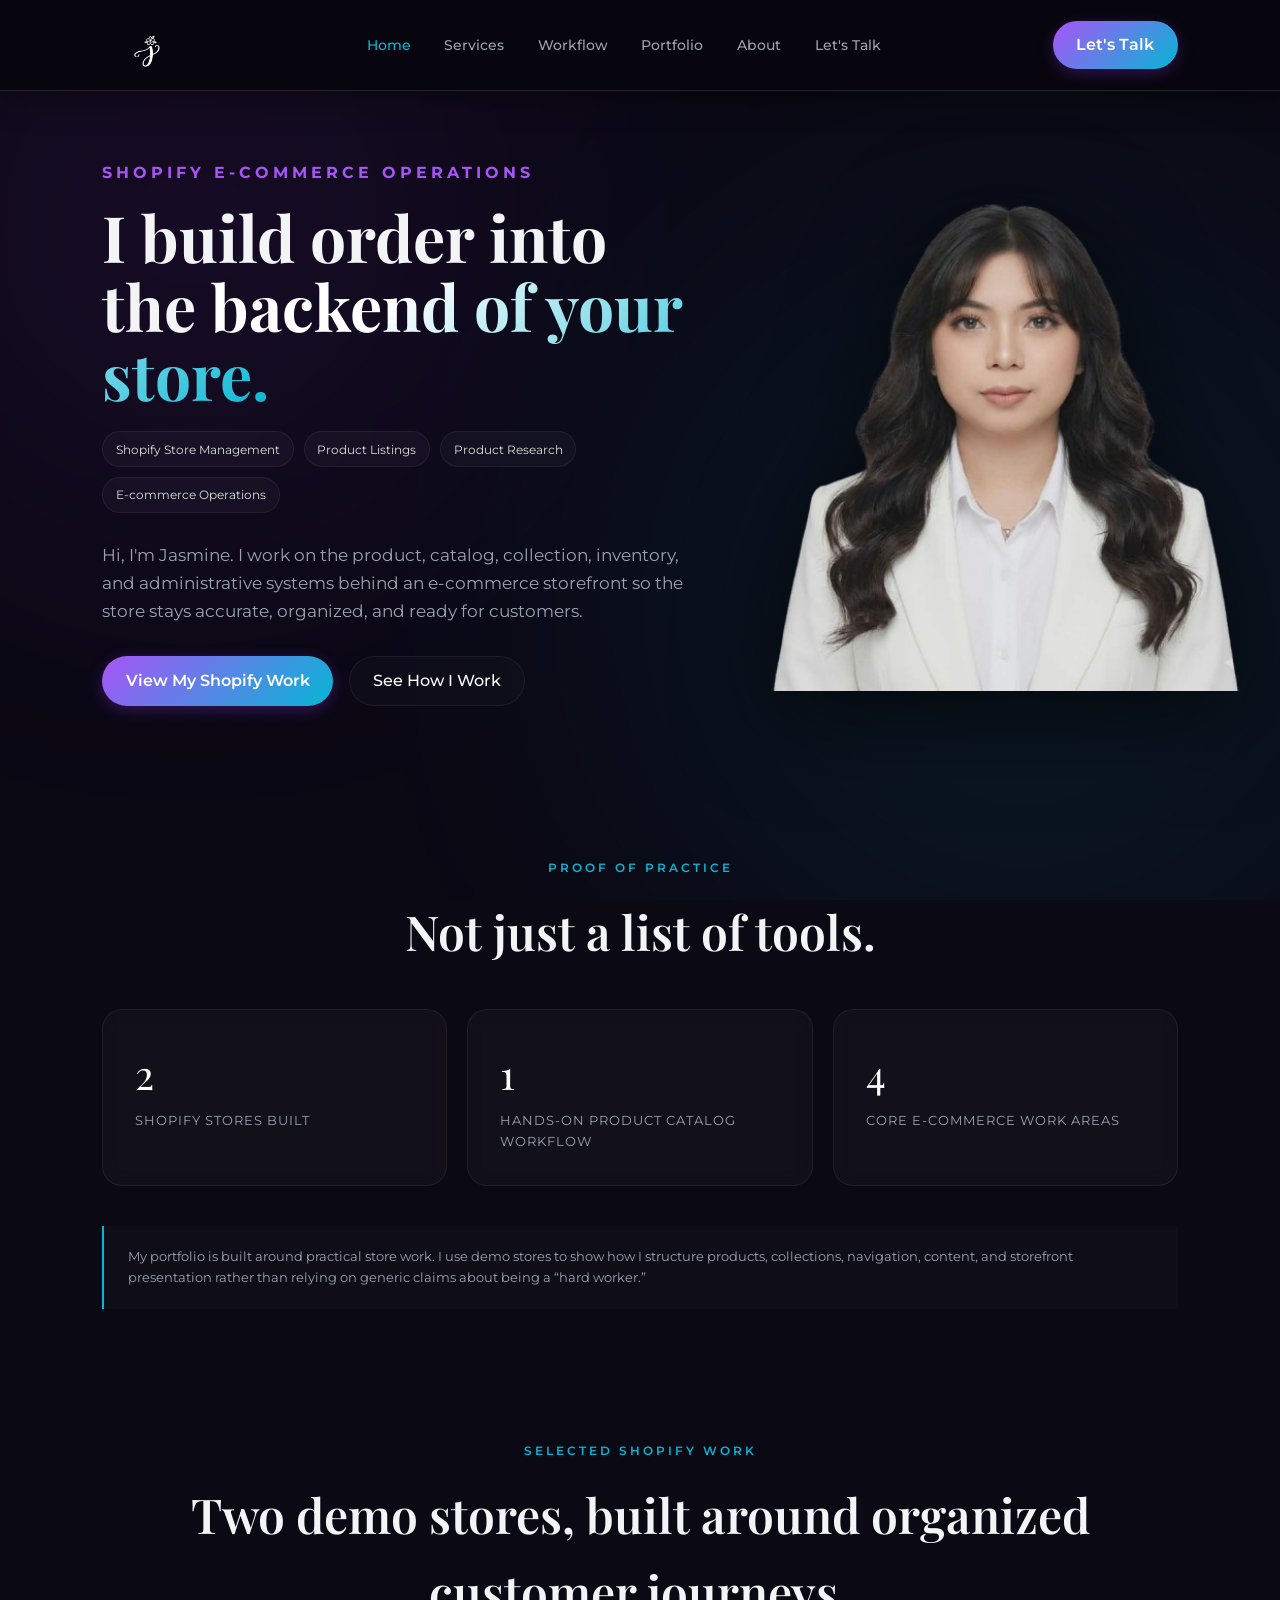
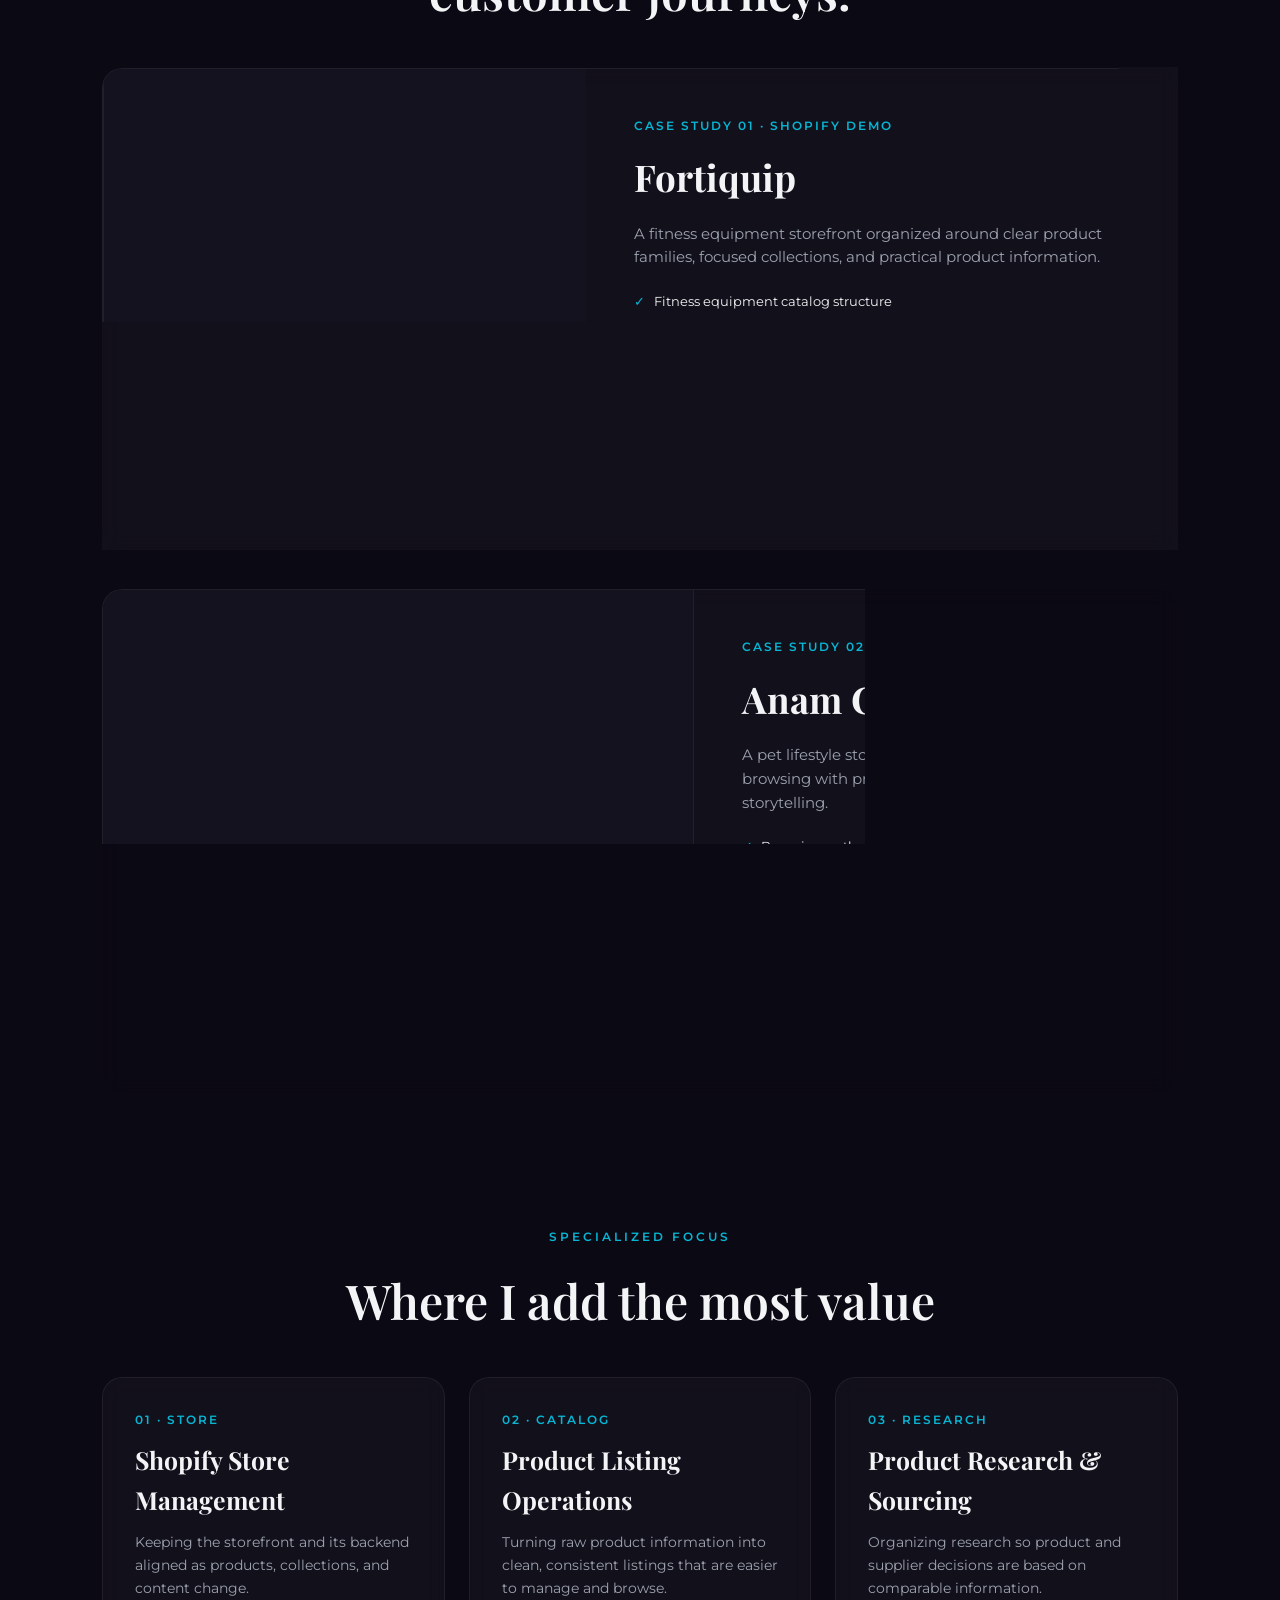
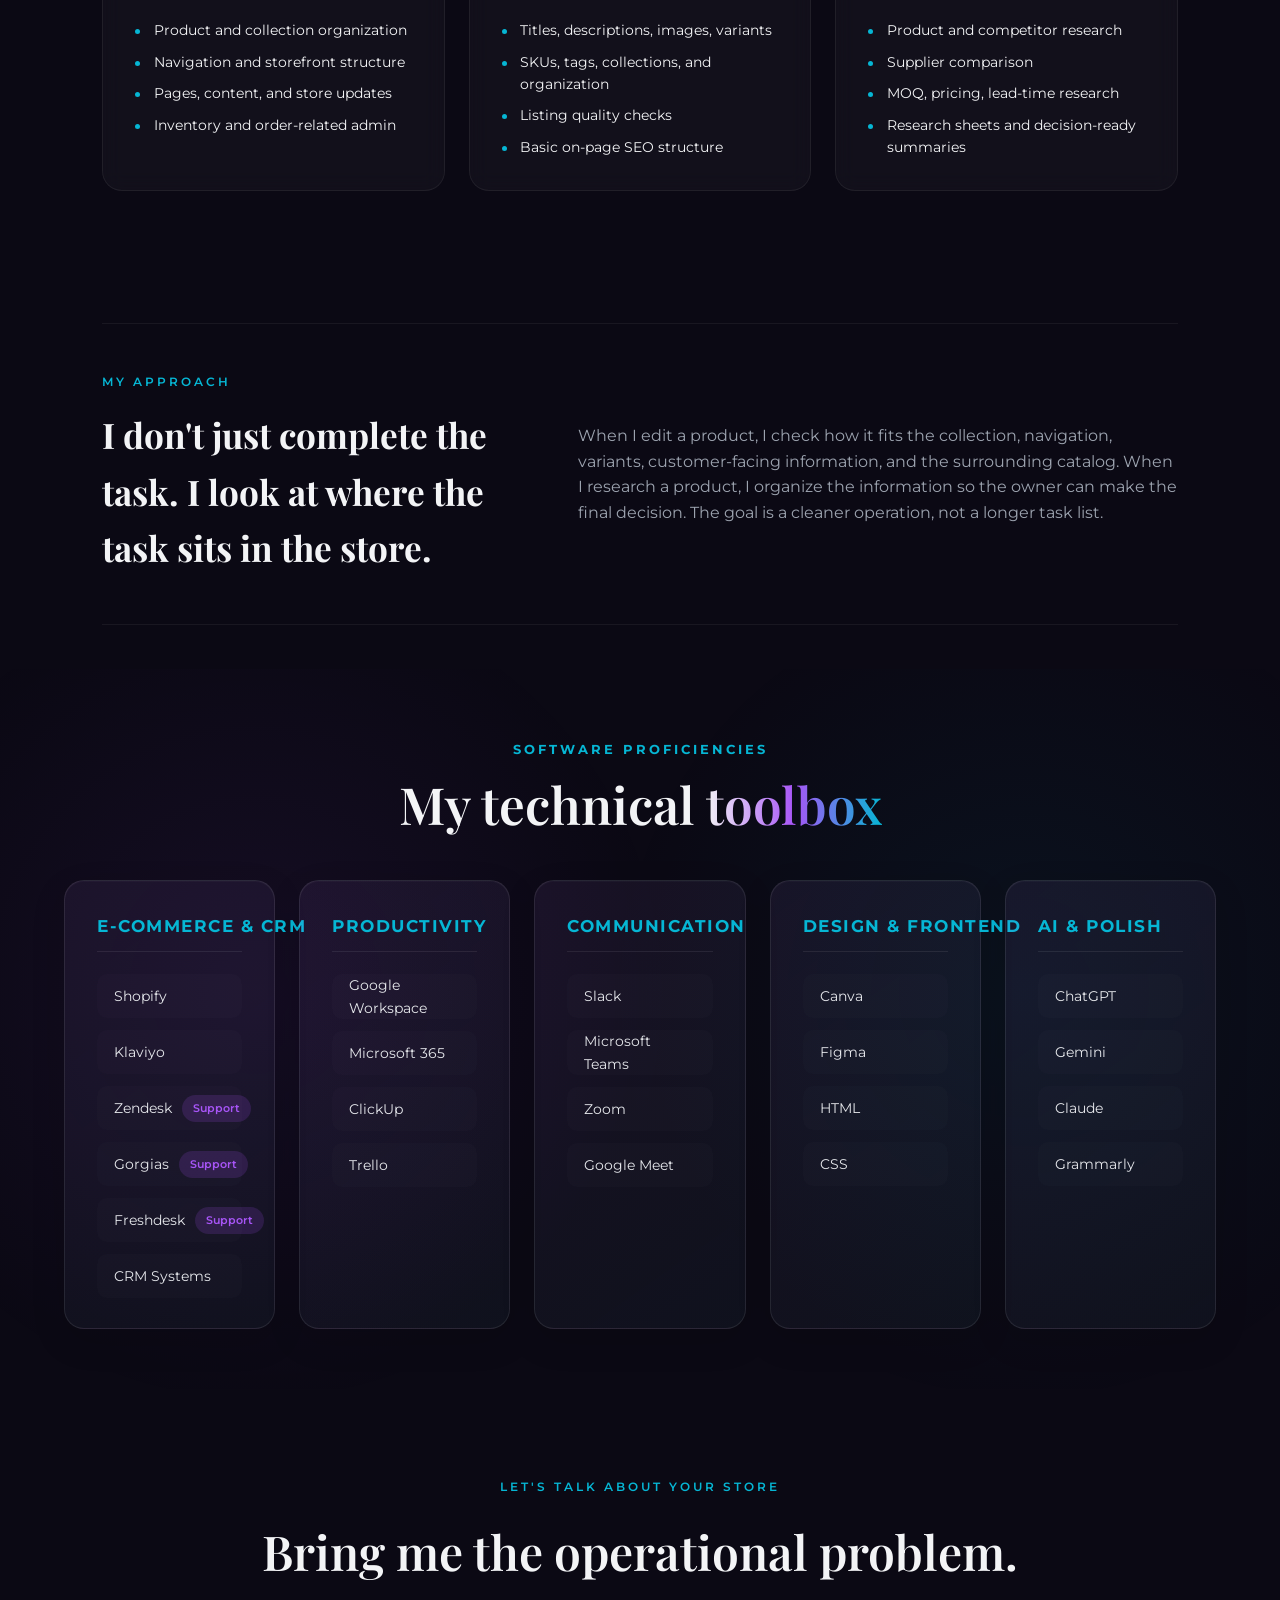
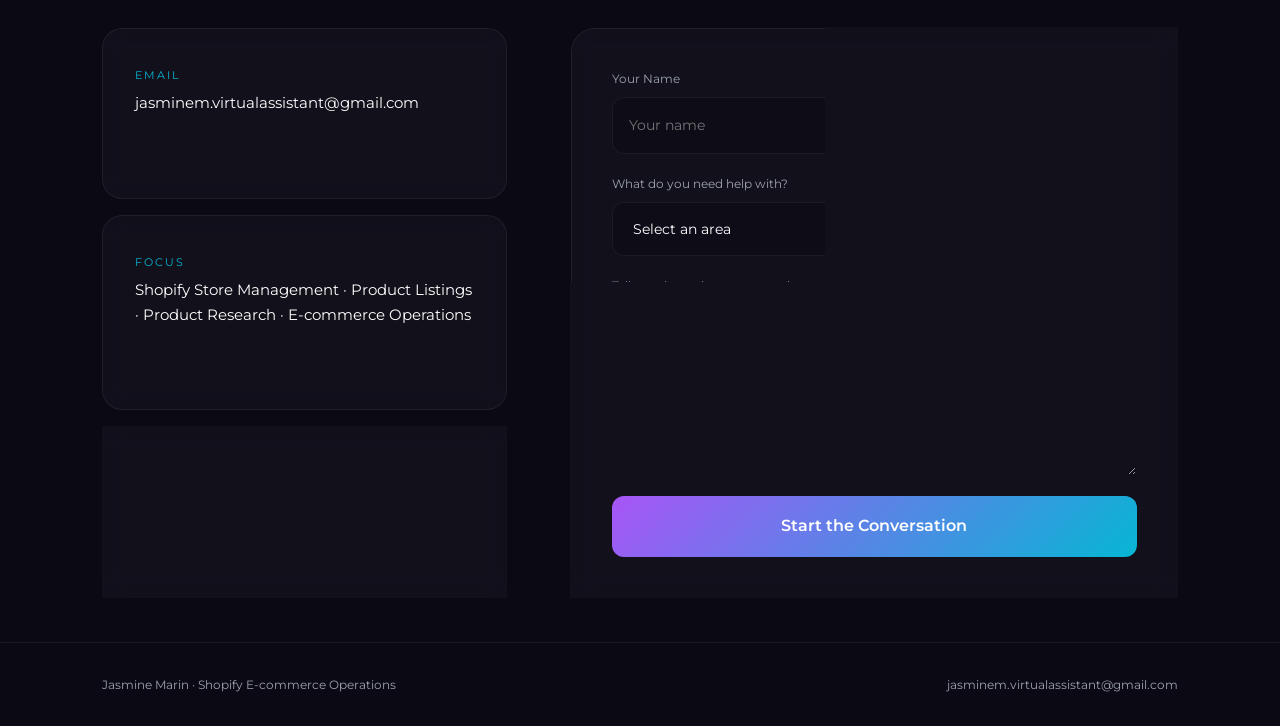
<file: index.html>
<!DOCTYPE html>
<html lang="en">
<head>
<meta charset="UTF-8">
<meta name="viewport" content="width=device-width, initial-scale=1.0">

<title>Jasmine Marin | Shopify E-commerce Operations</title>

<meta name="description" content="Jasmine Marin specializes in Shopify store management, product listings, product research and e-commerce operations.">

<link rel="stylesheet" href="style.css">

<link rel="icon" type="image/png" href="image/jasmine-logo.png">

</head>
<body data-page="home">
<div class="ambient-bg"><div class="blur-blob blob-1"></div><div class="blur-blob blob-2"></div></div>

<header>
    <a href="index.html" class="logo" aria-label="Jasmine Marin home">
        <img src="image/jasmine-logo.png" alt="Jasmine Marin logo" class="logo-img">
    </a>

    <button class="mobile-menu-btn" type="button" aria-label="Open navigation" aria-controls="menu" aria-expanded="false">
        <span></span>
    </button>

    <nav id="menu" aria-label="Primary navigation">
        <a href="index.html" data-page="home">Home</a>
        <a href="services.html" data-page="services">Services</a>
        <a href="workflow.html" data-page="workflow">Workflow</a>
        <a href="portfolio.html" data-page="portfolio">Portfolio</a>
        <a href="about.html" data-page="about">About</a>
        <a href="index.html#contact">Let's Talk</a>
    </nav>

    <a class="btn-header" href="index.html#contact">Let's Talk</a>
</header>


<main>
<section class="page-hero">
    <div class="hero-grid">
        <div class="hero-content reveal">
            <h2>Shopify E-commerce Operations</h2>
            <h1>I build order into the <span class="gradient-text">backend of your store.</span></h1>
            <div class="eyebrow-line">
                <span>Shopify Store Management</span>
                <span>Product Listings</span>
                <span>Product Research</span>
                <span>E-commerce Operations</span>
            </div>
            <p class="lead">Hi, I'm Jasmine. I work on the product, catalog, collection, inventory, and administrative systems behind an e-commerce storefront so the store stays accurate, organized, and ready for customers.</p>
            <div class="hero-actions">
                <a class="btn-primary" href="portfolio.html">View My Shopify Work</a>
                <a class="btn-secondary" href="workflow.html">See How I Work</a>
            </div>
        </div>
        <div class="hero-image-wrapper reveal">
            <img src="image/jasmine.png" alt="Jasmine Marin" class="hero-profile-img">
        </div>
    </div>
</section>

<section class="reveal">
    <div class="section-tag">Proof of Practice</div>
    <h2 class="section-title">Not just a list of tools.</h2>
    <div class="proof-grid">
        <div class="proof-card"><div class="proof-number">2</div><div class="proof-label">Shopify stores built</div></div>
        <div class="proof-card"><div class="proof-number">1</div><div class="proof-label">Hands-on product catalog workflow</div></div>
        <div class="proof-card"><div class="proof-number">4</div><div class="proof-label">Core e-commerce work areas</div></div>
    </div>
    <p class="case-note">My portfolio is built around practical store work. I use demo stores to show how I structure products, collections, navigation, content, and storefront presentation rather than relying on generic claims about being a “hard worker.”</p>
</section>

<section class="reveal" id="selected-work">
    <div class="section-tag">Selected Shopify Work</div>
    <h2 class="section-title">Two demo stores, built around organized customer journeys.</h2>

    <div class="project-stack">

        <!-- FORTIQUIP -->
        <article class="project-card">
            <div class="project-card-inner">

                <div class="project-visual">
                    <div class="work-video-wrapper">

                        <!-- Fortiquip Google Drive video -->
                        <!-- Replace YOUR_FORTIQUIP_FILE_ID with the actual MP4 file ID -->
                        <iframe
                            src="https://drive.google.com/file/d/1SMSg3M3Y8QDPmfUCSavT9uzcEY2UhiBj/preview?autoplay=1"
                            allow="autoplay"
                            allowfullscreen
                            title="Fortiquip new version demo store walkthrough">
                        </iframe>

                    </div>
                </div>

                <div class="project-copy">
                    <span class="project-kicker">CASE STUDY 01 · SHOPIFY DEMO</span>

                    <h3>Fortiquip</h3>

                    <p>
                        A fitness equipment storefront organized around clear product families, focused collections, and practical product information.
                    </p>

                    <ul>
                        <li>Fitness equipment catalog structure</li>
                        <li>Collection paths and product discovery</li>
                        <li>Storefront merchandising and support content</li>
                    </ul>

                    <a class="btn-primary" href="portfolio.html#fortiquip">
                        View Full Project
                    </a>

                    <div class="project-meta">
                        <span>Fitness Equipment</span>
                        <span>Catalog Architecture</span>
                    </div>
                </div>

            </div>
        </article>


        <!-- ANAM CARA PETS CO. -->
        <article class="project-card reverse">
            <div class="project-card-inner">

                <div class="project-visual">
                    <div class="work-video-wrapper">

                        <!-- Anam Cara Pets Co. Google Drive video -->
                        <iframe
                            src="https://drive.google.com/file/d/1yKWBoZYmveKpacjhf3UpW4vcca1lgZLX/preview?autoplay=1"
                            allow="autoplay"
                            allowfullscreen
                            title="Anam Cara Pets Co. demo store walkthrough">
                        </iframe>

                    </div>
                </div>

                <div class="project-copy">
                    <span class="project-kicker">CASE STUDY 02 · SHOPIFY DEMO</span>

                    <h3>Anam Cara Pets Co.</h3>

                    <p>
                        A pet lifestyle store that connects companion-based browsing with product-type collections and brand storytelling.
                    </p>

                    <ul>
                        <li>Browsing paths for cats, dogs, and small pets</li>
                        <li>Product taxonomy and collection structure</li>
                        <li>Brand, journal, and customer-support pages</li>
                    </ul>

                    <a class="btn-primary" href="portfolio.html#anam-cara">
                        View Full Project
                    </a>

                    <div class="project-meta">
                        <span>Pet Lifestyle</span>
                        <span>Store Architecture</span>
                    </div>
                </div>

            </div>
        </article>

    </div>
</section>

<section class="reveal">
    <div class="section-tag">Specialized Focus</div>
    <h2 class="section-title">Where I add the most value</h2>
    <div class="focus-grid">
        <article class="focus-card">
            <div class="card-index">01 · STORE</div>
            <h3>Shopify Store Management</h3>
            <p>Keeping the storefront and its backend aligned as products, collections, and content change.</p>
            <ul>
                <li>Product and collection organization</li>
                <li>Navigation and storefront structure</li>
                <li>Pages, content, and store updates</li>
                <li>Inventory and order-related admin</li>
            </ul>
        </article>
        <article class="focus-card">
            <div class="card-index">02 · CATALOG</div>
            <h3>Product Listing Operations</h3>
            <p>Turning raw product information into clean, consistent listings that are easier to manage and browse.</p>
            <ul>
                <li>Titles, descriptions, images, variants</li>
                <li>SKUs, tags, collections, and organization</li>
                <li>Listing quality checks</li>
                <li>Basic on-page SEO structure</li>
            </ul>
        </article>
        <article class="focus-card">
            <div class="card-index">03 · RESEARCH</div>
            <h3>Product Research & Sourcing</h3>
            <p>Organizing research so product and supplier decisions are based on comparable information.</p>
            <ul>
                <li>Product and competitor research</li>
                <li>Supplier comparison</li>
                <li>MOQ, pricing, lead-time research</li>
                <li>Research sheets and decision-ready summaries</li>
            </ul>
        </article>
    </div>
</section>

<section class="reveal">
    <div class="expertise-band">
        <div>
            <div class="section-tag" style="text-align:left">My Approach</div>
            <h3>I don't just complete the task. I look at where the task sits in the store.</h3>
        </div>
        <p>When I edit a product, I check how it fits the collection, navigation, variants, customer-facing information, and the surrounding catalog. When I research a product, I organize the information so the owner can make the final decision. The goal is a cleaner operation, not a longer task list.</p>
    </div>
</section>

<section class="toolbox-section" id="toolbox">
  <div class="section-heading">
    <span class="eyebrow">SOFTWARE PROFICIENCIES</span>

    <h2>
      My technical <span>toolbox</span>
    </h2>
  </div>

  <div class="toolbox-grid">

    <!-- E-COMMERCE & CRM -->
    <div class="toolbox-card">
      <h3>E-COMMERCE &amp; CRM</h3>

      <div class="tool-item">
        <span>Shopify</span>
      </div>

      <div class="tool-item">
        <span>Klaviyo</span>
      </div>

      <div class="tool-item tool-with-badge">
        <span>Zendesk</span>
        <span class="tool-badge">Support</span>
      </div>

      <div class="tool-item tool-with-badge">
        <span>Gorgias</span>
        <span class="tool-badge">Support</span>
      </div>

      <div class="tool-item tool-with-badge">
        <span>Freshdesk</span>
        <span class="tool-badge">Support</span>
      </div>

      <div class="tool-item">
        <span>CRM Systems</span>
      </div>
    </div>


    <!-- PRODUCTIVITY -->
    <div class="toolbox-card">
      <h3>PRODUCTIVITY</h3>

      <div class="tool-item">
        <span>Google Workspace</span>
      </div>

      <div class="tool-item">
        <span>Microsoft 365</span>
      </div>

      <div class="tool-item">
        <span>ClickUp</span>
      </div>

      <div class="tool-item">
        <span>Trello</span>
      </div>
    </div>


    <!-- COMMUNICATION -->
    <div class="toolbox-card">
      <h3>COMMUNICATION</h3>

      <div class="tool-item">
        <span>Slack</span>
      </div>

      <div class="tool-item">
        <span>Microsoft Teams</span>
      </div>

      <div class="tool-item">
        <span>Zoom</span>
      </div>

      <div class="tool-item">
        <span>Google Meet</span>
      </div>
    </div>


    <!-- DESIGN & FRONTEND -->
    <div class="toolbox-card">
      <h3>DESIGN &amp; FRONTEND</h3>

      <div class="tool-item">
        <span>Canva</span>
      </div>

      <div class="tool-item">
        <span>Figma</span>
      </div>

      <div class="tool-item">
        <span>HTML</span>
      </div>

      <div class="tool-item">
        <span>CSS</span>
      </div>
    </div>


    <!-- AI & POLISH -->
    <div class="toolbox-card">
      <h3>AI &amp; POLISH</h3>

      <div class="tool-item">
        <span>ChatGPT</span>
      </div>

      <div class="tool-item">
        <span>Gemini</span>
      </div>

      <div class="tool-item">
        <span>Claude</span>
      </div>

      <div class="tool-item">
        <span>Grammarly</span>
      </div>
    </div>

  </div>
</section>

<section id="contact" class="reveal">
    <div class="section-tag">Let's Talk About Your Store</div>
    <h2 class="section-title">Bring me the operational problem.</h2>
    <div class="contact-grid">
        <div class="contact-info-panel">
            <div class="contact-card"><label>Email</label><p>jasminem.virtualassistant@gmail.com</p></div>
            <div class="contact-card"><label>Focus</label><p>Shopify Store Management · Product Listings · Product Research · E-commerce Operations</p></div>
            <div class="contact-card"><label>Location</label><p>Laguna, Philippines · Remote</p></div>
        </div>
        <form action="https://formspree.io/f/xwvgepog" method="POST">
            <div class="form-row">
                <div class="input-group"><label>Your Name</label><input type="text" name="name" placeholder="Your name" required></div>
                <div class="input-group"><label>Your Email</label><input type="email" name="email" placeholder="you@yourbrand.com" required></div>
            </div>
            <div class="input-group">
                <label>What do you need help with?</label>
                <select name="service" required>
                    <option value="">Select an area</option>
                    <option>Shopify Store Management</option>
                    <option>Product Listing & Catalog</option>
                    <option>Product Research & Sourcing</option>
                    <option>Inventory & Order Operations</option>
                    <option>E-commerce Administrative Support</option>
                </select>
            </div>
            <div class="input-group"><label>Tell me about the store or task</label><textarea rows="6" name="message" placeholder="What is currently taking too much time, creating errors, or needing better organization?" required></textarea></div>
            <button type="submit">Start the Conversation</button>
        </form>
    </div>
</section>
</main>


<footer>
    <span>Jasmine Marin · Shopify E-commerce Operations</span>
    <a href="mailto:jasminem.virtualassistant@gmail.com">jasminem.virtualassistant@gmail.com</a>
</footer>

<script src="script.js"></script>
</body>
</html>
</file>
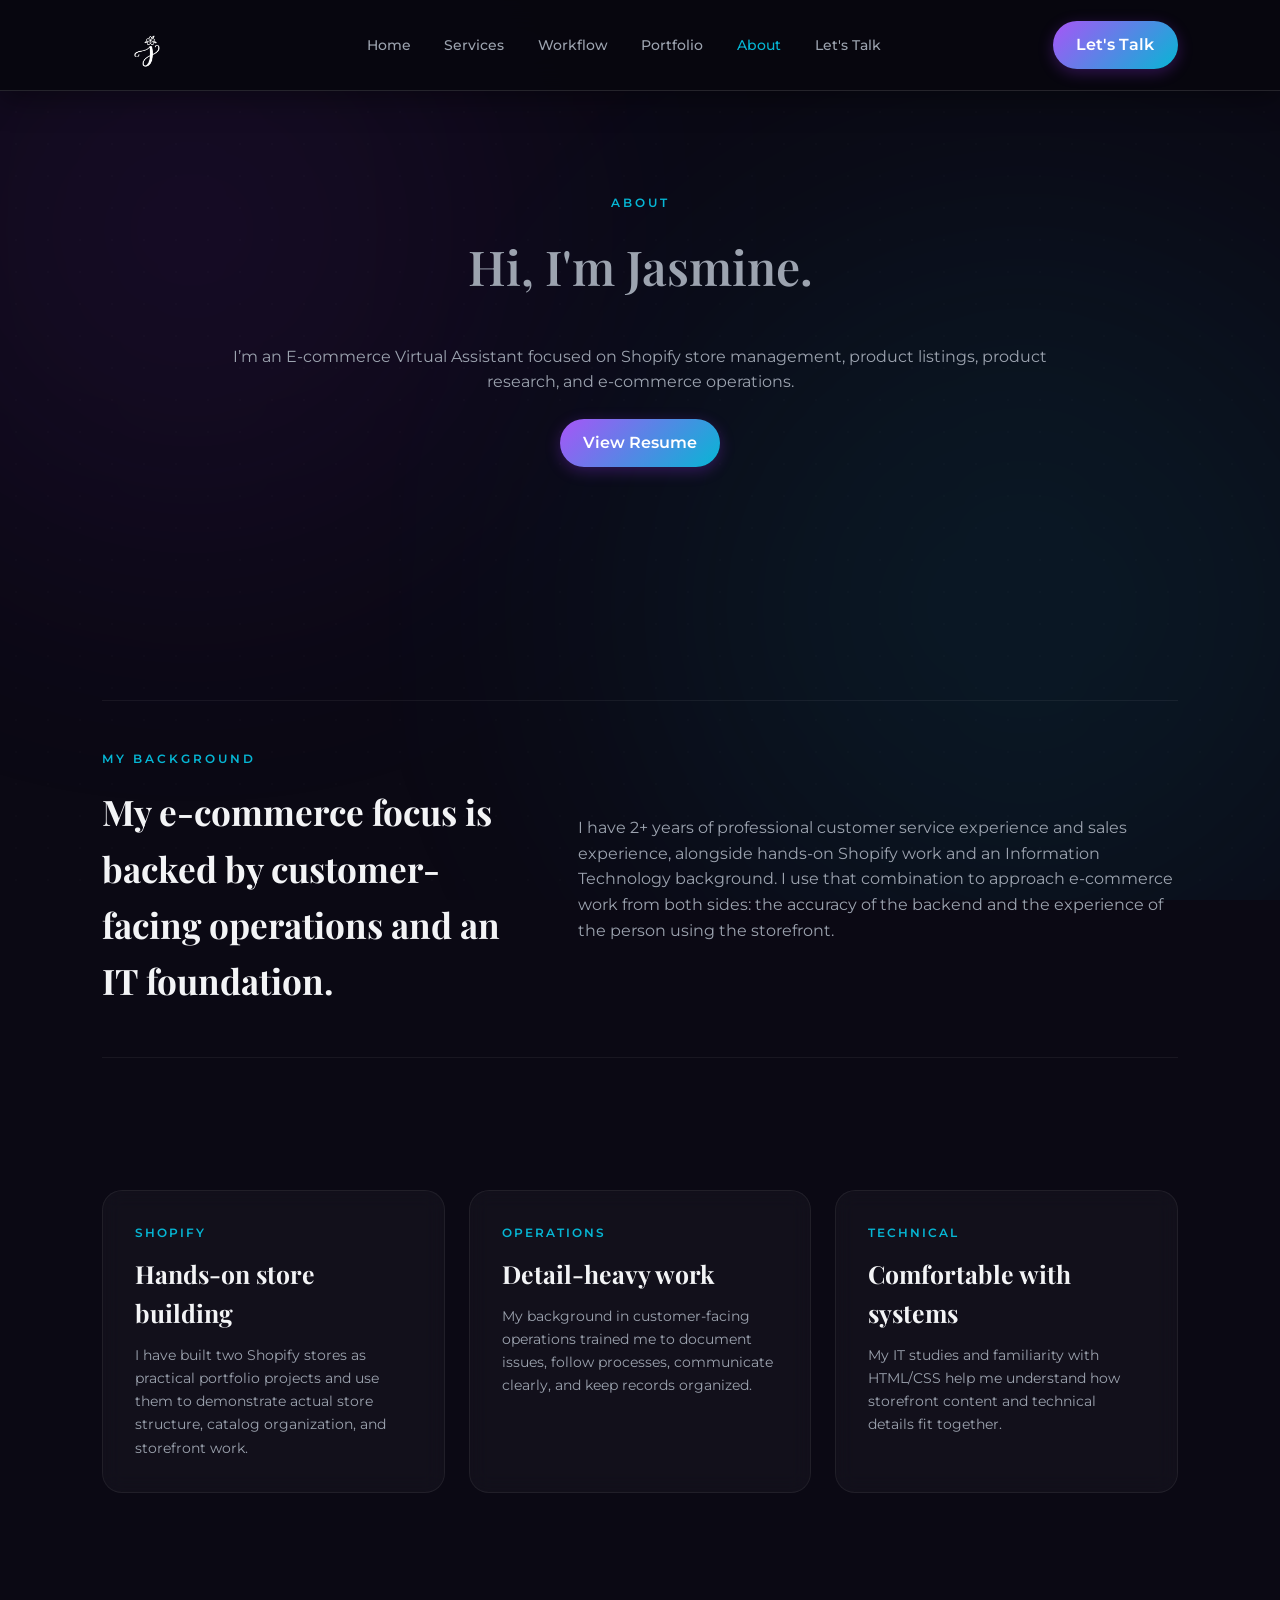
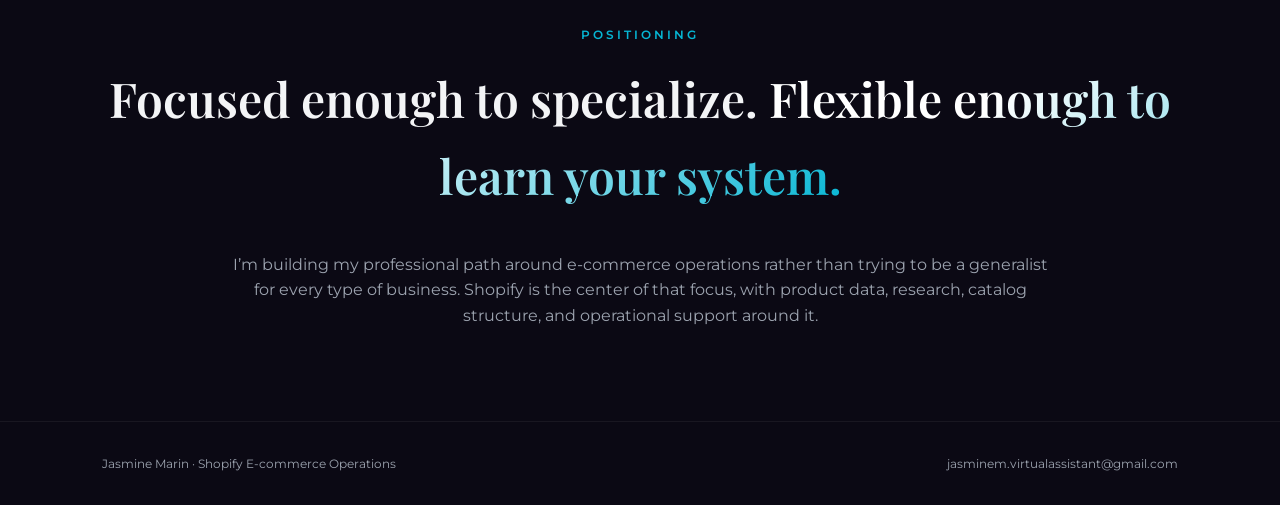
<file: about.html>
<!DOCTYPE html>
<html lang="en">
<head>
<meta charset="UTF-8">
<meta name="viewport" content="width=device-width, initial-scale=1.0">

<title>Jasmine Marin | Shopify E-commerce Operations</title>

<meta name="description" content="Jasmine Marin specializes in Shopify store management, product listings, product research and e-commerce operations.">

<link rel="stylesheet" href="style.css">

<link rel="icon" type="image/png" href="image/jasmine-logo.png">

</head>
<body data-page="about">
<div class="ambient-bg"><div class="blur-blob blob-1"></div><div class="blur-blob blob-2"></div></div>

<header>
    <a href="index.html" class="logo" aria-label="Jasmine Marin home">
        <img src="image/jasmine-logo.png" alt="Jasmine Marin logo" class="logo-img">
    </a>

    <button class="mobile-menu-btn" type="button" aria-label="Open navigation" aria-controls="menu" aria-expanded="false">
        <span></span>
    </button>

    <nav id="menu" aria-label="Primary navigation">
        <a href="index.html" data-page="home">Home</a>
        <a href="services.html" data-page="services">Services</a>
        <a href="workflow.html" data-page="workflow">Workflow</a>
        <a href="portfolio.html" data-page="portfolio">Portfolio</a>
        <a href="about.html" data-page="about">About</a>
        <a href="index.html#contact">Let's Talk</a>
    </nav>

    <a class="btn-header" href="index.html#contact">Let's Talk</a>
</header>


<main>
<section class="page-hero">
    <div class="page-intro reveal">
        <div class="section-tag">About</div>
        <h1 class="section-title">Hi, I'm Jasmine.</h1>
        <p>I’m an E-commerce Virtual Assistant focused on Shopify store management, product listings, product research, and e-commerce operations.</p>
        <div class="hero-actions resume-entry-actions">
            <a class="btn-primary" href="resume.html">View Resume</a>
        </div>
    </div>
</section>

<section class="reveal">
    <div class="expertise-band">
        <div>
            <div class="section-tag" style="text-align:left">My Background</div>
            <h3>My e-commerce focus is backed by customer-facing operations and an IT foundation.</h3>
        </div>
        <p>I have 2+ years of professional customer service experience and sales experience, alongside hands-on Shopify work and an Information Technology background. I use that combination to approach e-commerce work from both sides: the accuracy of the backend and the experience of the person using the storefront.</p>
    </div>
</section>

<section class="reveal">
    <div class="focus-grid">
        <article class="focus-card"><div class="card-index">SHOPIFY</div><h3>Hands-on store building</h3><p>I have built two Shopify stores as practical portfolio projects and use them to demonstrate actual store structure, catalog organization, and storefront work.</p></article>
        <article class="focus-card"><div class="card-index">OPERATIONS</div><h3>Detail-heavy work</h3><p>My background in customer-facing operations trained me to document issues, follow processes, communicate clearly, and keep records organized.</p></article>
        <article class="focus-card"><div class="card-index">TECHNICAL</div><h3>Comfortable with systems</h3><p>My IT studies and familiarity with HTML/CSS help me understand how storefront content and technical details fit together.</p></article>
    </div>
</section>

<section class="reveal">
    <div class="section-tag">Positioning</div>
    <h2 class="section-title">Focused enough to specialize. <span class="gradient-text">Flexible enough to learn your system.</span></h2>
    <p class="page-intro">I’m building my professional path around e-commerce operations rather than trying to be a generalist for every type of business. Shopify is the center of that focus, with product data, research, catalog structure, and operational support around it.</p>
</section>
</main>


<footer>
    <span>Jasmine Marin · Shopify E-commerce Operations</span>
    <a href="mailto:jasminem.virtualassistant@gmail.com">jasminem.virtualassistant@gmail.com</a>
</footer>

<script src="script.js"></script>
</body>
</html>
</file>
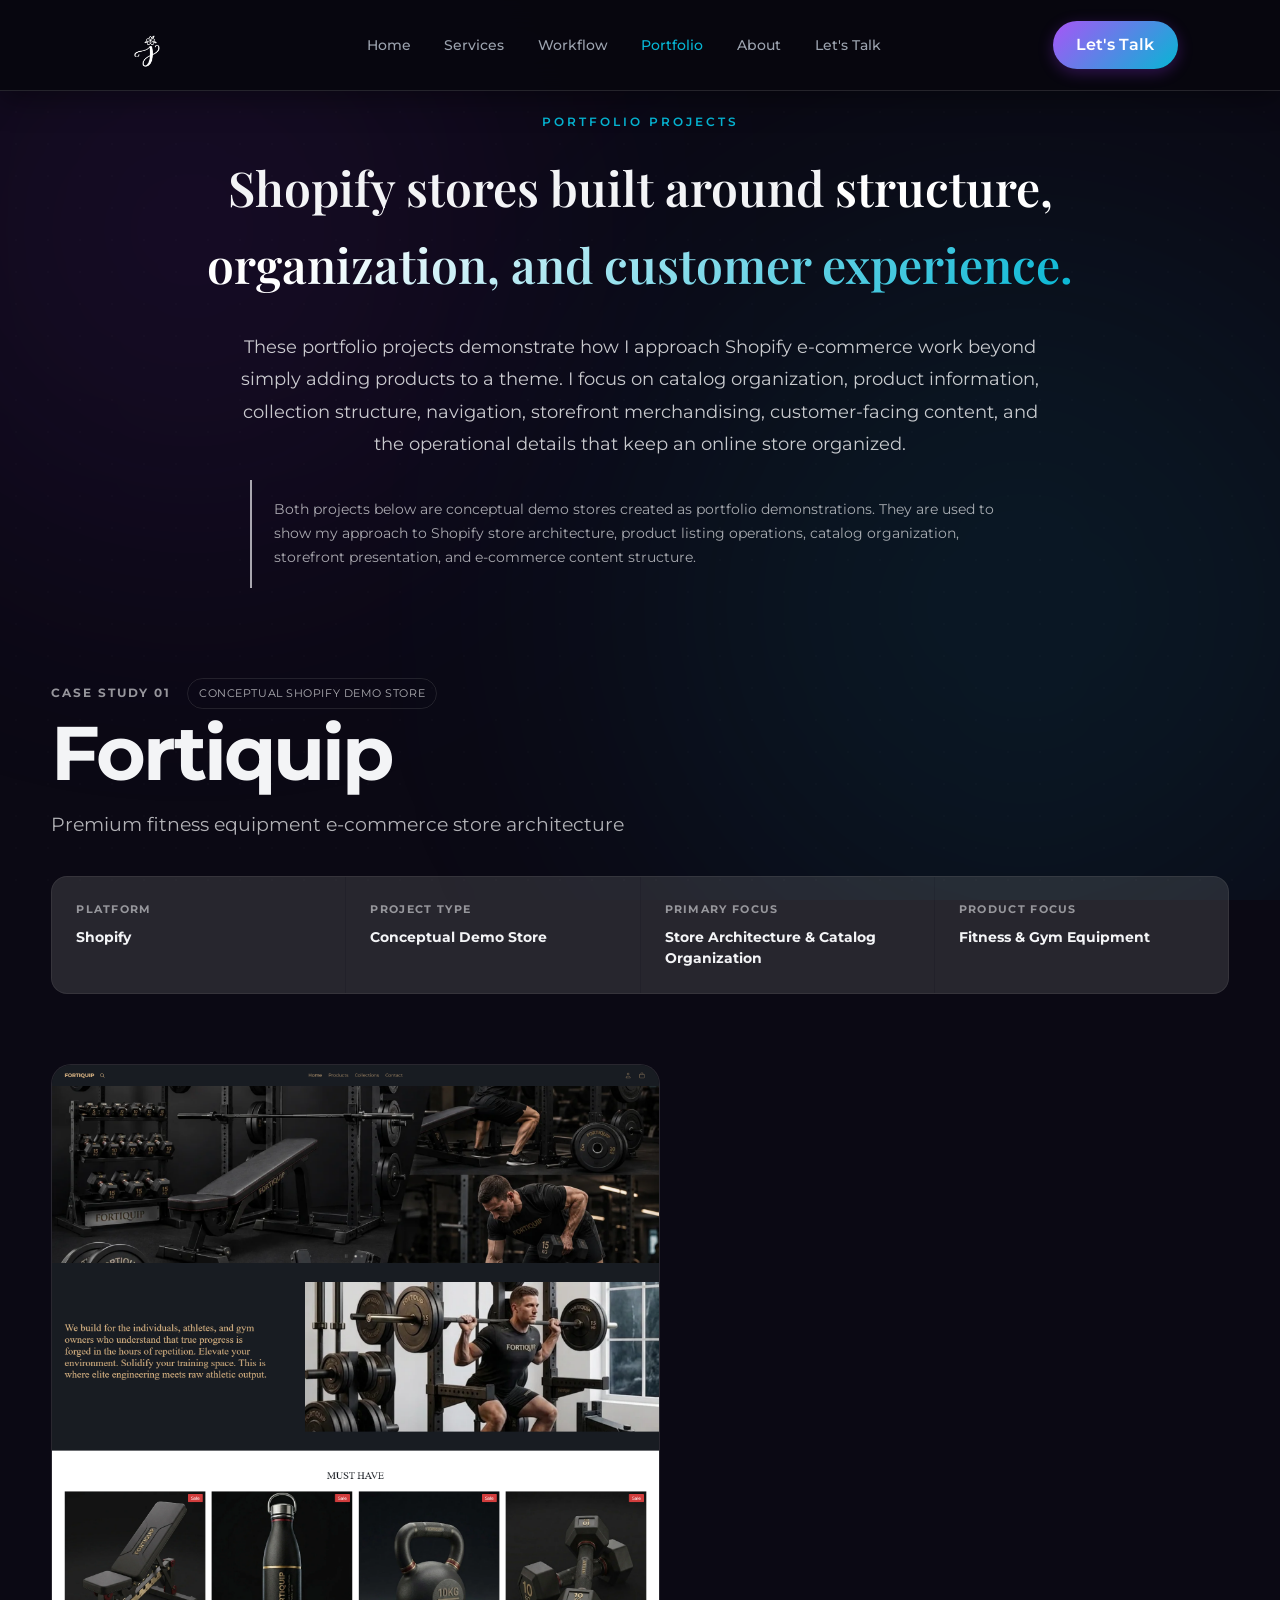
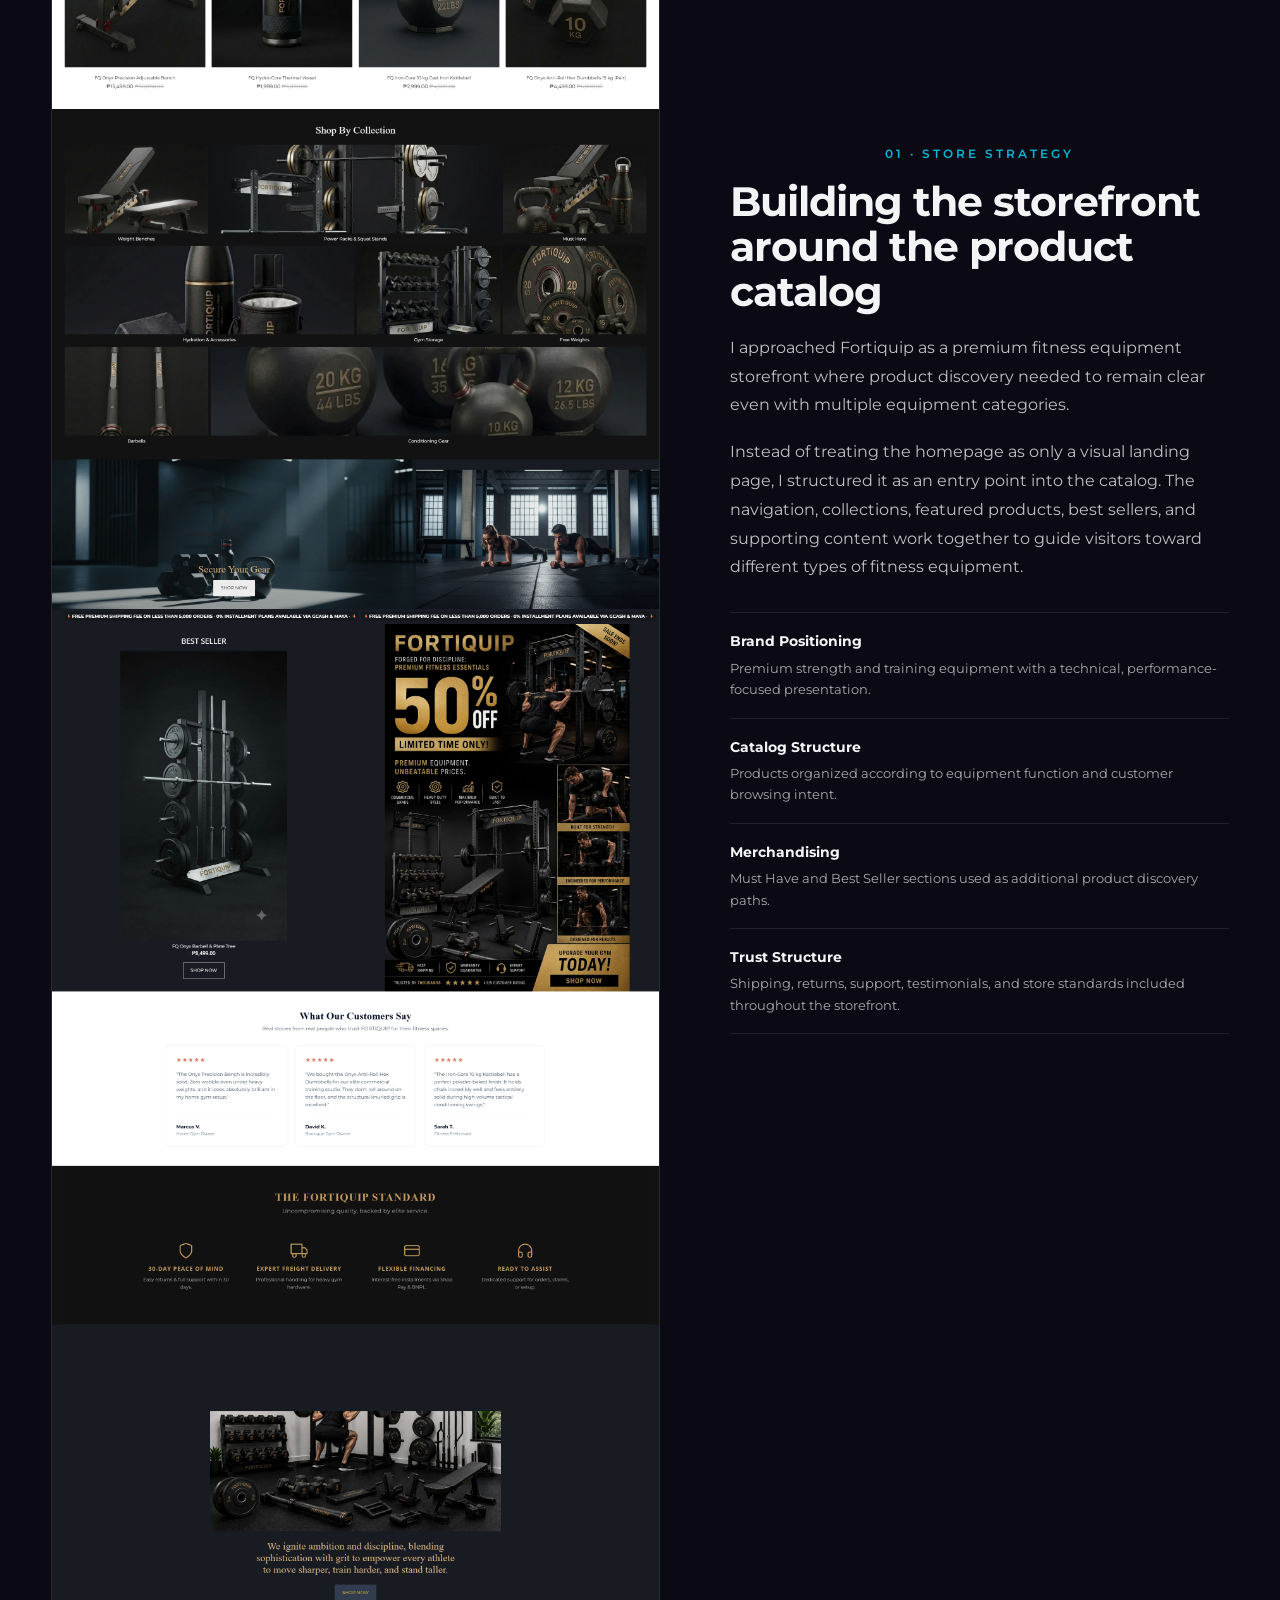
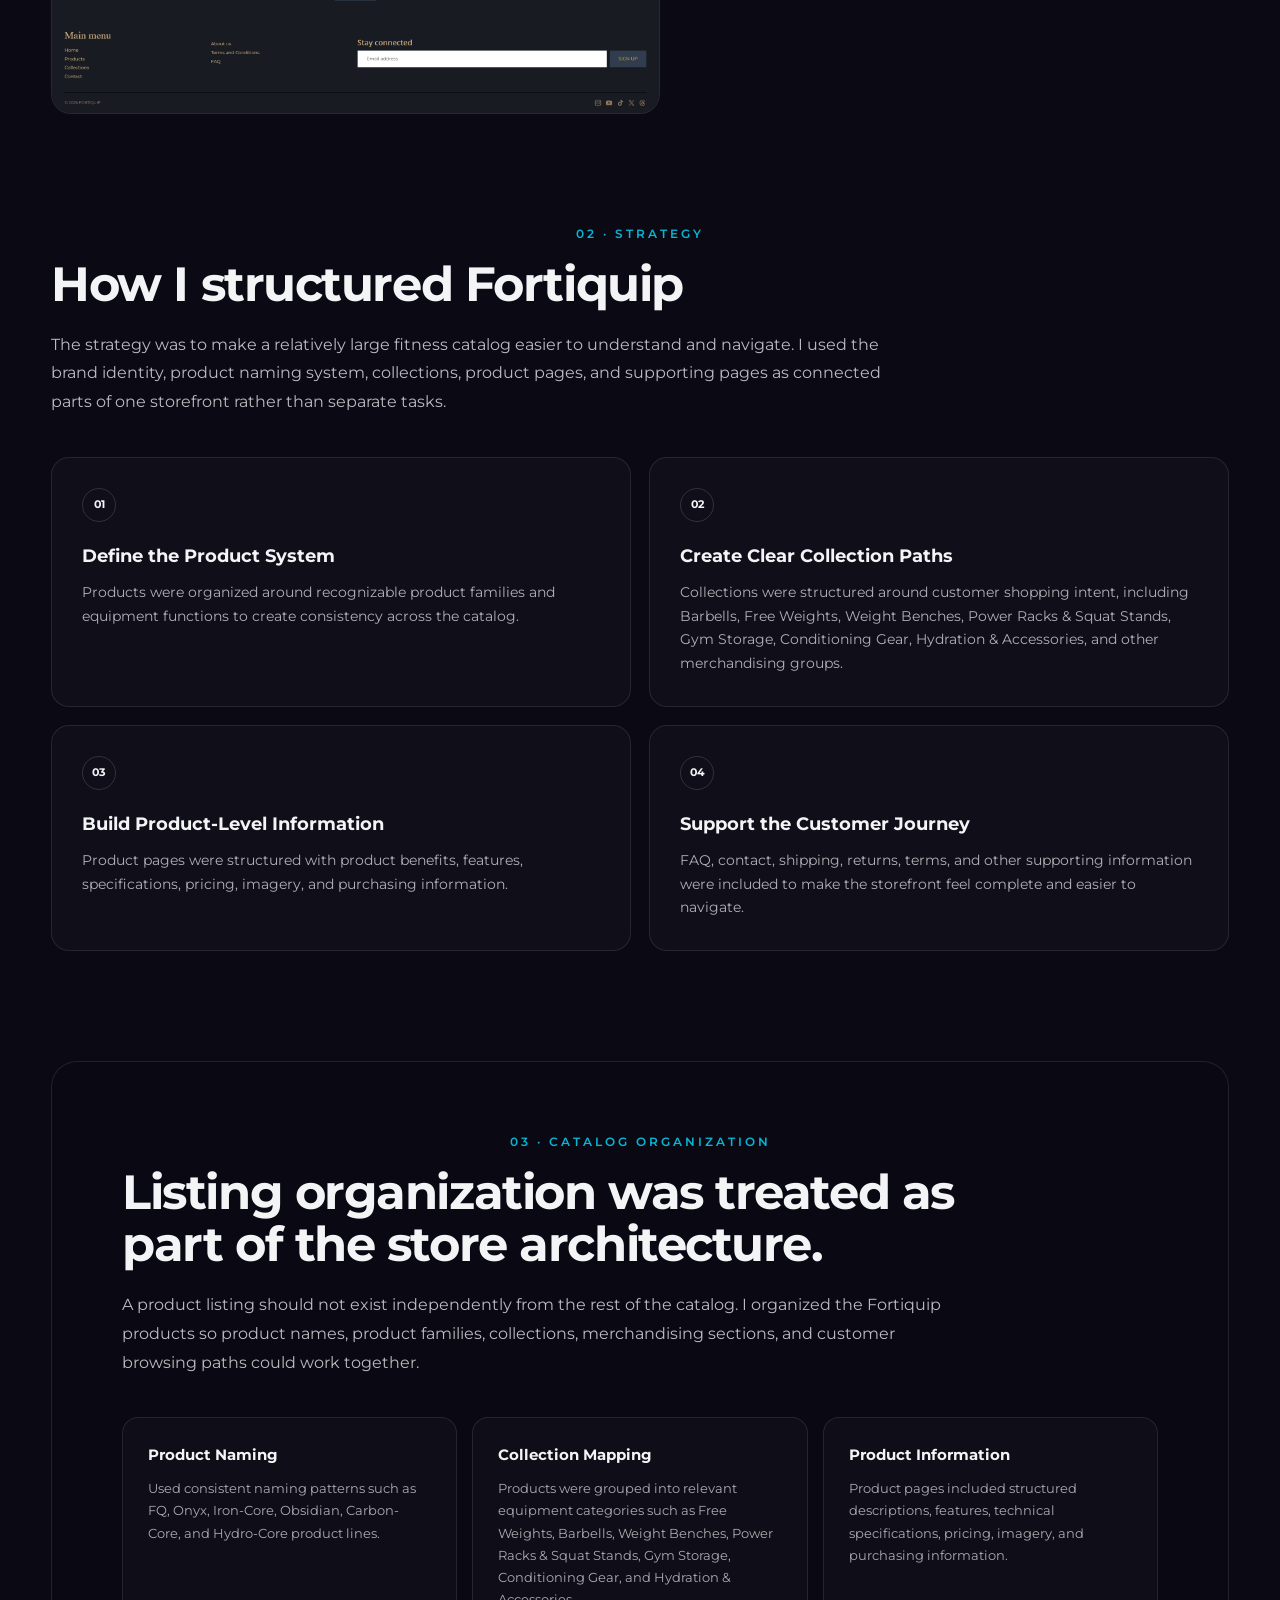
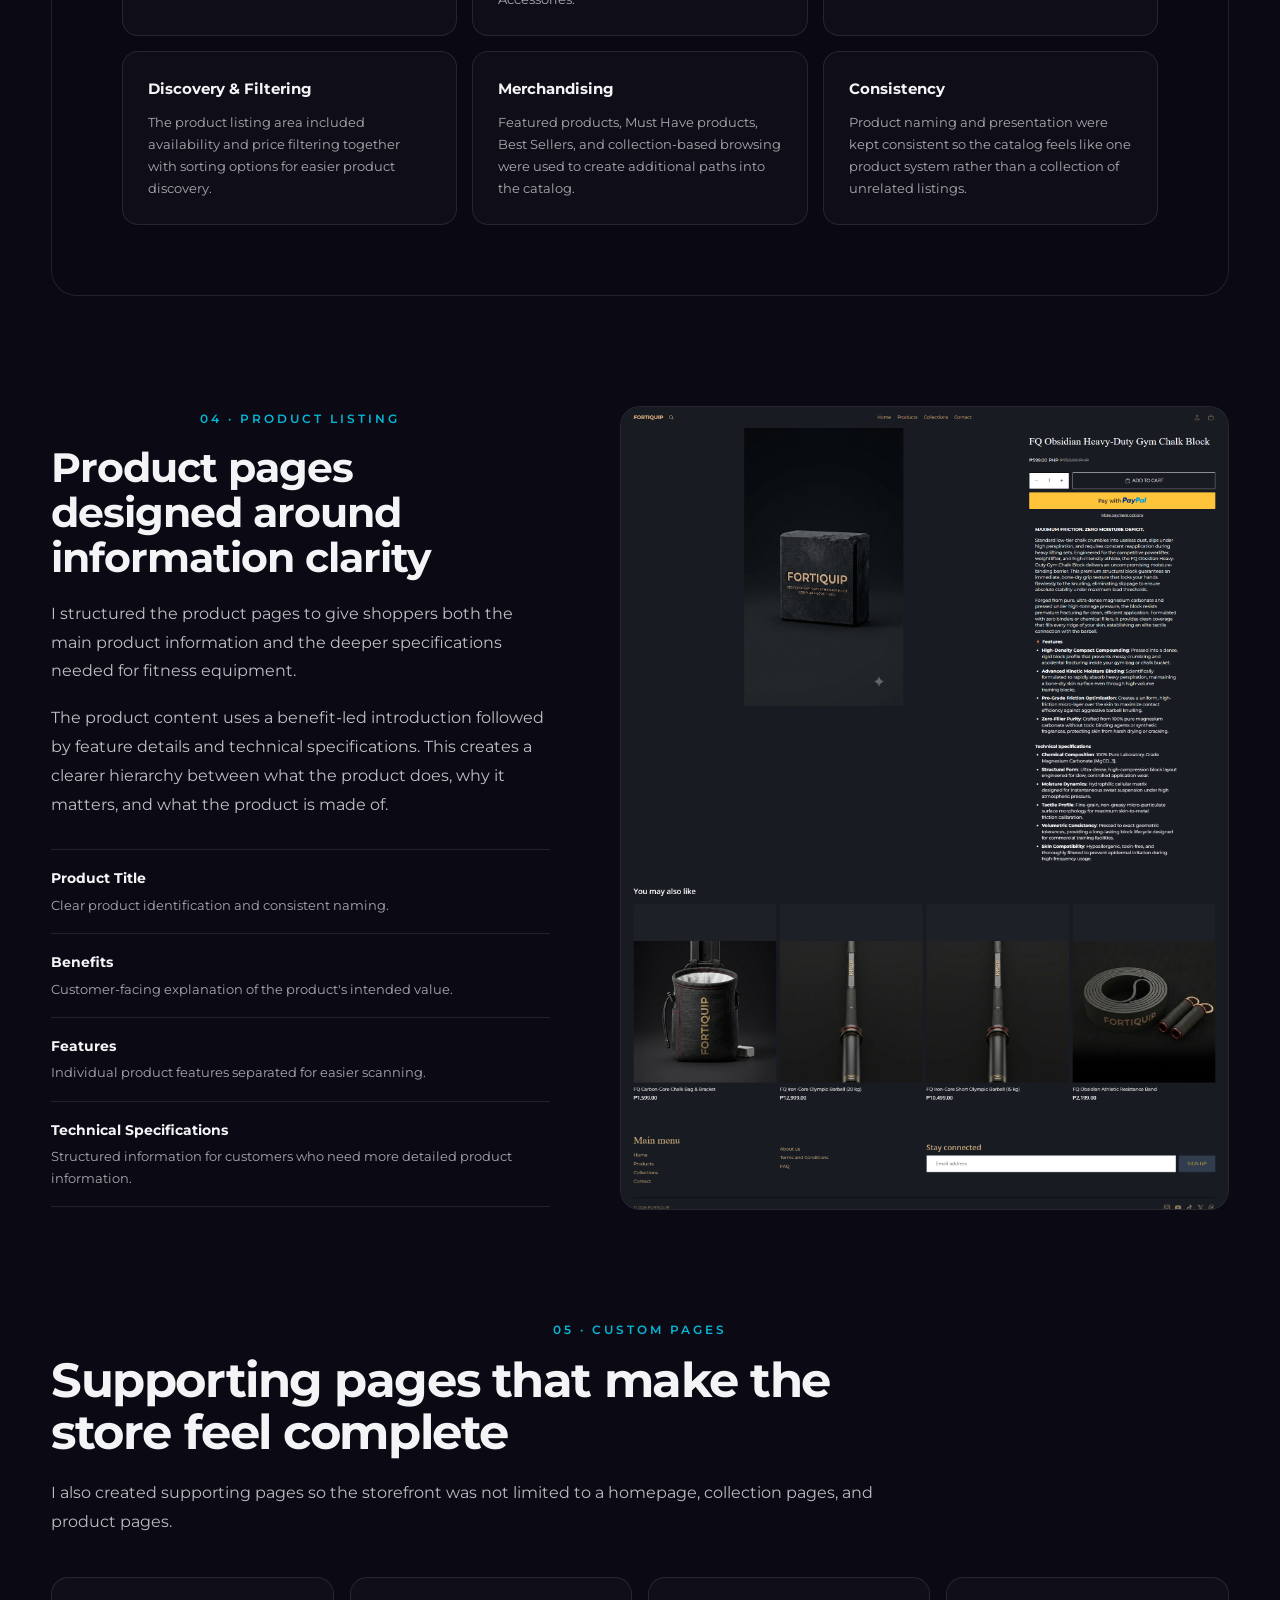
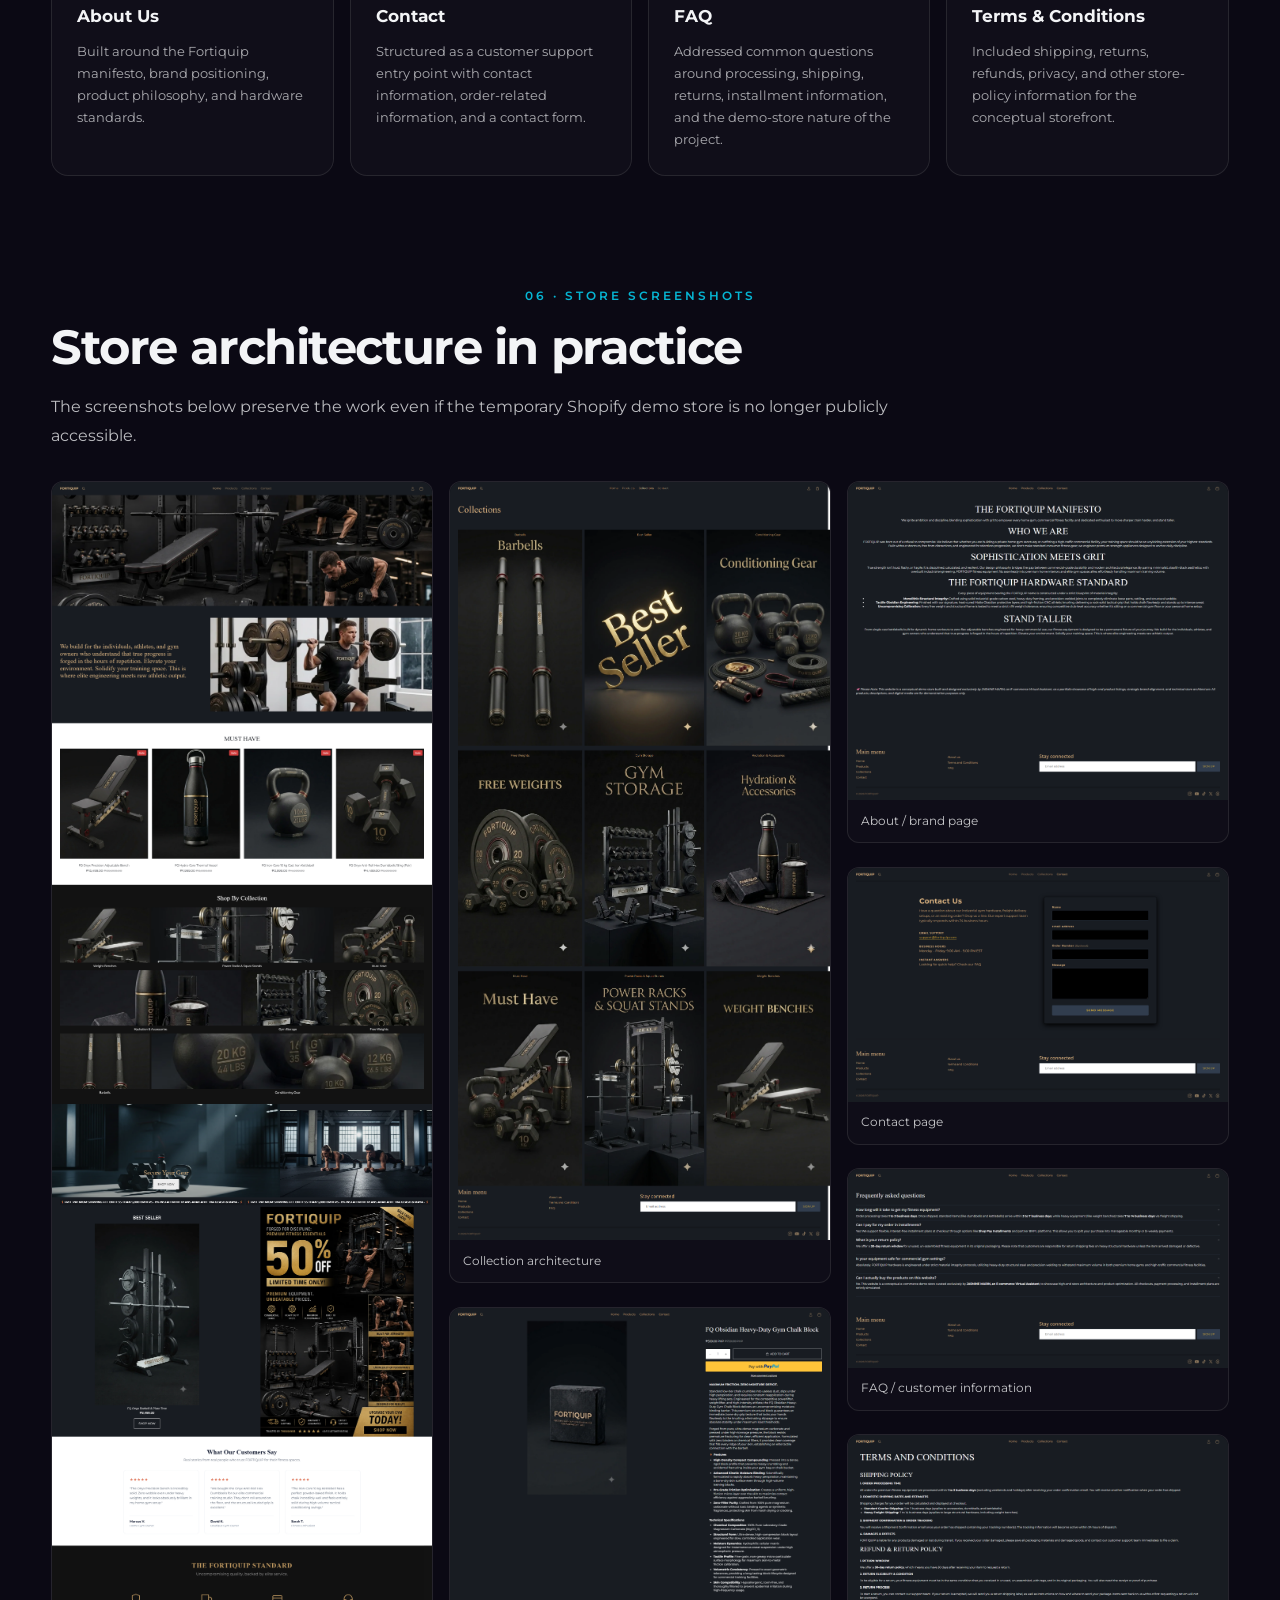
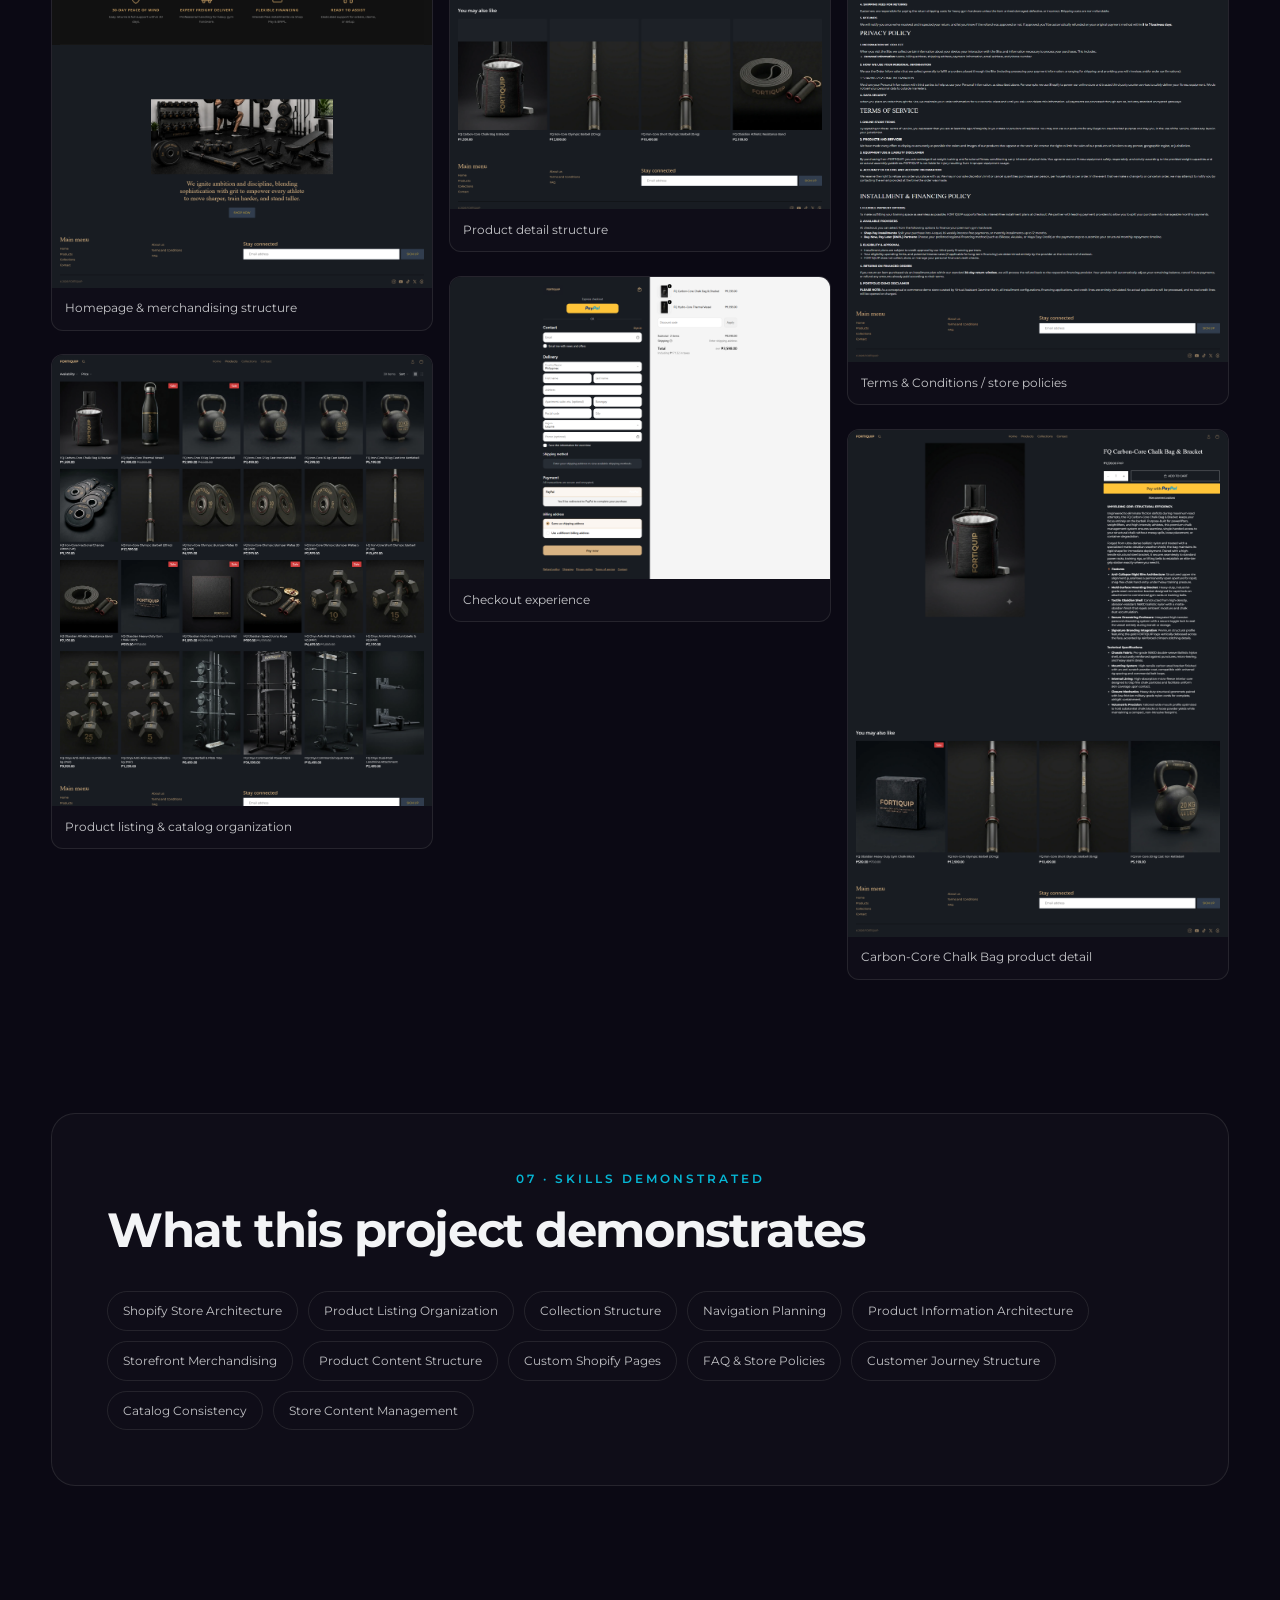
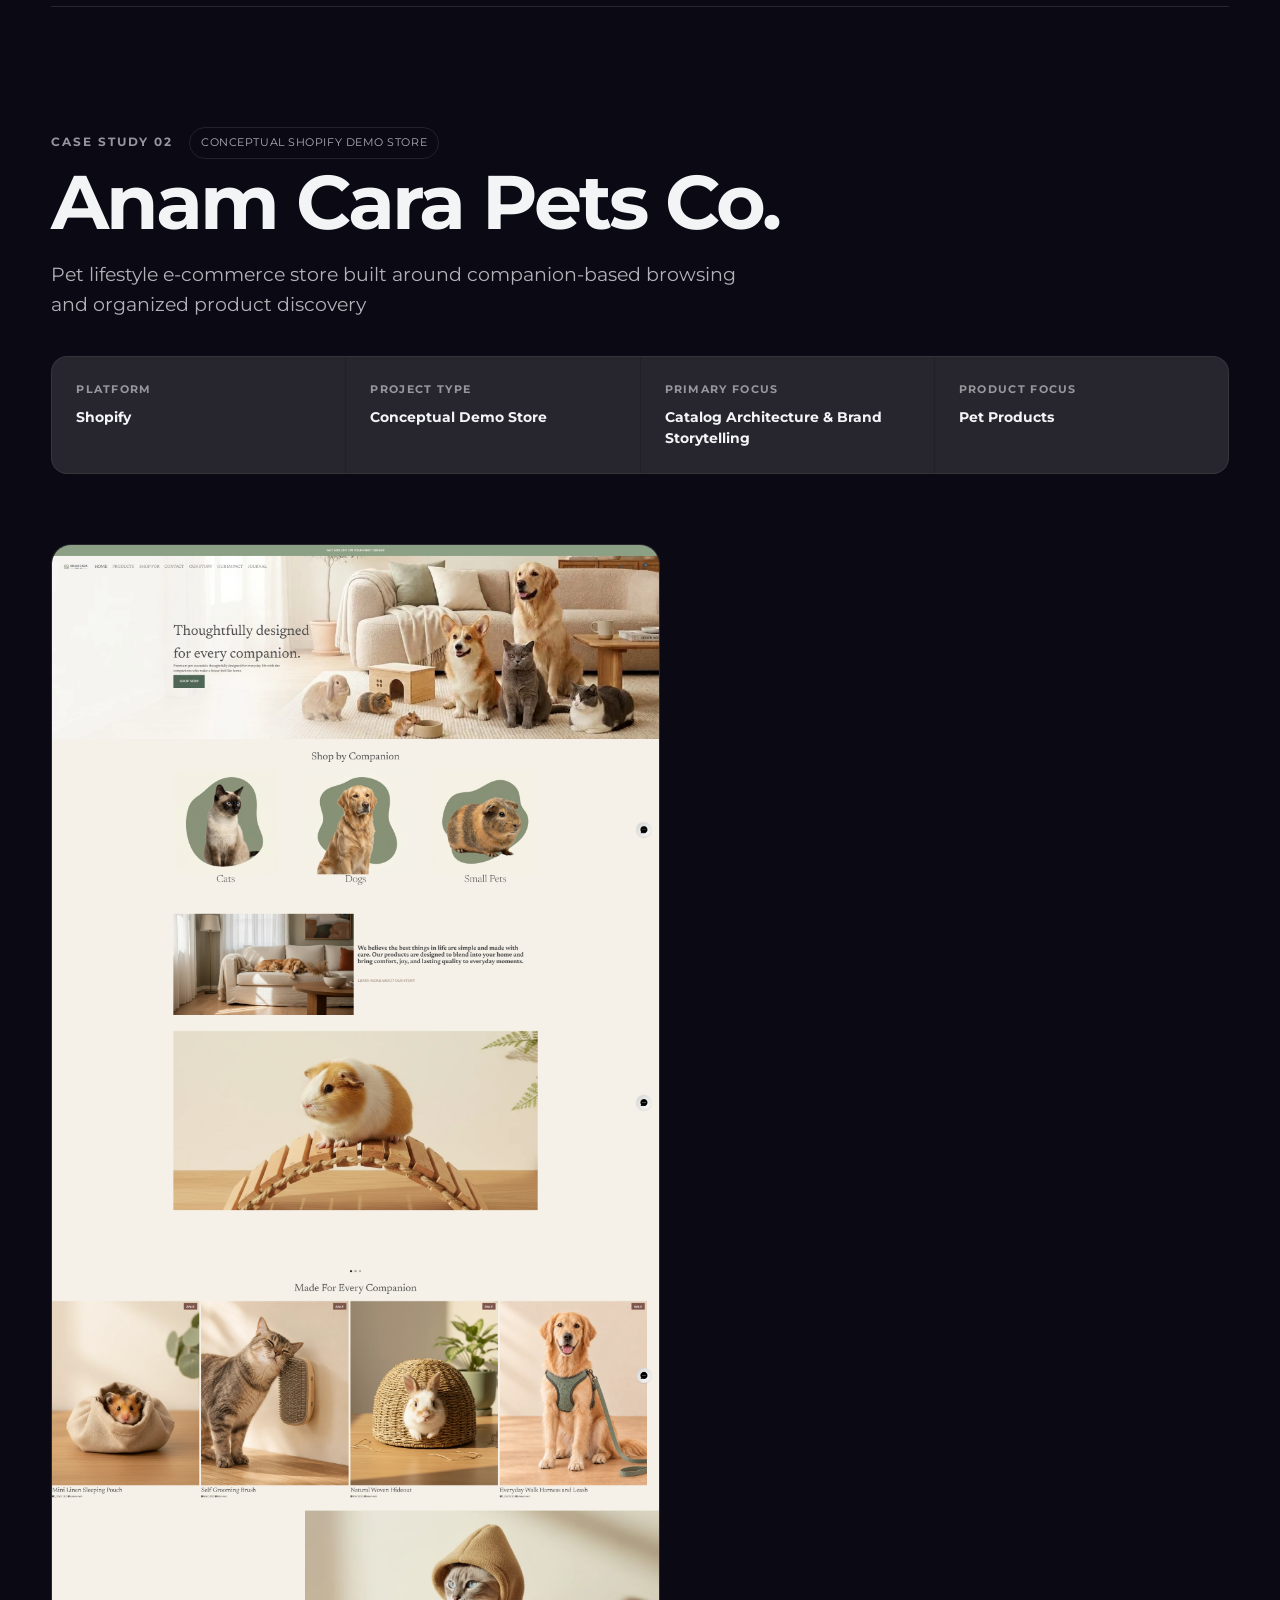
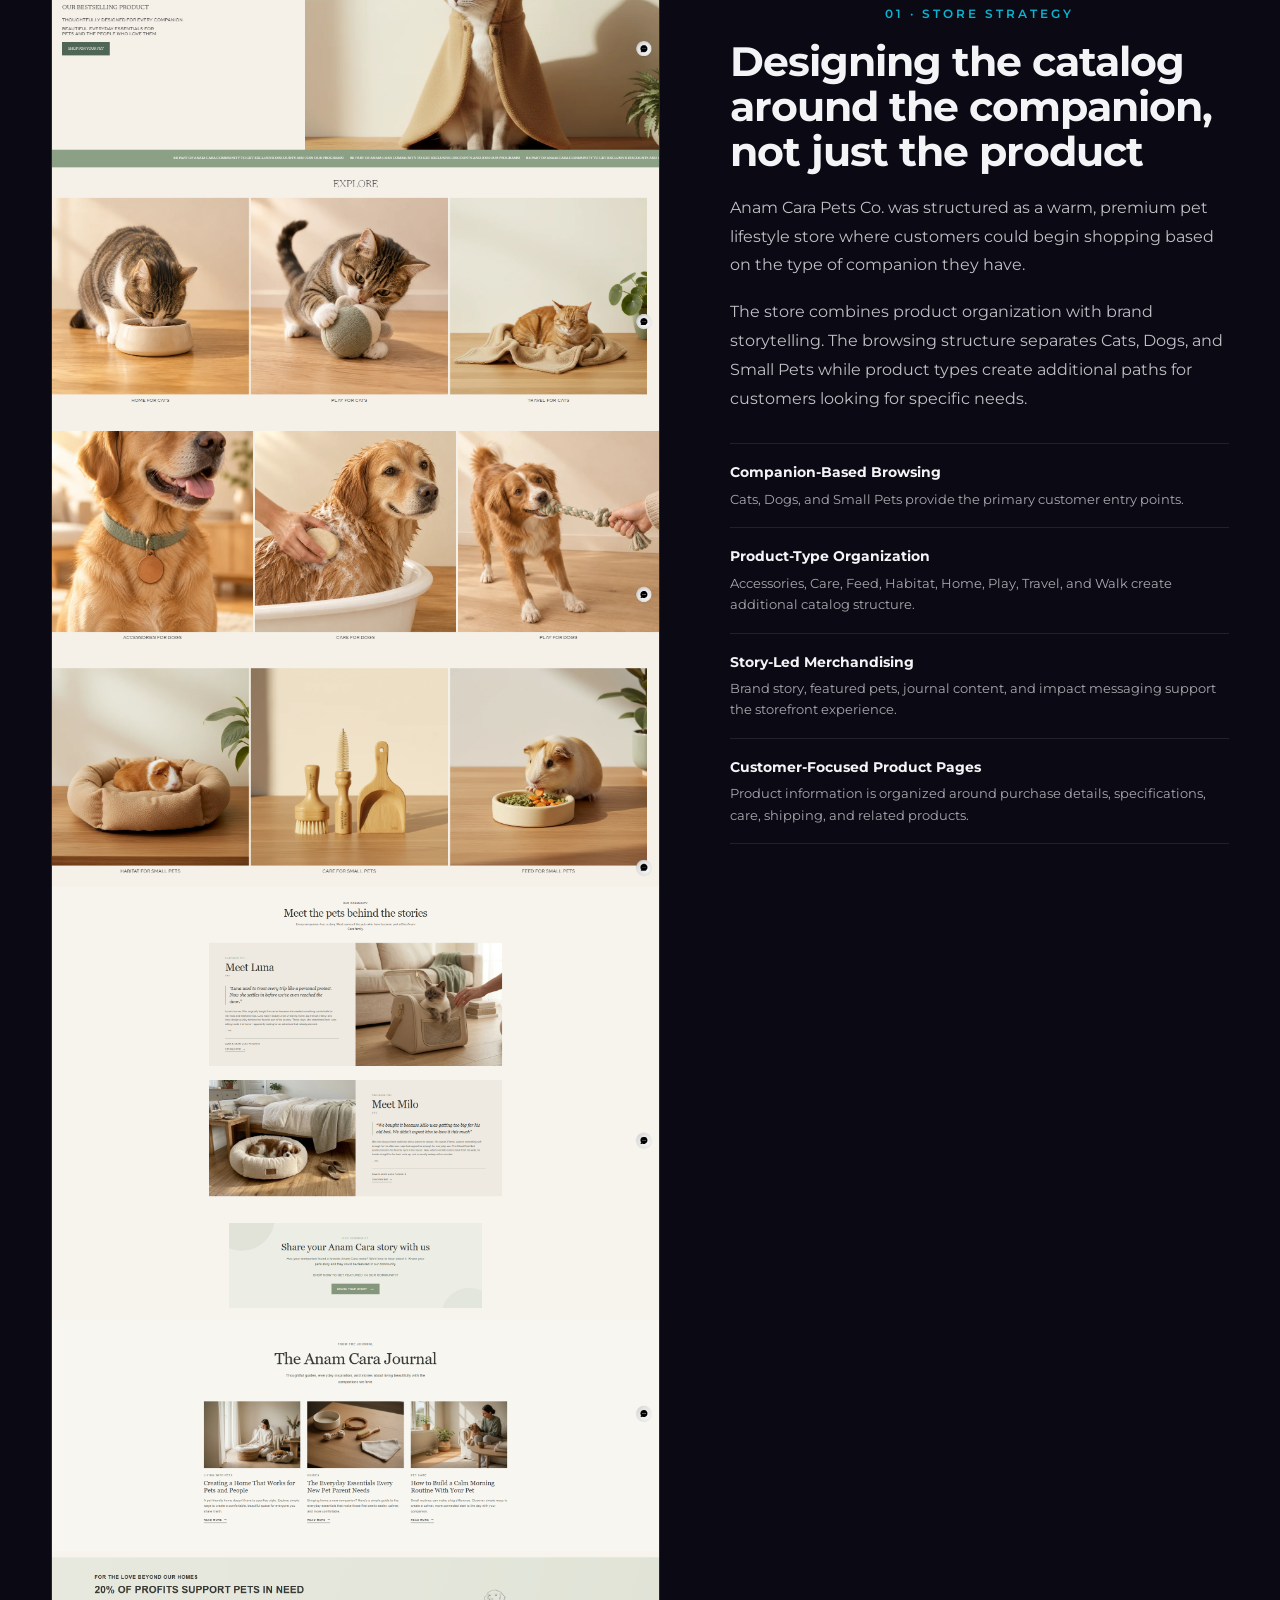
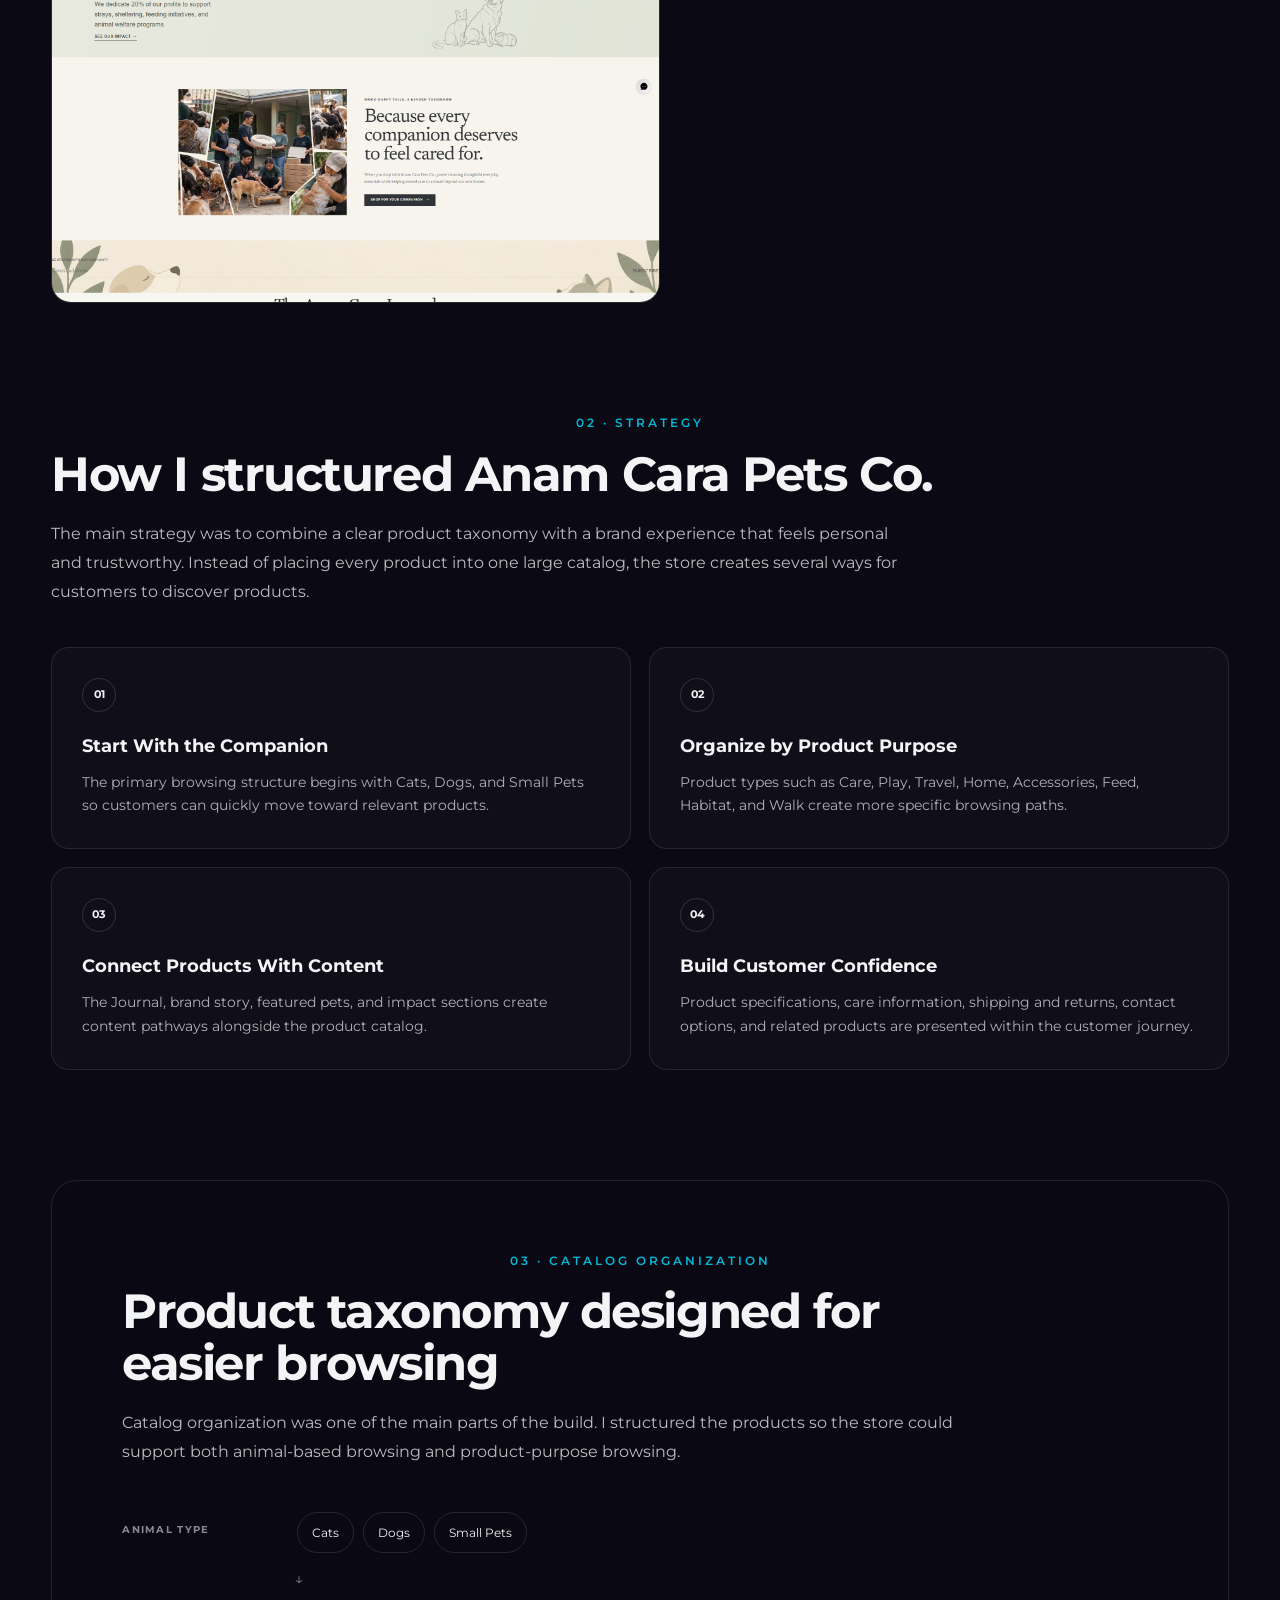
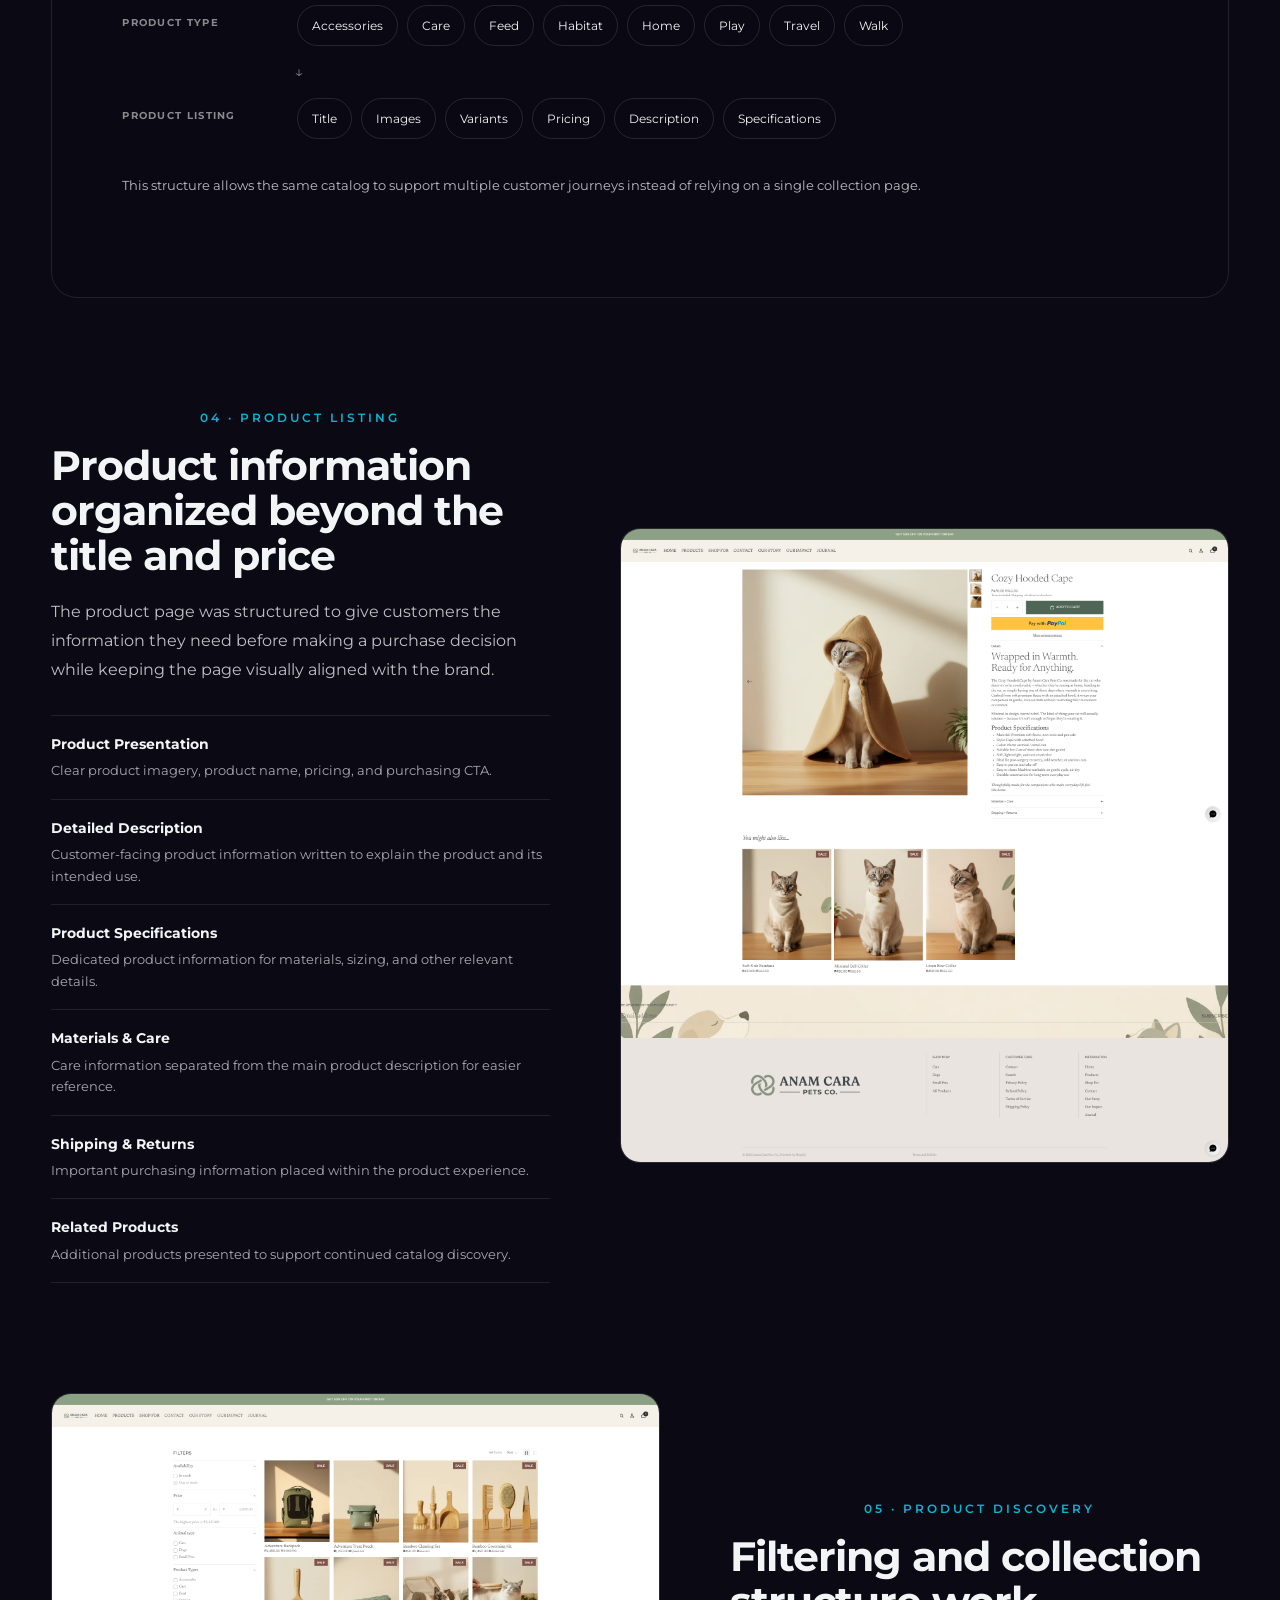
<file: portfolio.html>
<!DOCTYPE html>
<html lang="en">
<head>
<meta charset="UTF-8">
<meta name="viewport" content="width=device-width, initial-scale=1.0">
<title>Jasmine Marin | Shopify E-commerce Operations</title>
<meta name="description" content="Jasmine Marin specializes in Shopify store management, product listings, product research and e-commerce operations.">
<link rel="stylesheet" href="style.css">
<link rel="icon" type="image/jasmine-logo.png" href="image/jasmine-logo.png">
</head>
<body data-page="portfolio">
<div class="ambient-bg"><div class="blur-blob blob-1"></div><div class="blur-blob blob-2"></div></div>

<header>
    <a href="index.html" class="logo" aria-label="Jasmine Marin home">
        <img src="image/jasmine-logo.png" alt="Jasmine Marin logo" class="logo-img">
    </a>

    <button class="mobile-menu-btn" type="button" aria-label="Open navigation" aria-controls="menu" aria-expanded="false">
        <span></span>
    </button>

    <nav id="menu" aria-label="Primary navigation">
        <a href="index.html" data-page="home">Home</a>
        <a href="services.html" data-page="services">Services</a>
        <a href="workflow.html" data-page="workflow">Workflow</a>
        <a href="portfolio.html" data-page="portfolio">Portfolio</a>
        <a href="about.html" data-page="about">About</a>
        <a href="index.html#contact">Let's Talk</a>
    </nav>

    <a class="btn-header" href="index.html#contact">Let's Talk</a>
</header>

<main>

<section class="portfolio-case-studies">

    <!-- =====================================================
         PORTFOLIO INTRO
    ====================================================== -->

    <div class="case-study-intro reveal">

        <div class="section-tag">Portfolio Projects</div>

        <h1 class="section-title">
            Shopify stores built around
            <span class="gradient-text">structure, organization, and customer experience.</span>
        </h1>

        <p class="case-study-intro-text">
            These portfolio projects demonstrate how I approach Shopify e-commerce work beyond simply adding products to a theme. I focus on catalog organization, product information, collection structure, navigation, storefront merchandising, customer-facing content, and the operational details that keep an online store organized.
        </p>

        <p class="case-study-note">
            Both projects below are conceptual demo stores created as portfolio demonstrations. They are used to show my approach to Shopify store architecture, product listing operations, catalog organization, storefront presentation, and e-commerce content structure.
        </p>

    </div>


    <!-- =====================================================
         CASE STUDY 01
         FORTIQUIP
    ====================================================== -->

    <article class="case-study">

        <div id="fortiquip" class="case-study-header">

            <div class="case-study-number">
                CASE STUDY 01
            </div>

            <div class="case-study-status">
                Conceptual Shopify Demo Store
            </div>

            <h2>Fortiquip</h2>

            <p class="case-study-subtitle">
                Premium fitness equipment e-commerce store architecture
            </p>

        </div>


        <!-- PROJECT SNAPSHOT -->

        <div class="case-study-snapshot">

            <div class="snapshot-item">
                <span>Platform</span>
                <strong>Shopify</strong>
            </div>

            <div class="snapshot-item">
                <span>Project Type</span>
                <strong>Conceptual Demo Store</strong>
            </div>

            <div class="snapshot-item">
                <span>Primary Focus</span>
                <strong>Store Architecture & Catalog Organization</strong>
            </div>

            <div class="snapshot-item">
                <span>Product Focus</span>
                <strong>Fitness & Gym Equipment</strong>
            </div>

        </div>


        <!-- HERO SCREENSHOT -->

        <div class="case-study-feature">

            <div class="case-study-image">
                <a href="assets/portfolio/fortiquip/homepage%20-%20fortiquip.png" target="_blank">
                    <img
                        src="assets/portfolio/fortiquip/homepage%20-%20fortiquip.png"
                        alt="Fortiquip Shopify homepage"
                        loading="lazy"
                    >
                </a>
            </div>

            <div class="case-study-feature-content">

                <div class="section-tag">01 · Store Strategy</div>

                <h3>Building the storefront around the product catalog</h3>

                <p>
                    I approached Fortiquip as a premium fitness equipment storefront where product discovery needed to remain clear even with multiple equipment categories.
                </p>

                <p>
                    Instead of treating the homepage as only a visual landing page, I structured it as an entry point into the catalog. The navigation, collections, featured products, best sellers, and supporting content work together to guide visitors toward different types of fitness equipment.
                </p>

                <div class="case-list">

                    <div>
                        <strong>Brand Positioning</strong>
                        <span>Premium strength and training equipment with a technical, performance-focused presentation.</span>
                    </div>

                    <div>
                        <strong>Catalog Structure</strong>
                        <span>Products organized according to equipment function and customer browsing intent.</span>
                    </div>

                    <div>
                        <strong>Merchandising</strong>
                        <span>Must Have and Best Seller sections used as additional product discovery paths.</span>
                    </div>

                    <div>
                        <strong>Trust Structure</strong>
                        <span>Shipping, returns, support, testimonials, and store standards included throughout the storefront.</span>
                    </div>

                </div>

            </div>

        </div>


        <!-- STRATEGY -->

        <div class="case-study-section">

            <div class="section-tag">02 · Strategy</div>

            <h3>How I structured Fortiquip</h3>

            <p>
                The strategy was to make a relatively large fitness catalog easier to understand and navigate. I used the brand identity, product naming system, collections, product pages, and supporting pages as connected parts of one storefront rather than separate tasks.
            </p>

            <div class="strategy-grid">

                <div class="strategy-card">
                    <span class="strategy-number">01</span>
                    <h4>Define the Product System</h4>
                    <p>
                        Products were organized around recognizable product families and equipment functions to create consistency across the catalog.
                    </p>
                </div>

                <div class="strategy-card">
                    <span class="strategy-number">02</span>
                    <h4>Create Clear Collection Paths</h4>
                    <p>
                        Collections were structured around customer shopping intent, including Barbells, Free Weights, Weight Benches, Power Racks & Squat Stands, Gym Storage, Conditioning Gear, Hydration & Accessories, and other merchandising groups.
                    </p>
                </div>

                <div class="strategy-card">
                    <span class="strategy-number">03</span>
                    <h4>Build Product-Level Information</h4>
                    <p>
                        Product pages were structured with product benefits, features, specifications, pricing, imagery, and purchasing information.
                    </p>
                </div>

                <div class="strategy-card">
                    <span class="strategy-number">04</span>
                    <h4>Support the Customer Journey</h4>
                    <p>
                        FAQ, contact, shipping, returns, terms, and other supporting information were included to make the storefront feel complete and easier to navigate.
                    </p>
                </div>

            </div>

        </div>


        <!-- CATALOG ORGANIZATION -->

        <div class="case-study-section case-study-dark">

            <div class="section-tag">03 · Catalog Organization</div>

            <h3>Listing organization was treated as part of the store architecture.</h3>

            <p>
                A product listing should not exist independently from the rest of the catalog. I organized the Fortiquip products so product names, product families, collections, merchandising sections, and customer browsing paths could work together.
            </p>

            <div class="catalog-grid">

                <div class="catalog-item">
                    <strong>Product Naming</strong>
                    <p>
                        Used consistent naming patterns such as FQ, Onyx, Iron-Core, Obsidian, Carbon-Core, and Hydro-Core product lines.
                    </p>
                </div>

                <div class="catalog-item">
                    <strong>Collection Mapping</strong>
                    <p>
                        Products were grouped into relevant equipment categories such as Free Weights, Barbells, Weight Benches, Power Racks & Squat Stands, Gym Storage, Conditioning Gear, and Hydration & Accessories.
                    </p>
                </div>

                <div class="catalog-item">
                    <strong>Product Information</strong>
                    <p>
                        Product pages included structured descriptions, features, technical specifications, pricing, imagery, and purchasing information.
                    </p>
                </div>

                <div class="catalog-item">
                    <strong>Discovery & Filtering</strong>
                    <p>
                        The product listing area included availability and price filtering together with sorting options for easier product discovery.
                    </p>
                </div>

                <div class="catalog-item">
                    <strong>Merchandising</strong>
                    <p>
                        Featured products, Must Have products, Best Sellers, and collection-based browsing were used to create additional paths into the catalog.
                    </p>
                </div>

                <div class="catalog-item">
                    <strong>Consistency</strong>
                    <p>
                        Product naming and presentation were kept consistent so the catalog feels like one product system rather than a collection of unrelated listings.
                    </p>
                </div>

            </div>

        </div>


        <!-- PRODUCT LISTING -->

        <div class="case-study-feature reverse">

            <div class="case-study-feature-content">

                <div class="section-tag">04 · Product Listing</div>

                <h3>Product pages designed around information clarity</h3>

                <p>
                    I structured the product pages to give shoppers both the main product information and the deeper specifications needed for fitness equipment.
                </p>

                <p>
                    The product content uses a benefit-led introduction followed by feature details and technical specifications. This creates a clearer hierarchy between what the product does, why it matters, and what the product is made of.
                </p>

                <div class="case-list">

                    <div>
                        <strong>Product Title</strong>
                        <span>Clear product identification and consistent naming.</span>
                    </div>

                    <div>
                        <strong>Benefits</strong>
                        <span>Customer-facing explanation of the product's intended value.</span>
                    </div>

                    <div>
                        <strong>Features</strong>
                        <span>Individual product features separated for easier scanning.</span>
                    </div>

                    <div>
                        <strong>Technical Specifications</strong>
                        <span>Structured information for customers who need more detailed product information.</span>
                    </div>

                </div>

            </div>

            <div class="case-study-image">
                <a href="assets/portfolio/fortiquip/product%20description%20page%2C%20-%20fortiquip.png" target="_blank">
                    <img
                        src="assets/portfolio/fortiquip/product%20description%20page%2C%20-%20fortiquip.png"
                        alt="Fortiquip product description page"
                        loading="lazy"
                    >
                </a>
            </div>

        </div>


        <!-- CUSTOM PAGES -->

        <div class="case-study-section">

            <div class="section-tag">05 · Custom Pages</div>

            <h3>Supporting pages that make the store feel complete</h3>

            <p>
                I also created supporting pages so the storefront was not limited to a homepage, collection pages, and product pages.
            </p>

            <div class="custom-pages-grid">

                <div class="custom-page-card">
                    <h4>About Us</h4>
                    <p>
                        Built around the Fortiquip manifesto, brand positioning, product philosophy, and hardware standards.
                    </p>
                </div>

                <div class="custom-page-card">
                    <h4>Contact</h4>
                    <p>
                        Structured as a customer support entry point with contact information, order-related information, and a contact form.
                    </p>
                </div>

                <div class="custom-page-card">
                    <h4>FAQ</h4>
                    <p>
                        Addressed common questions around processing, shipping, returns, installment information, and the demo-store nature of the project.
                    </p>
                </div>

                <div class="custom-page-card">
                    <h4>Terms & Conditions</h4>
                    <p>
                        Included shipping, returns, refunds, privacy, and other store-policy information for the conceptual storefront.
                    </p>
                </div>

            </div>

        </div>


        <!-- FORTIQUIP SCREENSHOT GALLERY -->

        <div class="case-study-section">

            <div class="section-tag">06 · Store Screenshots</div>

            <h3>Store architecture in practice</h3>

            <p>
                The screenshots below preserve the work even if the temporary Shopify demo store is no longer publicly accessible.
            </p>

            <div class="case-screenshot-grid">

                <figure>
                    <a href="assets/portfolio/fortiquip/homepage%20-%20fortiquip.png" target="_blank">
                        <img src="assets/portfolio/fortiquip/homepage%20-%20fortiquip.png" alt="Fortiquip homepage" loading="lazy">
                    </a>
                    <figcaption>Homepage & merchandising structure</figcaption>
                </figure>

                <figure>
                    <a href="../assets/portfolio/fortiquip/product%20list%20page%20-%20fortiquip.png" target="_blank">
                        <img src="assets/portfolio/fortiquip/product%20list%20page%20-%20fortiquip.png" alt="Fortiquip product listing page" loading="lazy">
                    </a>
                    <figcaption>Product listing & catalog organization</figcaption>
                </figure>

                <figure>
                    <a href="assets/portfolio/fortiquip/collections%20page%20-%20fortiquip.png" target="_blank">
                        <img src="assets/portfolio/fortiquip/collections%20page%20-%20fortiquip.png" alt="Fortiquip collections page" loading="lazy">
                    </a>
                    <figcaption>Collection architecture</figcaption>
                </figure>

                <figure>
                    <a href="assets/portfolio/fortiquip/product%20description%20page%2C%20-%20fortiquip.png" target="_blank">
                        <img src="assets/portfolio/fortiquip/product%20description%20page%2C%20-%20fortiquip.png" alt="Fortiquip product page" loading="lazy">
                    </a>
                    <figcaption>Product detail structure</figcaption>
                </figure>

                <figure>
                    <a href="assets/portfolio/fortiquip/check%20out%20-%20fortiquip.png" target="_blank">
                        <img src="assets/portfolio/fortiquip/check%20out%20-%20fortiquip.png" alt="Fortiquip checkout page" loading="lazy">
                    </a>
                    <figcaption>Checkout experience</figcaption>
                </figure>

                <figure>
                    <a href="assets/portfolio/fortiquip/about%20page%20-%20fortiquip.png" target="_blank">
                        <img src="assets/portfolio/fortiquip/about%20page%20-%20fortiquip.png" alt="Fortiquip About page" loading="lazy">
                    </a>
                    <figcaption>About / brand page</figcaption>
                </figure>

                <figure>
                    <a href="assets/portfolio/fortiquip/contact%20page%20-fortiquip.png" target="_blank">
                        <img src="assets/portfolio/fortiquip/contact%20page%20-fortiquip.png" alt="Fortiquip Contact page" loading="lazy">
                    </a>
                    <figcaption>Contact page</figcaption>
                </figure>

                <figure>
                    <a href="assets/portfolio/fortiquip/faq%20-%20fortiquip.png" target="_blank">
                        <img src="assets/portfolio/fortiquip/faq%20-%20fortiquip.png" alt="Fortiquip FAQ page" loading="lazy">
                    </a>
                    <figcaption>FAQ / customer information</figcaption>
                </figure>

                <figure>
                    <a href="assets/portfolio/fortiquip/termsconditionpage%20-%20fortiquip.png" target="_blank">
                        <img src="assets/portfolio/fortiquip/termsconditionpage%20-%20fortiquip.png" alt="Fortiquip Terms and Conditions page" loading="lazy">
                    </a>
                    <figcaption>Terms & Conditions / store policies</figcaption>
                </figure>

                <figure>
                    <a href="assets/portfolio/fortiquip/screencapture-fortiquipstore-myshopify-products-fq-carbon-core-chalk-bag-bracket-2026-10-01-17_18_59.png" target="_blank">
                        <img src="assets/portfolio/fortiquip/screencapture-fortiquipstore-myshopify-products-fq-carbon-core-chalk-bag-bracket-2026-10-01-17_18_59.png" alt="Fortiquip Carbon-Core chalk bag product detail" loading="lazy">
                    </a>
                    <figcaption>Carbon-Core Chalk Bag product detail</figcaption>
                </figure>

            </div>

        </div>


        <!-- WHAT THIS PROJECT DEMONSTRATES -->

        <div class="case-study-section case-study-results">

            <div class="section-tag">07 · Skills Demonstrated</div>

            <h3>What this project demonstrates</h3>

            <div class="demonstrated-grid">

                <span>Shopify Store Architecture</span>
                <span>Product Listing Organization</span>
                <span>Collection Structure</span>
                <span>Navigation Planning</span>
                <span>Product Information Architecture</span>
                <span>Storefront Merchandising</span>
                <span>Product Content Structure</span>
                <span>Custom Shopify Pages</span>
                <span>FAQ & Store Policies</span>
                <span>Customer Journey Structure</span>
                <span>Catalog Consistency</span>
                <span>Store Content Management</span>

            </div>

        </div>


        <!-- =================================================
             CASE STUDY 02
             ANAM CARA PETS CO.
        ================================================== -->

        <div class="case-study-divider"></div>


        <div id="anam-cara" class="case-study-header">

            <div class="case-study-number">
                CASE STUDY 02
            </div>

            <div class="case-study-status">
                Conceptual Shopify Demo Store
            </div>

            <h2>Anam Cara Pets Co.</h2>

            <p class="case-study-subtitle">
                Pet lifestyle e-commerce store built around companion-based browsing and organized product discovery
            </p>

        </div>


        <!-- PROJECT SNAPSHOT -->

        <div class="case-study-snapshot">

            <div class="snapshot-item">
                <span>Platform</span>
                <strong>Shopify</strong>
            </div>

            <div class="snapshot-item">
                <span>Project Type</span>
                <strong>Conceptual Demo Store</strong>
            </div>

            <div class="snapshot-item">
                <span>Primary Focus</span>
                <strong>Catalog Architecture & Brand Storytelling</strong>
            </div>

            <div class="snapshot-item">
                <span>Product Focus</span>
                <strong>Pet Products</strong>
            </div>

        </div>


        <!-- ANAM CARA HOMEPAGE -->

        <div class="case-study-feature">

            <div class="case-study-image">
                <a href="assets/portfolio/anam-cara/homepage-anamcarapetsco.png" target="_blank">
                    <img
                        src="assets/portfolio/anam-cara/homepage-anamcarapetsco.png"
                        alt="Anam Cara Pets Co. Shopify homepage"
                        loading="lazy"
                    >
                </a>
            </div>

            <div class="case-study-feature-content">

                <div class="section-tag">01 · Store Strategy</div>

                <h3>Designing the catalog around the companion, not just the product</h3>

                <p>
                    Anam Cara Pets Co. was structured as a warm, premium pet lifestyle store where customers could begin shopping based on the type of companion they have.
                </p>

                <p>
                    The store combines product organization with brand storytelling. The browsing structure separates Cats, Dogs, and Small Pets while product types create additional paths for customers looking for specific needs.
                </p>

                <div class="case-list">

                    <div>
                        <strong>Companion-Based Browsing</strong>
                        <span>Cats, Dogs, and Small Pets provide the primary customer entry points.</span>
                    </div>

                    <div>
                        <strong>Product-Type Organization</strong>
                        <span>Accessories, Care, Feed, Habitat, Home, Play, Travel, and Walk create additional catalog structure.</span>
                    </div>

                    <div>
                        <strong>Story-Led Merchandising</strong>
                        <span>Brand story, featured pets, journal content, and impact messaging support the storefront experience.</span>
                    </div>

                    <div>
                        <strong>Customer-Focused Product Pages</strong>
                        <span>Product information is organized around purchase details, specifications, care, shipping, and related products.</span>
                    </div>

                </div>

            </div>

        </div>


        <!-- ANAM CARA STRATEGY -->

        <div class="case-study-section">

            <div class="section-tag">02 · Strategy</div>

            <h3>How I structured Anam Cara Pets Co.</h3>

            <p>
                The main strategy was to combine a clear product taxonomy with a brand experience that feels personal and trustworthy. Instead of placing every product into one large catalog, the store creates several ways for customers to discover products.
            </p>

            <div class="strategy-grid">

                <div class="strategy-card">
                    <span class="strategy-number">01</span>
                    <h4>Start With the Companion</h4>
                    <p>
                        The primary browsing structure begins with Cats, Dogs, and Small Pets so customers can quickly move toward relevant products.
                    </p>
                </div>

                <div class="strategy-card">
                    <span class="strategy-number">02</span>
                    <h4>Organize by Product Purpose</h4>
                    <p>
                        Product types such as Care, Play, Travel, Home, Accessories, Feed, Habitat, and Walk create more specific browsing paths.
                    </p>
                </div>

                <div class="strategy-card">
                    <span class="strategy-number">03</span>
                    <h4>Connect Products With Content</h4>
                    <p>
                        The Journal, brand story, featured pets, and impact sections create content pathways alongside the product catalog.
                    </p>
                </div>

                <div class="strategy-card">
                    <span class="strategy-number">04</span>
                    <h4>Build Customer Confidence</h4>
                    <p>
                        Product specifications, care information, shipping and returns, contact options, and related products are presented within the customer journey.
                    </p>
                </div>

            </div>

        </div>


        <!-- ANAM CARA CATALOG ORGANIZATION -->

        <div class="case-study-section case-study-dark">

            <div class="section-tag">03 · Catalog Organization</div>

            <h3>Product taxonomy designed for easier browsing</h3>

            <p>
                Catalog organization was one of the main parts of the build. I structured the products so the store could support both animal-based browsing and product-purpose browsing.
            </p>

            <div class="taxonomy-flow">

                <div class="taxonomy-level">

                    <span class="taxonomy-label">ANIMAL TYPE</span>

                    <div class="taxonomy-items">
                        <span>Cats</span>
                        <span>Dogs</span>
                        <span>Small Pets</span>
                    </div>

                </div>

                <div class="taxonomy-arrow">
                    ↓
                </div>

                <div class="taxonomy-level">

                    <span class="taxonomy-label">PRODUCT TYPE</span>

                    <div class="taxonomy-items">
                        <span>Accessories</span>
                        <span>Care</span>
                        <span>Feed</span>
                        <span>Habitat</span>
                        <span>Home</span>
                        <span>Play</span>
                        <span>Travel</span>
                        <span>Walk</span>
                    </div>

                </div>

                <div class="taxonomy-arrow">
                    ↓
                </div>

                <div class="taxonomy-level">

                    <span class="taxonomy-label">PRODUCT LISTING</span>

                    <div class="taxonomy-items">
                        <span>Title</span>
                        <span>Images</span>
                        <span>Variants</span>
                        <span>Pricing</span>
                        <span>Description</span>
                        <span>Specifications</span>
                    </div>

                </div>

            </div>

            <p class="taxonomy-note">
                This structure allows the same catalog to support multiple customer journeys instead of relying on a single collection page.
            </p>

        </div>


        <!-- ANAM CARA PRODUCT LISTING -->

        <div class="case-study-feature reverse">

            <div class="case-study-feature-content">

                <div class="section-tag">04 · Product Listing</div>

                <h3>Product information organized beyond the title and price</h3>

                <p>
                    The product page was structured to give customers the information they need before making a purchase decision while keeping the page visually aligned with the brand.
                </p>

                <div class="case-list">

                    <div>
                        <strong>Product Presentation</strong>
                        <span>Clear product imagery, product name, pricing, and purchasing CTA.</span>
                    </div>

                    <div>
                        <strong>Detailed Description</strong>
                        <span>Customer-facing product information written to explain the product and its intended use.</span>
                    </div>

                    <div>
                        <strong>Product Specifications</strong>
                        <span>Dedicated product information for materials, sizing, and other relevant details.</span>
                    </div>

                    <div>
                        <strong>Materials & Care</strong>
                        <span>Care information separated from the main product description for easier reference.</span>
                    </div>

                    <div>
                        <strong>Shipping & Returns</strong>
                        <span>Important purchasing information placed within the product experience.</span>
                    </div>

                    <div>
                        <strong>Related Products</strong>
                        <span>Additional products presented to support continued catalog discovery.</span>
                    </div>

                </div>

            </div>

            <div class="case-study-image">
                <a href="assets/portfolio/anam-cara/product%20listing%20description%20page%20-anamcarapetsco.png" target="_blank">
                    <img
                        src="assets/portfolio/anam-cara/product%20listing%20description%20page%20-anamcarapetsco.png"
                        alt="Anam Cara Pets Co. product page"
                        loading="lazy"
                    >
                </a>
            </div>

        </div>


        <!-- FILTERING -->

        <div class="case-study-feature">

            <div class="case-study-image">
                <a href="assets/portfolio/anam-cara/products-anamcarapetsco.png" target="_blank">
                    <img
                        src="assets/portfolio/anam-cara/products-anamcarapetsco.png"
                        alt="Anam Cara Pets Co. product listing page with filters"
                        loading="lazy"
                    >
                </a>
            </div>

            <div class="case-study-feature-content">

                <div class="section-tag">05 · Product Discovery</div>

                <h3>Filtering and collection structure work together</h3>

                <p>
                    The product listing experience uses filters to help customers narrow the catalog by relevant attributes.
                </p>

                <div class="filter-list">

                    <div>
                        <strong>Availability</strong>
                        <span>Helps customers narrow available products.</span>
                    </div>

                    <div>
                        <strong>Price</strong>
                        <span>Allows customers to browse within a selected price range.</span>
                    </div>

                    <div>
                        <strong>Animal Type</strong>
                        <span>Cats, Dogs, and Small Pets.</span>
                    </div>

                    <div>
                        <strong>Product Type</strong>
                        <span>Accessories, Care, Feed, Habitat, Home, Play, Travel, and Walk.</span>
                    </div>

                </div>

            </div>

        </div>


        <!-- COMPANION COLLECTIONS -->

        <div class="case-study-section">

            <div class="section-tag">06 · Collection Architecture</div>

            <h3>Collection paths start with the customer's companion</h3>

            <p>
                Separate Cats, Dogs, and Small Pets collections give visitors a clear starting point, with product categories organized around the needs of each companion.
            </p>

            <div class="collection-path">
                <span>Companion</span>
                <span>→</span>
                <span>Cats</span>
                <span>·</span>
                <span>Dogs</span>
                <span>·</span>
                <span>Small Pets</span>
            </div>

            <div class="case-screenshot-grid">
                <figure>
                    <a href="assets/portfolio/anam-cara/cats%20collection%20anamcarapetsco.png" target="_blank" rel="noopener noreferrer">
                        <img src="assets/portfolio/anam-cara/cats%20collection%20anamcarapetsco.png" alt="Anam Cara Pets Co. Cats collection" loading="lazy">
                    </a>
                    <figcaption>Cats collection</figcaption>
                </figure>

                <figure>
                    <a href="assets/portfolio/anam-cara/dog%20collection%20-%20anamcara.png" target="_blank" rel="noopener noreferrer">
                        <img src="assets/portfolio/anam-cara/dog%20collection%20-%20anamcara.png" alt="Anam Cara Pets Co. Dogs collection" loading="lazy">
                    </a>
                    <figcaption>Dogs collection</figcaption>
                </figure>

                <figure>
                    <a href="assets/portfolio/anam-cara/small%20pets%20-%20anamcara.png" target="_blank" rel="noopener noreferrer">
                        <img src="assets/portfolio/anam-cara/small%20pets%20-%20anamcara.png" alt="Anam Cara Pets Co. Small Pets collection" loading="lazy">
                    </a>
                    <figcaption>Small Pets collection</figcaption>
                </figure>
            </div>

        </div>


        <!-- CUSTOM PAGES -->

        <div class="case-study-section case-study-dark">

            <div class="section-tag">07 · Custom Pages</div>

            <h3>Custom content pages used to build the brand experience</h3>

            <p>
                I created more than a standard product catalog. The additional pages give the store places to communicate its story, purpose, customer support information, and editorial content.
            </p>

            <div class="custom-pages-grid">

                <div class="custom-page-card">
                    <h4>Our Story</h4>
                    <p>
                        Communicates the brand story, design principles, real-life usability, and the philosophy behind the products.
                    </p>
                </div>

                <div class="custom-page-card">
                    <h4>Our Impact</h4>
                    <p>
                        Communicates the store's stated impact initiative, including the message that 20% of profits support pets in need, together with volunteering and community-focused content.
                    </p>
                </div>

                <div class="custom-page-card">
                    <h4>Journal</h4>
                    <p>
                        Provides an editorial area for educational and lifestyle content related to pets, pet ownership, and everyday routines.
                    </p>
                </div>

                <div class="custom-page-card">
                    <h4>Contact</h4>
                    <p>
                        Provides a direct customer communication path with help categories, a contact form, FAQ-style information, and additional support content.
                    </p>
                </div>

            </div>

        </div>


        <!-- STORY + IMPACT -->

        <div class="case-study-feature">

            <div class="case-study-image">
                <a href="assets/portfolio/anam-cara/ourstory-anamcarapetsco.png" target="_blank">
                    <img
                        src="assets/portfolio/anam-cara/ourstory-anamcarapetsco.png"
                        alt="Anam Cara Pets Co. Our Story page"
                        loading="lazy"
                    >
                </a>
            </div>

            <div class="case-study-feature-content">

                <div class="section-tag">08 · Brand Storytelling</div>

                <h3>Content architecture beyond the product catalog</h3>

                <p>
                    Anam Cara was designed to connect product browsing with brand storytelling. The additional pages create places where customers can understand the brand, its principles, and the purpose behind the storefront.
                </p>

                <div class="case-list">

                    <div>
                        <strong>Our Story</strong>
                        <span>Explains the brand's thoughtful design philosophy and focus on real-life companionship.</span>
                    </div>

                    <div>
                        <strong>Our Impact</strong>
                        <span>Provides a dedicated space for the brand's stated community and animal-welfare initiative.</span>
                    </div>

                    <div>
                        <strong>Featured Pets</strong>
                        <span>Connects the brand experience with customer pets and their stories.</span>
                    </div>

                    <div>
                        <strong>Journal</strong>
                        <span>Creates an editorial content path separate from direct product browsing.</span>
                    </div>

                </div>

            </div>

        </div>


        <!-- JOURNAL -->

        <div class="case-study-feature reverse">

            <div class="case-study-feature-content">

                <div class="section-tag">09 · Content Merchandising</div>

                <h3>Using editorial content as another discovery path</h3>

                <p>
                    The Journal was created as a content area that supports the overall brand experience rather than functioning as an unrelated blog.
                </p>

                <p>
                    Topics such as creating a home that works for pets and people, everyday essentials for new pet parents, and calm morning routines provide useful content around the same customer and product ecosystem.
                </p>

            </div>

            <div class="case-study-image">

                <a href="assets/portfolio/anam-cara/journal-anamcarapetsco.png" target="_blank">
                    <img
                        src="assets/portfolio/anam-cara/journal-anamcarapetsco.png"
                        alt="Anam Cara Pets Co. Journal page"
                        loading="lazy"
                    >
                </a>

            </div>

        </div>


        <!-- CART + CONTACT -->

        <div class="case-study-section">

            <div class="section-tag">10 · Customer Experience</div>

            <h3>Supporting the customer journey beyond the product page</h3>

            <div class="customer-experience-grid">

                <div class="experience-card">

                    <h4>Cart Experience</h4>

                    <p>
                        The cart drawer provides product information, quantities, estimated total, discount or special-instruction options, checkout, and PayPal purchasing options.
                    </p>

                    <a href="assets/portfolio/anam-cara/checkout-drawer.png" target="_blank">
                        <img
                            src="assets/portfolio/anam-cara/checkout-drawer.png"
                            alt="Anam Cara Pets Co. cart drawer"
                            loading="lazy"
                        >
                    </a>

                </div>

                <div class="experience-card">

                    <h4>Customer Contact</h4>

                    <p>
                        The Contact page gives customers a dedicated place to ask questions and access support information instead of relying only on product pages.
                    </p>

                    <a href="assets/portfolio/anam-cara/contact-%20anamcarapetsco.png" target="_blank">
                        <img
                            src="assets/portfolio/anam-cara/contact-%20anamcarapetsco.png"
                            alt="Anam Cara Pets Co. Contact page"
                            loading="lazy"
                        >
                    </a>

                </div>

                <div class="experience-card">

                    <h4>Klaviyo Email Signup</h4>

                    <p>
                        A Klaviyo signup popup invites visitors to subscribe, connecting storefront discovery with email marketing.
                    </p>

                    <a href="assets/portfolio/anam-cara/klaviyo-discount-popup.png" target="_blank" rel="noopener noreferrer">
                        <img
                            src="assets/portfolio/anam-cara/klaviyo-discount-popup.png"
                            alt="Anam Cara Pets Co. Klaviyo email signup popup"
                            loading="lazy"
                        >
                    </a>

                </div>

                <div class="experience-card">

                    <h4>Gorgias Live Chat</h4>

                    <p>
                        A Gorgias chat integration gives shoppers a direct support channel while browsing the storefront.
                    </p>

                    <a href="assets/portfolio/anam-cara/gorgiaschat%20balloon.png" target="_blank" rel="noopener noreferrer">
                        <img
                            src="assets/portfolio/anam-cara/gorgiaschat%20balloon.png"
                            alt="Anam Cara Pets Co. Gorgias live chat widget"
                            loading="lazy"
                        >
                    </a>

                </div>

            </div>

        </div>


        <!-- ANAM CARA SCREENSHOT GALLERY -->

        <div class="case-study-section">

            <div class="section-tag">11 · Store Screenshots</div>

            <h3>Preserving the complete Shopify build</h3>

            <p>
                These screenshots document the store architecture and major customer-facing pages so the project remains part of my portfolio even if the temporary demo store is no longer accessible.
            </p>

            <div class="case-screenshot-grid">

                <figure>
                    <a href="assets/portfolio/anam-cara/homepage-anamcarapetsco.png" target="_blank">
                        <img src="assets/portfolio/anam-cara/homepage-anamcarapetsco.png" alt="Anam Cara Pets Co. homepage" loading="lazy">
                    </a>
                    <figcaption>Homepage & primary merchandising</figcaption>
                </figure>

                <figure>
                    <a href="assets/portfolio/anam-cara/products-anamcarapetsco.png" target="_blank">
                        <img src="assets/portfolio/anam-cara/products-anamcarapetsco.png" alt="Anam Cara Pets Co. products page" loading="lazy">
                    </a>
                    <figcaption>Products & filtering</figcaption>
                </figure>

                <figure>
                    <a href="assets/portfolio/anam-cara/cats%20collection%20anamcarapetsco.png" target="_blank">
                        <img src="assets/portfolio/anam-cara/cats%20collection%20anamcarapetsco.png" alt="Anam Cara Pets Co. Cats collection" loading="lazy">
                    </a>
                    <figcaption>Cats collection</figcaption>
                </figure>

                <figure>
                    <a href="assets/portfolio/anam-cara/dog%20collection%20-%20anamcara.png" target="_blank">
                        <img src="assets/portfolio/anam-cara/dog%20collection%20-%20anamcara.png" alt="Anam Cara Pets Co. Dogs collection" loading="lazy">
                    </a>
                    <figcaption>Dogs collection</figcaption>
                </figure>

                <figure>
                    <a href="assets/portfolio/anam-cara/small%20pets%20-%20anamcara.png" target="_blank">
                        <img src="assets/portfolio/anam-cara/small%20pets%20-%20anamcara.png" alt="Anam Cara Pets Co. Small Pets collection" loading="lazy">
                    </a>
                    <figcaption>Small Pets collection</figcaption>
                </figure>

                <figure>
                    <a href="assets/portfolio/anam-cara/product%20listing%20description%20page%20-anamcarapetsco.png" target="_blank">
                        <img src="assets/portfolio/anam-cara/product%20listing%20description%20page%20-anamcarapetsco.png" alt="Anam Cara Pets Co. product page" loading="lazy">
                    </a>
                    <figcaption>Product detail page</figcaption>
                </figure>

                <figure>
                    <a href="assets/portfolio/anam-cara/ourstory-anamcarapetsco.png" target="_blank">
                        <img src="assets/portfolio/anam-cara/ourstory-anamcarapetsco.png" alt="Anam Cara Pets Co. Our Story page" loading="lazy">
                    </a>
                    <figcaption>Our Story</figcaption>
                </figure>

                <figure>
                    <a href="assets/portfolio/anam-cara/ourimpact%20-anamcarapetsco.png" target="_blank">
                        <img src="assets/portfolio/anam-cara/ourimpact%20-anamcarapetsco.png" alt="Anam Cara Pets Co. Our Impact page" loading="lazy">
                    </a>
                    <figcaption>Our Impact</figcaption>
                </figure>

                <figure>
                    <a href="assets/portfolio/anam-cara/journal-anamcarapetsco.png" target="_blank">
                        <img src="assets/portfolio/anam-cara/journal-anamcarapetsco.png" alt="Anam Cara Pets Co. Journal page" loading="lazy">
                    </a>
                    <figcaption>Journal / editorial content</figcaption>
                </figure>

                <figure>
                    <a href="assets/portfolio/anam-cara/contact-%20anamcarapetsco.png" target="_blank">
                        <img src="assets/portfolio/anam-cara/contact-%20anamcarapetsco.png" alt="Anam Cara Pets Co. Contact page" loading="lazy">
                    </a>
                    <figcaption>Contact & customer support</figcaption>
                </figure>

                <figure>
                    <a href="assets/portfolio/anam-cara/checkout-drawer.png" target="_blank">
                        <img src="assets/portfolio/anam-cara/checkout-drawer.png" alt="Anam Cara Pets Co. cart drawer" loading="lazy">
                    </a>
                    <figcaption>Cart drawer</figcaption>
                </figure>

                <figure>
                    <a href="assets/portfolio/anam-cara/klaviyo-discount-popup.png" target="_blank">
                        <img src="assets/portfolio/anam-cara/klaviyo-discount-popup.png" alt="Anam Cara Pets Co. discount popup" loading="lazy">
                    </a>
                    <figcaption>Email signup / promotional popup</figcaption>
                </figure>

            </div>

        </div>


        <!-- WHAT THIS PROJECT DEMONSTRATES -->

        <div class="case-study-section case-study-results">

            <div class="section-tag">12 · Skills Demonstrated</div>

            <h3>What this project demonstrates</h3>

            <div class="demonstrated-grid">

                <span>Shopify Store Architecture</span>
                <span>Product Catalog Organization</span>
                <span>Animal-Based Taxonomy</span>
                <span>Product-Type Taxonomy</span>
                <span>Collection Structure</span>
                <span>Product Listing Organization</span>
                <span>Product Page Structure</span>
                <span>Storefront Merchandising</span>
                <span>Custom Shopify Pages</span>
                <span>Brand Storytelling</span>
                <span>Editorial Content Structure</span>
                <span>Customer Journey Planning</span>
                <span>Cart Experience</span>
                <span>Customer Support Structure</span>
                <span>Content Organization</span>
                <span>Catalog Consistency</span>

            </div>

        </div>


        <!-- =================================================
             OVERALL APPROACH
        ================================================== -->

        <div class="case-study-divider"></div>

        <div class="case-study-section overall-approach">

            <div class="section-tag">My E-commerce Approach</div>

            <h2>
                I don't treat Shopify tasks as isolated tasks.
            </h2>

            <p class="overall-approach-lead">
                Whether I'm adding a product, organizing a collection, researching an item, or updating a page, I look at how that change affects the rest of the storefront.
            </p>

            <div class="approach-flow">

                <div class="approach-step">
                    <span>01</span>
                    <h4>Understand</h4>
                    <p>Understand the store, product, customer, and business requirements.</p>
                </div>

                <div class="approach-step">
                    <span>02</span>
                    <h4>Audit</h4>
                    <p>Review the existing catalog, structure, information, and customer-facing content.</p>
                </div>

                <div class="approach-step">
                    <span>03</span>
                    <h4>Research</h4>
                    <p>Research products, competitors, suppliers, specifications, and supporting information when required.</p>
                </div>

                <div class="approach-step">
                    <span>04</span>
                    <h4>Organize</h4>
                    <p>Map products, collections, tags, information, and content into a clear structure.</p>
                </div>

                <div class="approach-step">
                    <span>05</span>
                    <h4>Execute</h4>
                    <p>Implement the agreed Shopify updates and keep the storefront consistent.</p>
                </div>

                <div class="approach-step">
                    <span>06</span>
                    <h4>Review</h4>
                    <p>Check the result from both the backend and customer-facing perspective.</p>
                </div>

            </div>

        </div>


        <!-- =================================================
             FINAL PORTFOLIO CTA
        ================================================== -->

        <div class="case-study-cta">

            <div class="section-tag">Let's Work on the Store</div>

            <h2>
                Need someone who can keep the catalog,
                storefront, and e-commerce tasks organized?
            </h2>

            <p>
                I'm available for Shopify store management, product listing operations, product research and sourcing, and e-commerce administrative support.
            </p>

            <div class="hero-actions">

                <a class="btn-primary" href="index.html#contact">
                    Let's Talk About Your Store
                </a>

                <a class="btn-secondary" href="services.html">
                    View My Services
                </a>

            </div>

        </div>

    </article>

</section>
</main>

<footer>
    <span>Jasmine Marin · Shopify E-commerce Operations</span>
    <a href="mailto:jasminem.virtualassistant@gmail.com">jasminem.virtualassistant@gmail.com</a>
</footer>

<script src="script.js"></script>
</body>
</html>
</file>
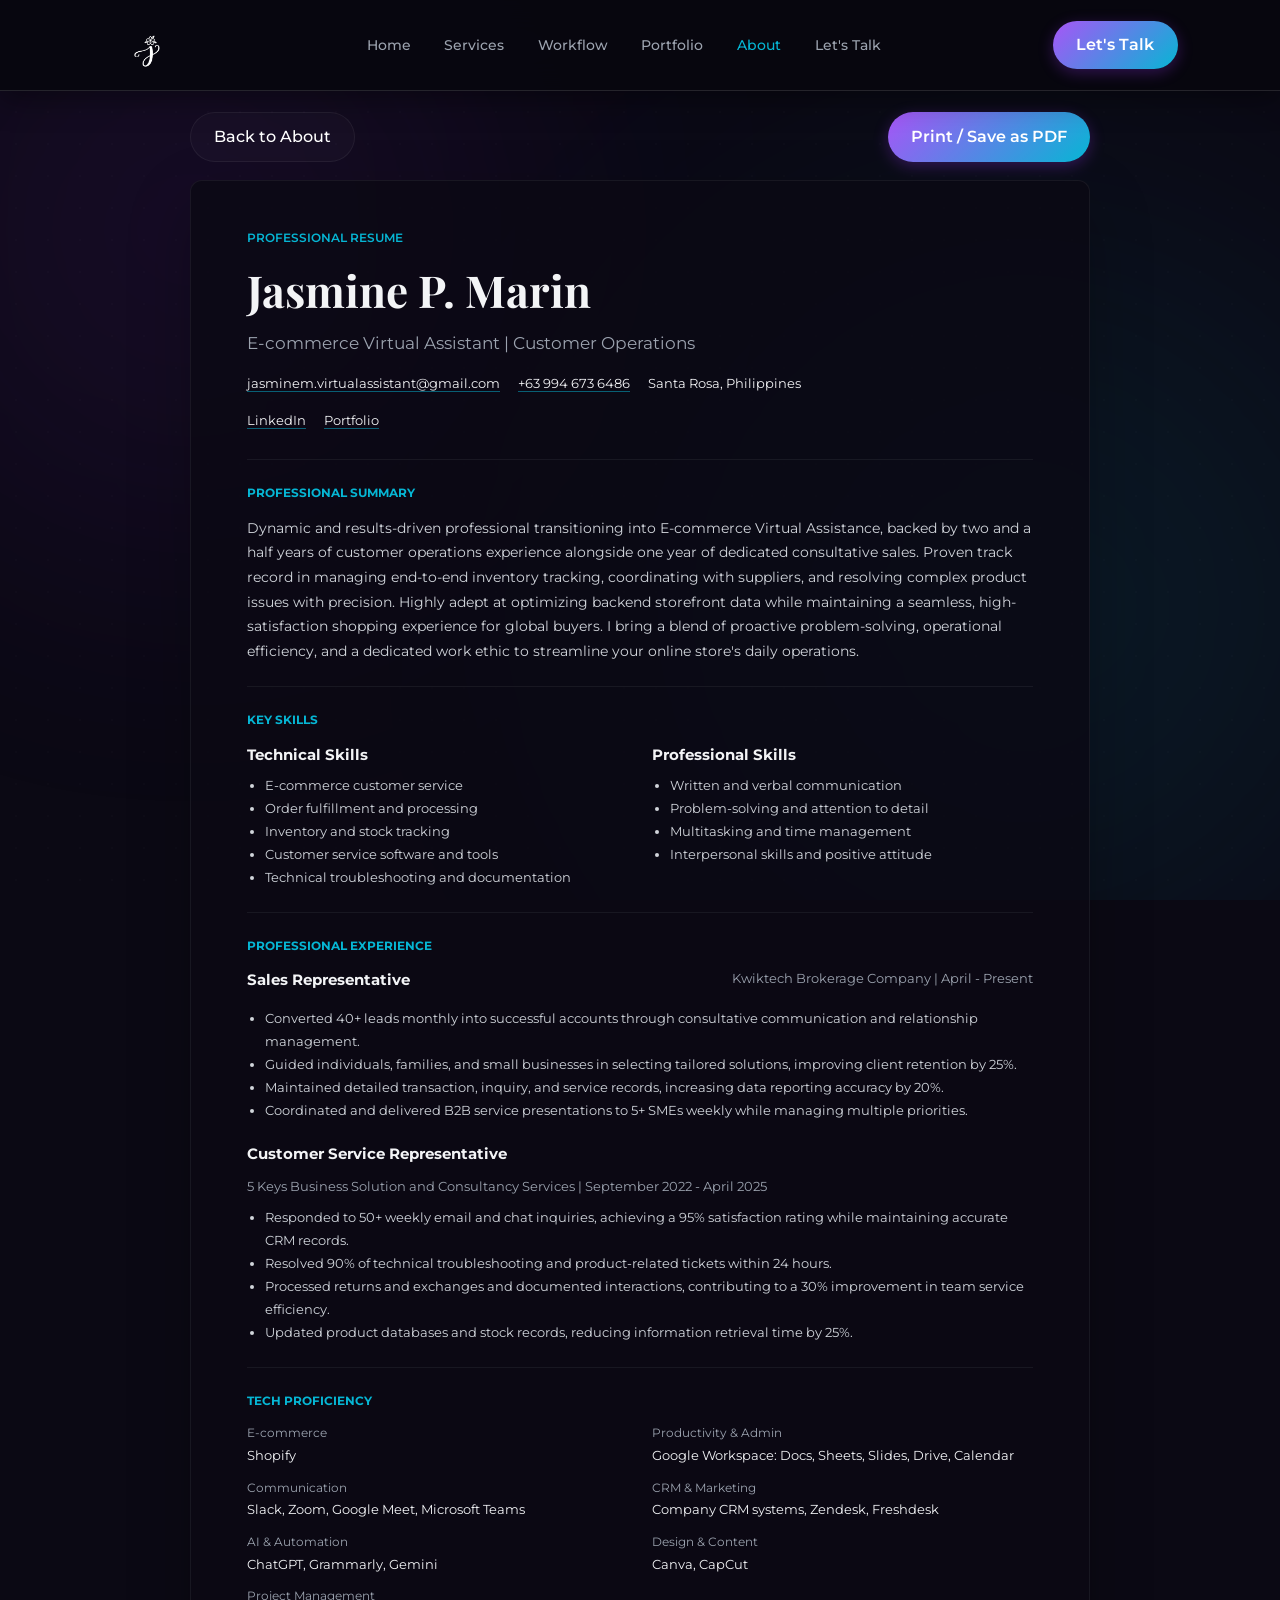
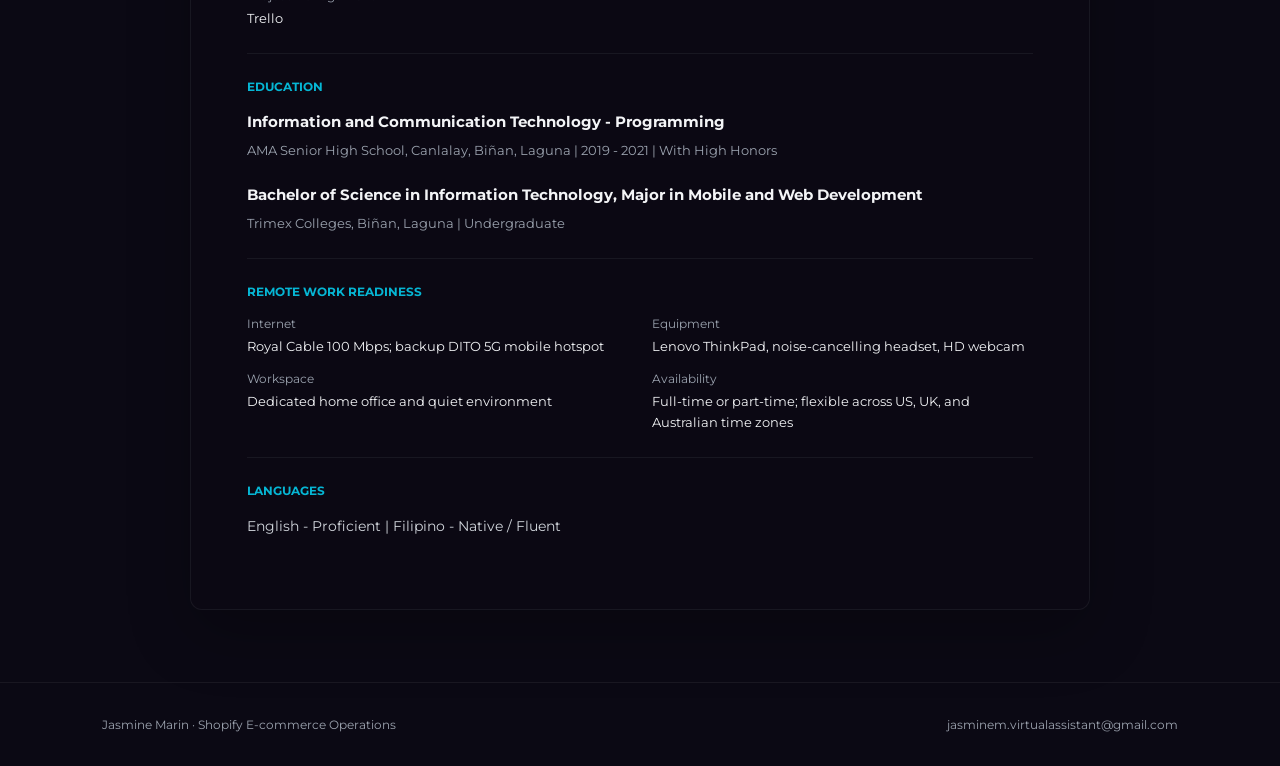
<file: resume.html>
<!DOCTYPE html>
<html lang="en">
<head>
<meta charset="UTF-8">
<meta name="viewport" content="width=device-width, initial-scale=1.0">

<title>Jasmine Marin | Shopify E-commerce Operations</title>

<meta name="description" content="Jasmine Marin specializes in Shopify store management, product listings, product research and e-commerce operations.">

<link rel="stylesheet" href="style.css">

<link rel="icon" type="image/png" href="image/jasmine-logo.png">

</head>
<body data-page="about">
<div class="ambient-bg"><div class="blur-blob blob-1"></div><div class="blur-blob blob-2"></div></div>

<header>
    <a href="index.html" class="logo" aria-label="Jasmine Marin home">
        <img src="image/jasmine-logo.png" alt="Jasmine Marin logo" class="logo-img">
    </a>

    <button class="mobile-menu-btn" type="button" aria-label="Open navigation" aria-controls="menu" aria-expanded="false">
        <span></span>
    </button>

    <nav id="menu" aria-label="Primary navigation">
        <a href="index.html" data-page="home">Home</a>
        <a href="services.html" data-page="services">Services</a>
        <a href="workflow.html" data-page="workflow">Workflow</a>
        <a href="portfolio.html" data-page="portfolio">Portfolio</a>
        <a href="about.html" data-page="about">About</a>
        <a href="index.html#contact">Let's Talk</a>
    </nav>

    <a class="btn-header" href="index.html#contact">Let's Talk</a>
</header>

<main>
    <section class="resume-page">
        <div class="resume-toolbar">
            <a class="btn-secondary" href="about.html">Back to About</a>
            <button class="btn-primary resume-print-button" type="button">Print / Save as PDF</button>
        </div>

        <article class="resume-document">
            <div class="resume-document-header">
                <p class="resume-eyebrow">Professional Resume</p>
                <h1>Jasmine P. Marin</h1>
                <p class="resume-role">E-commerce Virtual Assistant | Customer Operations</p>
                <div class="resume-contact">
                    <a href="mailto:jasminem.virtualassistant@gmail.com">jasminem.virtualassistant@gmail.com</a>
                    <a href="tel:+639946736486">+63 994 673 6486</a>
                    <span>Santa Rosa, Philippines</span>
                </div>
                <div class="resume-links">
                    <a href="https://www.linkedin.com/in/jasmine-marin-71040a295" target="_blank" rel="noopener noreferrer">LinkedIn</a>
                    <a href="https://jasminemarin.github.io/jasminemarin_e-commerce-virtual-assistant/" target="_blank" rel="noopener noreferrer">Portfolio</a>
                </div>
            </div>

            <section class="resume-block">
                <h2>Professional Summary</h2>
                <p>Dynamic and results-driven professional transitioning into E-commerce Virtual Assistance, backed by two and a half years of customer operations experience alongside one year of dedicated consultative sales. Proven track record in managing end-to-end inventory tracking, coordinating with suppliers, and resolving complex product issues with precision. Highly adept at optimizing backend storefront data while maintaining a seamless, high-satisfaction shopping experience for global buyers. I bring a blend of proactive problem-solving, operational efficiency, and a dedicated work ethic to streamline your online store's daily operations.</p>
            </section>

            <section class="resume-block">
                <h2>Key Skills</h2>
                <div class="resume-columns">
                    <div class="resume-group">
                        <h3>Technical Skills</h3>
                        <ul>
                            <li>E-commerce customer service</li>
                            <li>Order fulfillment and processing</li>
                            <li>Inventory and stock tracking</li>
                            <li>Customer service software and tools</li>
                            <li>Technical troubleshooting and documentation</li>
                        </ul>
                    </div>
                    <div class="resume-group">
                        <h3>Professional Skills</h3>
                        <ul>
                            <li>Written and verbal communication</li>
                            <li>Problem-solving and attention to detail</li>
                            <li>Multitasking and time management</li>
                            <li>Interpersonal skills and positive attitude</li>
                        </ul>
                    </div>
                </div>
            </section>

            <section class="resume-block">
                <h2>Professional Experience</h2>
                <div class="resume-job">
                    <div class="resume-job-heading">
                        <h3>Sales Representative</h3>
                        <p>Kwiktech Brokerage Company | April - Present</p>
                    </div>
                    <ul>
                        <li>Converted 40+ leads monthly into successful accounts through consultative communication and relationship management.</li>
                        <li>Guided individuals, families, and small businesses in selecting tailored solutions, improving client retention by 25%.</li>
                        <li>Maintained detailed transaction, inquiry, and service records, increasing data reporting accuracy by 20%.</li>
                        <li>Coordinated and delivered B2B service presentations to 5+ SMEs weekly while managing multiple priorities.</li>
                    </ul>
                </div>
                <div class="resume-job">
                    <div class="resume-job-heading">
                        <h3>Customer Service Representative</h3>
                        <p>5 Keys Business Solution and Consultancy Services | September 2022 - April 2025</p>
                    </div>
                    <ul>
                        <li>Responded to 50+ weekly email and chat inquiries, achieving a 95% satisfaction rating while maintaining accurate CRM records.</li>
                        <li>Resolved 90% of technical troubleshooting and product-related tickets within 24 hours.</li>
                        <li>Processed returns and exchanges and documented interactions, contributing to a 30% improvement in team service efficiency.</li>
                        <li>Updated product databases and stock records, reducing information retrieval time by 25%.</li>
                    </ul>
                </div>
            </section>

            <section class="resume-block">
                <h2>Tech Proficiency</h2>
                <dl class="resume-details">
                    <div><dt>E-commerce</dt><dd>Shopify</dd></div>
                    <div><dt>Productivity &amp; Admin</dt><dd>Google Workspace: Docs, Sheets, Slides, Drive, Calendar</dd></div>
                    <div><dt>Communication</dt><dd>Slack, Zoom, Google Meet, Microsoft Teams</dd></div>
                    <div><dt>CRM &amp; Marketing</dt><dd>Company CRM systems, Zendesk, Freshdesk</dd></div>
                    <div><dt>AI &amp; Automation</dt><dd>ChatGPT, Grammarly, Gemini</dd></div>
                    <div><dt>Design &amp; Content</dt><dd>Canva, CapCut</dd></div>
                    <div><dt>Project Management</dt><dd>Trello</dd></div>
                </dl>
            </section>

            <section class="resume-block">
                <h2>Education</h2>
                <div class="resume-education">
                    <h3>Information and Communication Technology - Programming</h3>
                    <p>AMA Senior High School, Canlalay, Biñan, Laguna | 2019 - 2021 | With High Honors</p>
                </div>
                <div class="resume-education">
                    <h3>Bachelor of Science in Information Technology, Major in Mobile and Web Development</h3>
                    <p>Trimex Colleges, Biñan, Laguna | Undergraduate</p>
                </div>
            </section>

            <section class="resume-block">
                <h2>Remote Work Readiness</h2>
                <dl class="resume-details">
                    <div><dt>Internet</dt><dd>Royal Cable 100 Mbps; backup DITO 5G mobile hotspot</dd></div>
                    <div><dt>Equipment</dt><dd>Lenovo ThinkPad, noise-cancelling headset, HD webcam</dd></div>
                    <div><dt>Workspace</dt><dd>Dedicated home office and quiet environment</dd></div>
                    <div><dt>Availability</dt><dd>Full-time or part-time; flexible across US, UK, and Australian time zones</dd></div>
                </dl>
            </section>

            <section class="resume-block">
                <h2>Languages</h2>
                <p>English - Proficient | Filipino - Native / Fluent</p>
            </section>
        </article>
    </section>
</main>

<footer>
    <span>Jasmine Marin · Shopify E-commerce Operations</span>
    <a href="mailto:jasminem.virtualassistant@gmail.com">jasminem.virtualassistant@gmail.com</a>
</footer>

<script src="script.js"></script>
</body>
</html>
</file>
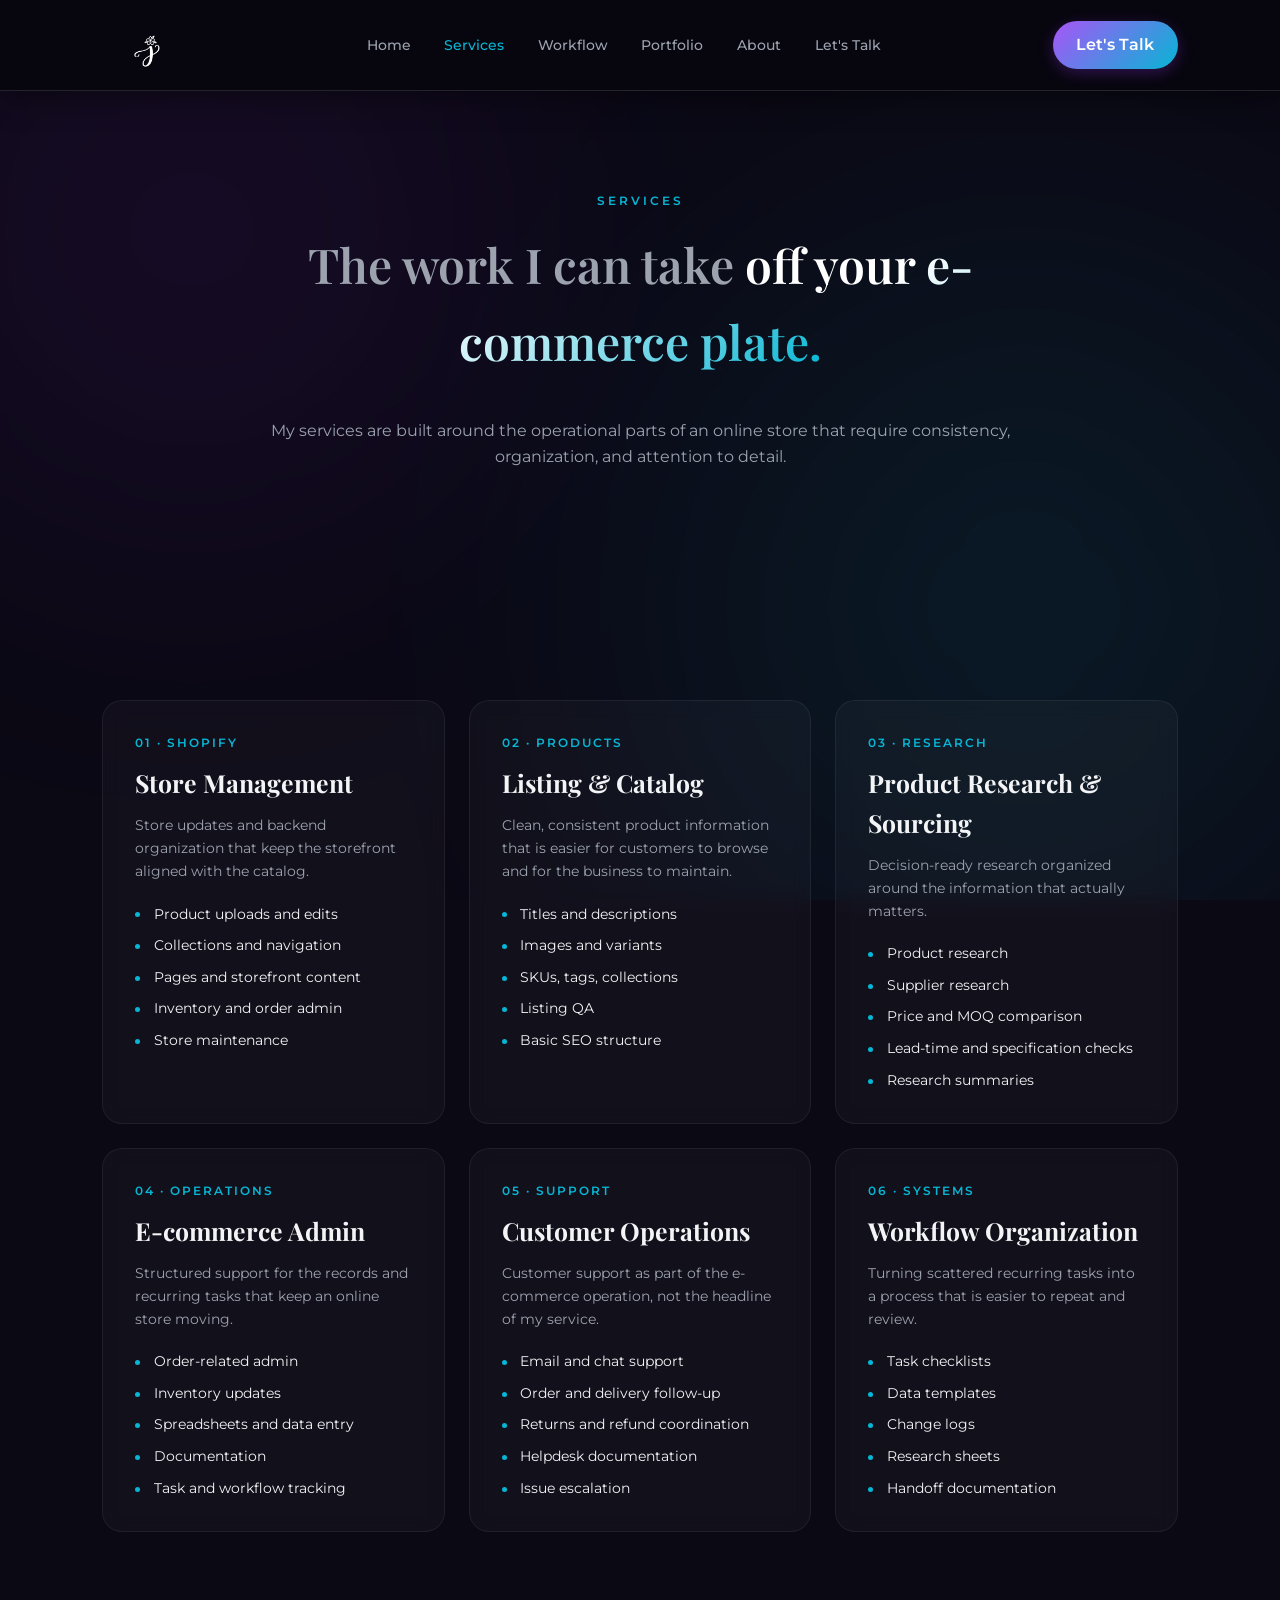
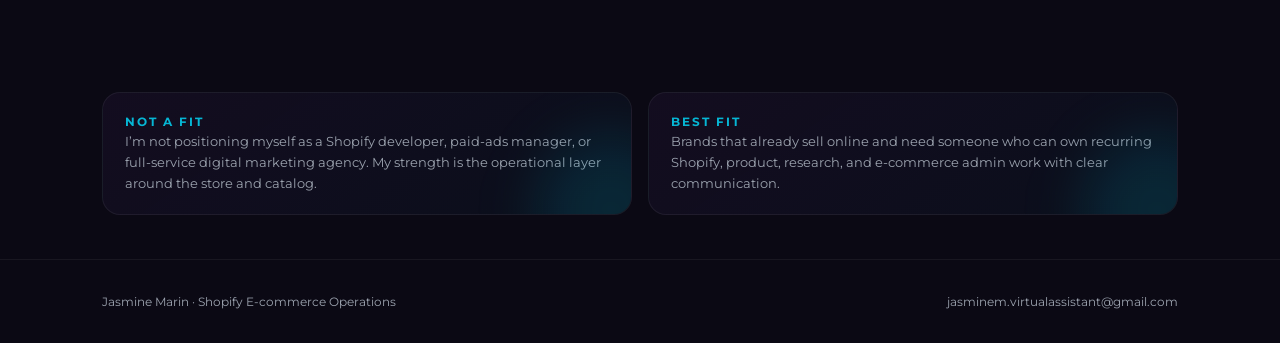
<file: services.html>
<!DOCTYPE html>
<html lang="en">
<head>
<meta charset="UTF-8">
<meta name="viewport" content="width=device-width, initial-scale=1.0">

<title>Jasmine Marin | Shopify E-commerce Operations</title>

<meta name="description" content="Jasmine Marin specializes in Shopify store management, product listings, product research and e-commerce operations.">

<link rel="stylesheet" href="style.css">

<link rel="icon" type="image/png" href="image/jasmine-logo.png">

</head>
<body data-page="services">
<div class="ambient-bg"><div class="blur-blob blob-1"></div><div class="blur-blob blob-2"></div></div>

<header>
    <a href="index.html" class="logo" aria-label="Jasmine Marin home">
        <img src="image/jasmine-logo.png" alt="Jasmine Marin logo" class="logo-img">
    </a>

    <button class="mobile-menu-btn" type="button" aria-label="Open navigation" aria-controls="menu" aria-expanded="false">
        <span></span>
    </button>

    <nav id="menu" aria-label="Primary navigation">
        <a href="index.html" data-page="home">Home</a>
        <a href="services.html" data-page="services">Services</a>
        <a href="workflow.html" data-page="workflow">Workflow</a>
        <a href="portfolio.html" data-page="portfolio">Portfolio</a>
        <a href="about.html" data-page="about">About</a>
        <a href="index.html#contact">Let's Talk</a>
    </nav>

    <a class="btn-header" href="index.html#contact">Let's Talk</a>
</header>


<main>
<section class="page-hero">
    <div class="page-intro reveal">
        <div class="section-tag">Services</div>
        <h1 class="section-title">The work I can take <span class="gradient-text">off your e-commerce plate.</span></h1>
        <p>My services are built around the operational parts of an online store that require consistency, organization, and attention to detail.</p>
    </div>
</section>

<section class="reveal">
    <div class="focus-grid">
        <article class="focus-card"><div class="card-index">01 · SHOPIFY</div><h3>Store Management</h3><p>Store updates and backend organization that keep the storefront aligned with the catalog.</p><ul><li>Product uploads and edits</li><li>Collections and navigation</li><li>Pages and storefront content</li><li>Inventory and order admin</li><li>Store maintenance</li></ul></article>
        <article class="focus-card"><div class="card-index">02 · PRODUCTS</div><h3>Listing & Catalog</h3><p>Clean, consistent product information that is easier for customers to browse and for the business to maintain.</p><ul><li>Titles and descriptions</li><li>Images and variants</li><li>SKUs, tags, collections</li><li>Listing QA</li><li>Basic SEO structure</li></ul></article>
        <article class="focus-card"><div class="card-index">03 · RESEARCH</div><h3>Product Research & Sourcing</h3><p>Decision-ready research organized around the information that actually matters.</p><ul><li>Product research</li><li>Supplier research</li><li>Price and MOQ comparison</li><li>Lead-time and specification checks</li><li>Research summaries</li></ul></article>
        <article class="focus-card"><div class="card-index">04 · OPERATIONS</div><h3>E-commerce Admin</h3><p>Structured support for the records and recurring tasks that keep an online store moving.</p><ul><li>Order-related admin</li><li>Inventory updates</li><li>Spreadsheets and data entry</li><li>Documentation</li><li>Task and workflow tracking</li></ul></article>
        <article class="focus-card"><div class="card-index">05 · SUPPORT</div><h3>Customer Operations</h3><p>Customer support as part of the e-commerce operation, not the headline of my service.</p><ul><li>Email and chat support</li><li>Order and delivery follow-up</li><li>Returns and refund coordination</li><li>Helpdesk documentation</li><li>Issue escalation</li></ul></article>
        <article class="focus-card"><div class="card-index">06 · SYSTEMS</div><h3>Workflow Organization</h3><p>Turning scattered recurring tasks into a process that is easier to repeat and review.</p><ul><li>Task checklists</li><li>Data templates</li><li>Change logs</li><li>Research sheets</li><li>Handoff documentation</li></ul></article>
    </div>
</section>

<section class="reveal">
    <div class="workflow-callout">
        <div class="callout"><h4>Not a fit</h4><p>I’m not positioning myself as a Shopify developer, paid-ads manager, or full-service digital marketing agency. My strength is the operational layer around the store and catalog.</p></div>
        <div class="callout"><h4>Best fit</h4><p>Brands that already sell online and need someone who can own recurring Shopify, product, research, and e-commerce admin work with clear communication.</p></div>
    </div>
</section>
</main>


<footer>
    <span>Jasmine Marin · Shopify E-commerce Operations</span>
    <a href="mailto:jasminem.virtualassistant@gmail.com">jasminem.virtualassistant@gmail.com</a>
</footer>

<script src="script.js"></script>
</body>
</html>
</file>
<file: style.css>
@import url('https://fonts.googleapis.com/css2?family=Montserrat:wght@300;400;500;600&family=Playfair+Display:ital,wght@0,600;1,400&display=swap');

:root{
    --bg-dark:#0b0914;
    --purple-glow:rgba(147,51,234,.15);
    --cyan-glow:rgba(6,182,212,.15);
    --text-main:#f3f4f6;
    --text-muted:#9ca3af;
    --accent-purple:#a855f7;
    --accent-cyan:#06b6d4;
    --glass-bg:rgba(255,255,255,.03);
    --glass-border:rgba(255,255,255,.06);
    --bar-bg:#4f46e5;
    --header-bg:rgba(11,9,20,.72);
}
*{box-sizing:border-box;margin:0;padding:0;scroll-behavior:smooth}
body{
    background:var(--bg-dark);
    color:var(--text-main);
    font-family:'Montserrat',sans-serif;
    overflow-x:hidden;
    line-height:1.6;
}
a{color:inherit}
button,input,textarea{font:inherit}
.ambient-bg{position:fixed;inset:0;z-index:-2;pointer-events:none;overflow:hidden}
.blur-blob{
    position:absolute;border-radius:50%;filter:blur(140px);opacity:.6;
    animation:float-bg 20s infinite alternate ease-in-out;
}
.blob-1{top:-10%;left:-10%;width:50vw;height:50vw;background:var(--purple-glow)}
.blob-2{bottom:-10%;right:-10%;width:60vw;height:60vw;background:var(--cyan-glow);animation-delay:-5s}
@keyframes float-bg{0%{transform:translate(0,0) scale(1)}100%{transform:translate(8%,5%) scale(1.15)}}
body::before{
    content:"";position:fixed;inset:0;
    background-image:radial-gradient(rgba(255,255,255,.015) 1px,transparent 1px);
    background-size:32px 32px;z-index:-1;pointer-events:none;
}

header{
    position:fixed;top:0;width:100%;padding:1.25rem 8%;
    display:flex;justify-content:space-between;align-items:center;
    z-index:200;background:rgba(8,7,15,.96);backdrop-filter:blur(16px);
    border-bottom:1px solid rgba(255,255,255,.12);box-shadow:0 8px 28px rgba(0,0,0,.38);
}
.logo{display:flex;align-items:center;text-decoration:none}
.logo-img{height:50px;width:auto;display:block;filter:brightness(0) invert(1);transition:transform .3s ease}
.logo-img:hover{transform:scale(1.05)}
nav{display:flex;align-items:center;gap:2.1rem}
nav a{
    color:var(--text-muted);text-decoration:none;font-size:.88rem;font-weight:500;
    transition:color .3s;white-space:nowrap
}
nav a:hover,nav a.active{color:var(--accent-cyan)}
.mobile-menu-btn{
    display:none;width:40px;height:40px;border:1px solid rgba(255,255,255,.12);
    border-radius:14px;background:rgba(11,9,20,.75);color:#fff;align-items:center;
    justify-content:center;cursor:pointer;position:relative
}
.mobile-menu-btn span{display:block;width:18px;height:2px;background:#fff;border-radius:999px;position:relative;transition:transform .25s ease,opacity .25s ease}
.mobile-menu-btn span::before,.mobile-menu-btn span::after{
    content:"";position:absolute;width:18px;height:2px;background:#fff;border-radius:999px;left:0;
    transition:transform .25s ease,opacity .25s ease
}
.mobile-menu-btn span::before{transform:translateY(-6px)}
.mobile-menu-btn span::after{transform:translateY(6px)}
.mobile-menu-btn.open span{transform:rotate(45deg)}
.mobile-menu-btn.open span::before{transform:rotate(90deg)}
.mobile-menu-btn.open span::after{opacity:0}

.btn-header,.btn-primary{
    display:inline-flex;align-items:center;justify-content:center;
    background:linear-gradient(135deg,var(--accent-purple),var(--accent-cyan));
    padding:.7rem 1.45rem;border-radius:30px;color:#fff;font-weight:600;
    border:none;cursor:pointer;text-decoration:none;
    box-shadow:0 4px 15px rgba(147,51,234,.3);
    transition:transform .3s,box-shadow .3s
}
.btn-header:hover,.btn-primary:hover{transform:translateY(-2px);box-shadow:0 6px 20px rgba(6,182,212,.4)}
.btn-secondary{
    display:inline-flex;align-items:center;justify-content:center;
    padding:.7rem 1.45rem;border:1px solid var(--glass-border);
    border-radius:30px;color:#fff;text-decoration:none;font-weight:500;
    transition:.3s;background:rgba(255,255,255,.02)
}
.btn-secondary:hover{border-color:var(--accent-cyan);transform:translateY(-2px)}

section{padding:5.5rem 8% 2.75rem;min-height:0;display:flex;flex-direction:column;justify-content:center;scroll-margin-top:88px}
.page-hero{padding-top:10rem;min-height:68vh;padding-bottom:4rem}
.reveal{opacity:0;transform:translateY(35px);transition:opacity .8s cubic-bezier(.21,.6,.35,1),transform .8s cubic-bezier(.21,.6,.35,1)}
.reveal.active{opacity:1;transform:translateY(0)}
.section-tag{text-transform:uppercase;font-size:.75rem;font-weight:600;letter-spacing:3px;color:var(--accent-cyan);margin-bottom:1rem;text-align:center}
.section-title{font-family:'Playfair Display',serif;font-size:3rem;margin-bottom:2.4rem;font-weight:600;text-align:center}
.gradient-text{background:linear-gradient(135deg,#fff 30%,var(--accent-cyan) 100%);-webkit-background-clip:text;background-clip:text;-webkit-text-fill-color:transparent}
.muted{color:var(--text-muted)}

.hero-grid{display:grid;grid-template-columns:1.15fr .85fr;gap:4rem;align-items:center}
.hero-content h2{font-size:1rem;text-transform:uppercase;letter-spacing:4px;color:var(--accent-purple);margin-bottom:1rem}
.hero-content h1{font-family:'Playfair Display',serif;font-size:4rem;line-height:1.08;margin-bottom:1.4rem}
.hero-content .lead{font-size:1.08rem;color:var(--text-muted);max-width:650px;margin-bottom:2rem}
.eyebrow-line{display:flex;flex-wrap:wrap;gap:.6rem;margin-bottom:1.8rem}
.eyebrow-line span{
    border:1px solid var(--glass-border);background:var(--glass-bg);
    padding:.45rem .8rem;border-radius:999px;font-size:.76rem;color:#ddd
}
.hero-actions{display:flex;flex-wrap:wrap;gap:1rem}
.hero-profile-img{width:120%;max-width:520px;height:auto;display:block;object-fit:cover;filter:drop-shadow(0 20px 50px rgba(0,0,0,.7)) grayscale(5%);transition:.5s}
.hero-profile-img:hover{filter:drop-shadow(0 25px 60px rgba(147,51,234,.25)) grayscale(0%);transform:translateY(-5px)}

.proof-grid{display:grid;grid-template-columns:repeat(3,1fr);gap:1.25rem}
.proof-card,.focus-card,.project-card,.process-card,.tool-card,.contact-card{
    background:var(--glass-bg);border:1px solid var(--glass-border);
    border-radius:20px;padding:2rem;backdrop-filter:blur(10px);
    transition:transform .3s,border-color .3s,background .3s
}
.proof-card:hover,.focus-card:hover,.project-card:hover,.process-card:hover,.tool-card:hover,.contact-card:hover{
    transform:translateY(-5px);border-color:rgba(6,182,212,.35)
}
.proof-number{font-family:'Playfair Display',serif;font-size:2.5rem;color:#fff;margin-bottom:.25rem}
.proof-label{color:var(--text-muted);font-size:.84rem;text-transform:uppercase;letter-spacing:1px}

.focus-grid{display:grid;grid-template-columns:repeat(3,1fr);gap:1.5rem}
.focus-card .card-index{color:var(--accent-cyan);font-size:.75rem;letter-spacing:2px;font-weight:600}
.focus-card h3{font-family:'Playfair Display',serif;font-size:1.55rem;margin:.7rem 0}
.focus-card p{color:var(--text-muted);font-size:.9rem}
.focus-card ul{list-style:none;margin-top:1.2rem;display:grid;gap:.6rem}
.focus-card li{font-size:.86rem;padding-left:1.15rem;position:relative}
.focus-card li::before{content:"";position:absolute;left:0;top:.62rem;width:5px;height:5px;background:var(--accent-cyan);border-radius:50%}

.expertise-band{
    display:grid;grid-template-columns:1fr 1.4fr;gap:3rem;align-items:center;
    border-top:1px solid var(--glass-border);border-bottom:1px solid var(--glass-border);
    padding:3rem 0
}
.expertise-band h3{font-family:'Playfair Display',serif;font-size:2.2rem}
.expertise-band p{color:var(--text-muted);max-width:760px}

/* =========================================
   TECHNICAL TOOLBOX
   ========================================= */

.toolbox-section {
  width: 100%;
  padding: 70px 5% 60px;

  background:
    radial-gradient(
      circle at 20% 45%,
      rgba(168, 85, 247, 0.07),
      transparent 38%
    ),
    radial-gradient(
      circle at 80% 45%,
      rgba(6, 182, 212, 0.06),
      transparent 38%
    );
}


/* SECTION HEADING */

.section-heading {
  text-align: center;
  margin-bottom: 48px;
}

.section-heading .eyebrow {
  display: block;
  margin-bottom: 16px;

  color: #06b6d4;

  font-size: 13px;
  font-weight: 700;
  letter-spacing: 3px;
}

.section-heading h2 {
  margin: 0;

  color: #f3f4f6;

  font-family: "Playfair Display", serif;
  font-size: clamp(42px, 4vw, 56px);
  font-weight: 600;
  line-height: 1.1;
}

.section-heading h2 span {
  background: linear-gradient(
    90deg,
    #f3f4f6,
    #a855f7,
    #06b6d4
  );

  -webkit-background-clip: text;
  background-clip: text;
  -webkit-text-fill-color: transparent;
}


/* TOOLBOX GRID */

.toolbox-grid {
  width: 100%;
  max-width: 1600px;

  margin: 0 auto;

  display: grid;
  grid-template-columns: repeat(5, minmax(0, 1fr));

  gap: 24px;
}


/* TOOLBOX CARD */

.toolbox-card {
  min-width: 0;

  padding: 34px 32px 30px;

  border: 1px solid rgba(255, 255, 255, 0.09);
  border-radius: 20px;

  background:
    linear-gradient(
      145deg,
      rgba(168, 85, 247, 0.055),
      rgba(6, 182, 212, 0.025)
    ),
    rgba(255, 255, 255, 0.018);

  box-shadow:
    inset 0 1px 0 rgba(255, 255, 255, 0.025),
    0 12px 35px rgba(0, 0, 0, 0.12);
}


/* CARD TITLE */

.toolbox-card h3 {
  margin: 0 0 22px;
  padding-bottom: 14px;

  border-bottom: 1px solid rgba(255, 255, 255, 0.08);

  color: #06b6d4;

  font-size: 17px;
  font-weight: 700;
  letter-spacing: 1.5px;
  line-height: 1.3;

  white-space: nowrap;
}


/* TOOL ITEMS */

.tool-item {
  min-height: 44px;

  margin-bottom: 12px;
  padding: 0 17px;

  display: flex;
  align-items: center;
  justify-content: space-between;

  border-radius: 10px;

  background: rgba(255, 255, 255, 0.012);

  color: #e5e7eb;

  font-size: 14px;

  transition:
    background 0.2s ease,
    transform 0.2s ease;
}

.tool-item:last-child {
  margin-bottom: 0;
}

.tool-item:hover {
  transform: translateY(-2px);

  background: rgba(168, 85, 247, 0.08);
}


/* ZENDESK BADGE */

.tool-with-badge {
  gap: 10px;
}

.tool-badge {
  flex-shrink: 0;

  padding: 5px 11px;

  border-radius: 999px;

  background: rgba(168, 85, 247, 0.16);

  color: #a855f7;

  font-size: 11px;
  font-weight: 600;
}


/* =========================================
   TABLET
   ========================================= */

@media (max-width: 1200px) {

  .toolbox-grid {
    grid-template-columns: repeat(3, minmax(0, 1fr));
  }

  .toolbox-card h3 {
    white-space: normal;
  }

}


/* =========================================
   MOBILE
   ========================================= */

@media (max-width: 700px) {

  .toolbox-section {
    padding: 55px 20px 45px;
  }

  .section-heading {
    margin-bottom: 32px;
  }

  .section-heading .eyebrow {
    font-size: 11px;
    letter-spacing: 2.5px;
  }

  .section-heading h2 {
    font-size: 38px;
  }

  .toolbox-grid {
    grid-template-columns: repeat(2, minmax(0, 1fr));
    gap: 14px;
  }

  .toolbox-card {
    padding: 24px 18px 20px;
    border-radius: 16px;
  }

  .toolbox-card h3 {
    margin-bottom: 16px;
    padding-bottom: 11px;

    font-size: 13px;
    letter-spacing: 1px;
  }

  .tool-item {
    min-height: 40px;

    margin-bottom: 9px;
    padding: 0 12px;

    font-size: 12px;
  }

  .tool-badge {
    padding: 4px 7px;
    font-size: 9px;
  }

}


/* =========================================
   SMALL PHONES
   ========================================= */

@media (max-width: 430px) {

  .toolbox-grid {
    grid-template-columns: 1fr;
  }

  .toolbox-card h3 {
    font-size: 14px;
  }

  .tool-item {
    font-size: 13px;
  }

}


.page-intro{max-width:820px;margin:0 auto 3rem;text-align:center;color:var(--text-muted)}
.project-stack{display:grid;gap:2.5rem}
.project-card{padding:0;overflow:hidden}
.project-card-inner{display:grid;grid-template-columns:.9fr 1.1fr;min-height:460px}
.project-card.reverse .project-card-inner{grid-template-columns:1.1fr .9fr}
.project-card.reverse .project-copy{order:2}
.project-card.reverse .project-visual{order:1}
.project-copy{padding:3rem;display:flex;flex-direction:column;justify-content:center}
.project-kicker{text-transform:uppercase;letter-spacing:2px;color:var(--accent-cyan);font-size:.72rem;font-weight:600}
.project-copy h3{font-family:'Playfair Display',serif;font-size:2.3rem;margin:.8rem 0 1rem}
.project-copy p{color:var(--text-muted);font-size:.92rem}
.project-copy ul{list-style:none;margin:1.3rem 0 1.7rem;display:grid;gap:.55rem}
.project-copy li{font-size:.84rem;padding-left:1.2rem;position:relative}
.project-copy li::before{content:"✓";position:absolute;left:0;color:var(--accent-cyan)}
.project-meta{display:flex;flex-wrap:wrap;gap:.6rem;margin-top:auto}
.project-meta span{font-size:.72rem;border:1px solid var(--glass-border);padding:.4rem .65rem;border-radius:999px;color:#ddd}
.project-visual{
    min-height:460px;background:#14121f;border-left:1px solid var(--glass-border);
    display:flex;align-items:center;justify-content:center;padding:1rem
}
.project-card.reverse .project-visual{border-left:none;border-right:1px solid var(--glass-border)}
.browser-mockup{width:100%;height:100%;min-height:430px;background:#1e1b29;border:1px solid var(--glass-border);border-radius:16px;overflow:hidden;box-shadow:0 25px 50px rgba(0,0,0,.45);display:flex;flex-direction:column}
.browser-header{background:#14121f;padding:.6rem .9rem;display:flex;gap:.5rem;border-bottom:1px solid var(--glass-border)}
.dot{width:9px;height:9px;border-radius:50%;background:rgba(255,255,255,.15)}
.browser-content{padding:.75rem;display:flex;justify-content:center;align-items:center;flex:1}
.work-video-wrapper {
    width: 100%;
    height: 100%;
    overflow: hidden;
}

.work-video-wrapper iframe {
    width: 100%;
    height: 100%;
    display: block;
    border: 0;
}
.work-sample-video{width:100%;height:100%;display:block;object-fit:contain;background:#000}
.project-video-placeholder{
    min-height:0;padding:1.5rem;display:flex;flex-direction:column;align-items:center;justify-content:center;gap:.65rem;
    border:1px solid var(--glass-border);text-align:center;
    background:radial-gradient(circle at 25% 20%,rgba(6,182,212,.14),transparent 42%),linear-gradient(145deg,#141a20,#0b0914)
}
.placeholder-play{
    width:52px;height:52px;display:grid;place-items:center;padding-left:4px;
    border:1px solid rgba(6,182,212,.55);border-radius:50%;color:var(--accent-cyan);font-size:1.1rem
}
.project-video-placeholder .project-kicker{font-size:.68rem}
.project-video-placeholder p{margin:0;color:var(--text-main);font-weight:600}
.placeholder-note{color:var(--text-muted);font-size:.72rem}
.project-copy .btn-primary{align-self:flex-start;margin-bottom:1.2rem}
.visual-placeholder{
    width:100%;min-height:400px;border:1px solid var(--glass-border);border-radius:14px;
    display:flex;flex-direction:column;justify-content:center;align-items:center;text-align:center;
    padding:2rem;background:
    radial-gradient(circle at 30% 30%,rgba(168,85,247,.14),transparent 40%),
    radial-gradient(circle at 70% 70%,rgba(6,182,212,.12),transparent 45%),
    #11101b
}
.visual-placeholder .small{font-size:.7rem;text-transform:uppercase;letter-spacing:3px;color:var(--accent-cyan)}
.visual-placeholder h4{font-family:'Playfair Display',serif;font-size:2rem;margin:.6rem 0}
.visual-placeholder p{max-width:430px;color:var(--text-muted);font-size:.82rem}

.case-note{
    margin-top:2.5rem;padding:1.25rem 1.5rem;border-left:2px solid var(--accent-cyan);
    background:rgba(255,255,255,.02);color:var(--text-muted);font-size:.84rem
}

.process-grid{display:grid;grid-template-columns:repeat(3,1fr);gap:1rem}
.process-card{position:relative;min-height:0;padding:1.5rem}
.process-no{font-size:.72rem;letter-spacing:2px;color:var(--accent-purple);font-weight:600}
.process-card h3{font-family:'Playfair Display',serif;font-size:1.45rem;margin:.65rem 0}
.process-card p{color:var(--text-muted);font-size:.86rem}
.process-card .deliverable{margin-top:1rem;color:#ddd;font-size:.76rem}
.process-card .deliverable strong{color:var(--accent-cyan);font-weight:500}

.workflow-callout{
    margin-top:1.75rem;display:grid;grid-template-columns:1fr 1fr;gap:1rem
}
.callout{
    position:relative;overflow:hidden;border:1px solid var(--glass-border);background:linear-gradient(145deg,rgba(168,85,247,.055),rgba(6,182,212,.035));border-radius:18px;padding:1.25rem 1.35rem
}
.callout::after{content:"";position:absolute;right:-55px;bottom:-70px;width:150px;height:150px;border-radius:50%;background:var(--cyan-glow);filter:blur(30px);pointer-events:none}
.callout-top{display:flex;align-items:center;gap:.75rem;margin-bottom:.7rem}
.callout-icon{width:34px;height:34px;border:1px solid rgba(6,182,212,.25);border-radius:10px;display:grid;place-items:center;color:var(--accent-cyan);font-size:.9rem;background:rgba(6,182,212,.06);flex:0 0 auto}
.callout h4{color:var(--accent-cyan);font-size:.72rem;text-transform:uppercase;letter-spacing:2px;margin:0}
.callout p{color:var(--text-muted);font-size:.82rem;line-height:1.6;margin:0}
.callout-flow{display:flex;flex-wrap:wrap;align-items:center;gap:.4rem;margin-top:1rem;position:relative;z-index:1}
.callout-flow span{font-size:.68rem;color:#ddd;border:1px solid var(--glass-border);background:rgba(255,255,255,.025);padding:.4rem .55rem;border-radius:999px}
.callout-flow i{font-style:normal;color:var(--accent-purple);font-size:.72rem}

.contact-grid{display:grid;grid-template-columns:.8fr 1.2fr;gap:4rem}
.contact-info-panel{display:grid;gap:1rem}
.contact-card label{font-size:.7rem;text-transform:uppercase;color:var(--accent-cyan);letter-spacing:2px}
.contact-card p{font-size:.95rem;color:#fff;margin-top:.3rem}
form{background:var(--glass-bg);border:1px solid var(--glass-border);padding:2.5rem;border-radius:24px;display:flex;flex-direction:column;gap:1.25rem;backdrop-filter:blur(10px)}
.form-row{display:grid;grid-template-columns:1fr 1fr;gap:1.25rem}
.input-group{display:flex;flex-direction:column;gap:.5rem}
.input-group label{font-size:.78rem;color:var(--text-muted)}
input,textarea,select{
    background:rgba(11,9,20,.5);border:1px solid var(--glass-border);padding:1rem;
    border-radius:12px;color:#fff;font-family:inherit;font-size:.9rem;transition:border-color .3s
}
select{appearance:auto}
input:focus,textarea:focus,select:focus{outline:none;border-color:var(--accent-cyan)}
textarea{resize:vertical}
button[type=submit]{background:linear-gradient(135deg,var(--accent-purple),var(--accent-cyan));color:#fff;border:none;padding:1.1rem;border-radius:12px;font-size:1rem;font-weight:600;cursor:pointer;transition:.3s}
button[type=submit]:hover{transform:translateY(-2px)}

footer{padding:2rem 8%;border-top:1px solid var(--glass-border);display:flex;justify-content:space-between;gap:1rem;color:var(--text-muted);font-size:.75rem}
footer a{text-decoration:none;color:var(--text-muted)}
footer a:hover{color:var(--accent-cyan)}

@media(max-width:1050px){
    header{padding:1rem 4%}
    nav{position:fixed;top:76px;right:16px;width:calc(100% - 32px);max-width:320px;flex-direction:column;align-items:flex-start;padding:1.5rem;border-radius:24px;background:rgba(11,9,20,.96);border:1px solid rgba(255,255,255,.08);box-shadow:0 30px 80px rgba(0,0,0,.35);transform:translateY(-20px) scale(.95);opacity:0;pointer-events:none;transition:.25s;z-index:110}
    nav.open{transform:translateY(0) scale(1);opacity:1;pointer-events:auto}
    nav a{width:100%;padding:.25rem 0}
    .mobile-menu-btn{display:inline-flex}
    header>.btn-header{display:none}
    .hero-grid,.expertise-band,.project-card-inner,.project-card.reverse .project-card-inner,.contact-grid{grid-template-columns:1fr}
    .hero-content h1{font-size:2.9rem}
    .hero-profile-img{width:100%;max-width:480px;margin:auto}
    .proof-grid,.focus-grid,.process-grid{grid-template-columns:1fr 1fr}
    .tools-grid{grid-template-columns:repeat(3,1fr)}
    .project-copy,.project-card.reverse .project-copy{order:1;padding:2rem}
    .project-visual,.project-card.reverse .project-visual{order:2;border:none;border-top:1px solid var(--glass-border);padding:1rem}
}
@media(max-width:650px){
    section{padding:4.75rem 4% 2rem}
    section:first-child{padding-top:8rem}
    .page-hero{padding-top:8.5rem}
    .section-title{font-size:2.25rem}
    .hero-content h1{font-size:2.45rem}
    .hero-actions,.hero-actions .btn-primary,.hero-actions .btn-secondary{width:100%}
    .proof-grid,.focus-grid,.process-grid,.form-row{grid-template-columns:1fr}
    .tools-grid{grid-template-columns:repeat(2,minmax(0,1fr));gap:.75rem}
    .tool-card{padding:1.15rem .9rem}
    .tool-card h3{font-size:.68rem;letter-spacing:1.2px}
    .tool-list span{font-size:.72rem;min-height:36px;padding:.5rem .55rem}
    .project-copy{padding:1.5rem}
    .project-copy h3{font-size:1.9rem}
    .project-visual{min-height:340px}
    .visual-placeholder{min-height:300px}
    .browser-mockup{min-height:320px}
    footer{padding:1.5rem 4%;flex-direction:column}
}

@media(max-width:430px){
    .tools-grid{grid-template-columns:1fr}
    .workflow-callout{grid-template-columns:1fr}
    .callout-flow{gap:.3rem}
    .callout-flow i{display:none}
}
/* =========================================================
   PORTFOLIO CASE STUDIES
   Jasmine Marin | Shopify E-commerce Operations
   ========================================================= */


/* ---------------------------------------------------------
   CASE STUDY INTRO
--------------------------------------------------------- */

.portfolio-case-studies {
    width: min(1200px, 92%);
    margin: 0 auto;
    padding: 112px 0 100px;
}

.case-study-intro {
    max-width: 900px;
    margin: 0 auto 90px;
    text-align: center;
}

.case-study-intro .section-tag {
    margin-bottom: 18px;
}

.case-study-intro .section-title {
    margin-bottom: 28px;
}

.case-study-intro-text {
    max-width: 800px;
    margin: 0 auto 20px;
    font-size: 18px;
    line-height: 1.8;
    opacity: 0.82;
}

.case-study-note {
    max-width: 780px;
    margin: 0 auto;
    padding: 18px 22px;
    border-left: 2px solid currentColor;
    text-align: left;
    font-size: 14px;
    line-height: 1.7;
    opacity: 0.68;
}


/* ---------------------------------------------------------
   MAIN CASE STUDY
--------------------------------------------------------- */

.case-study {
    position: relative;
}

.case-study-header {
    margin-bottom: 35px;
}

.case-study-header[id] {
    scroll-margin-top: 100px;
}

.case-study-number {
    display: inline-block;
    margin-bottom: 14px;
    font-size: 12px;
    font-weight: 700;
    letter-spacing: 0.16em;
    text-transform: uppercase;
    opacity: 0.6;
}

.case-study-status {
    display: inline-flex;
    align-items: center;
    width: fit-content;
    margin-left: 12px;
    padding: 6px 11px;
    border: 1px solid rgba(128, 128, 128, 0.3);
    border-radius: 999px;
    font-size: 11px;
    letter-spacing: 0.05em;
    text-transform: uppercase;
    opacity: 0.7;
}

.case-study-header h2 {
    margin: 0;
    font-size: clamp(42px, 6vw, 76px);
    line-height: 0.98;
    letter-spacing: -0.04em;
}

.case-study-subtitle {
    max-width: 720px;
    margin-top: 20px;
    font-size: 19px;
    line-height: 1.6;
    opacity: 0.72;
}


/* ---------------------------------------------------------
   PROJECT SNAPSHOT
--------------------------------------------------------- */

.case-study-snapshot {
    display: grid;
    grid-template-columns: repeat(4, 1fr);
    gap: 1px;
    margin-bottom: 70px;
    border: 1px solid rgba(128, 128, 128, 0.2);
    background: rgba(128, 128, 128, 0.2);
    overflow: hidden;
    border-radius: 16px;
}

.snapshot-item {
    padding: 24px;
    background: rgba(255, 255, 255, 0.025);
}

.snapshot-item span {
    display: block;
    margin-bottom: 9px;
    font-size: 11px;
    font-weight: 700;
    letter-spacing: 0.12em;
    text-transform: uppercase;
    opacity: 0.55;
}

.snapshot-item strong {
    display: block;
    font-size: 14px;
    line-height: 1.5;
}


/* ---------------------------------------------------------
   FEATURE SECTIONS
--------------------------------------------------------- */

.case-study-feature {
    display: grid;
    grid-template-columns: minmax(0, 1.1fr) minmax(0, 0.9fr);
    gap: 70px;
    align-items: center;
    margin-bottom: 110px;
}

.case-study-feature.reverse {
    grid-template-columns: minmax(0, 0.9fr) minmax(0, 1.1fr);
}

.case-study-feature.reverse .case-study-feature-content {
    order: 1;
}

.case-study-feature.reverse .case-study-image {
    order: 2;
}

.case-study-feature-content {
    max-width: 620px;
}

.case-study-feature-content h3 {
    margin: 0 0 20px;
    font-size: clamp(28px, 3.2vw, 44px);
    line-height: 1.1;
    letter-spacing: -0.025em;
}

.case-study-feature-content > p {
    margin: 0 0 18px;
    font-size: 16px;
    line-height: 1.8;
    opacity: 0.78;
}


/* ---------------------------------------------------------
   CASE STUDY IMAGES
--------------------------------------------------------- */

.case-study-image {
    position: relative;
    overflow: hidden;
    border: 1px solid rgba(128, 128, 128, 0.22);
    border-radius: 20px;
    background: rgba(128, 128, 128, 0.05);
}

.case-study-image a {
    display: block;
}

.case-study-image img {
    display: block;
    width: 100%;
    height: auto;
    transition: transform 0.5s ease;
}

.case-study-image:hover img {
    transform: scale(1.025);
}

.case-study-single-image {
    margin-top: 40px;
    overflow: hidden;
    border: 1px solid rgba(128, 128, 128, 0.22);
    border-radius: 20px;
}

.case-study-single-image a {
    display: block;
}

.case-study-single-image img {
    display: block;
    width: 100%;
    height: auto;
}


/* ---------------------------------------------------------
   CASE LIST
--------------------------------------------------------- */

.case-list {
    display: grid;
    gap: 0;
    margin-top: 30px;
    border-top: 1px solid rgba(128, 128, 128, 0.2);
}

.case-list > div {
    padding: 17px 0;
    border-bottom: 1px solid rgba(128, 128, 128, 0.2);
}

.case-list strong {
    display: block;
    margin-bottom: 5px;
    font-size: 14px;
}

.case-list span {
    display: block;
    font-size: 13px;
    line-height: 1.65;
    opacity: 0.68;
}


/* ---------------------------------------------------------
   GENERAL CASE STUDY SECTIONS
--------------------------------------------------------- */

.case-study-section {
    margin-bottom: 110px;
}

.case-study-section > h3 {
    max-width: 900px;
    margin: 0 0 20px;
    font-size: clamp(30px, 4vw, 48px);
    line-height: 1.08;
    letter-spacing: -0.03em;
}

.case-study-section > p {
    max-width: 850px;
    margin: 0 0 30px;
    font-size: 16px;
    line-height: 1.8;
    opacity: 0.76;
}


/* ---------------------------------------------------------
   DARK CASE STUDY SECTIONS
--------------------------------------------------------- */

.case-study-dark {
    padding: 70px;
    border: 1px solid rgba(128, 128, 128, 0.2);
    border-radius: 26px;
    background: rgba(0, 0, 0, 0.08);
}


/* ---------------------------------------------------------
   STRATEGY GRID
--------------------------------------------------------- */

.strategy-grid {
    display: grid;
    grid-template-columns: repeat(2, 1fr);
    gap: 18px;
    margin-top: 40px;
}

.strategy-card {
    position: relative;
    padding: 30px;
    border: 1px solid rgba(128, 128, 128, 0.2);
    border-radius: 18px;
    background: rgba(255, 255, 255, 0.025);
    transition:
        transform 0.3s ease,
        border-color 0.3s ease,
        background 0.3s ease;
}

.strategy-card:hover {
    transform: translateY(-4px);
    border-color: rgba(128, 128, 128, 0.45);
    background: rgba(255, 255, 255, 0.045);
}

.strategy-number {
    display: inline-flex;
    align-items: center;
    justify-content: center;
    width: 34px;
    height: 34px;
    margin-bottom: 20px;
    border: 1px solid rgba(128, 128, 128, 0.3);
    border-radius: 50%;
    font-size: 11px;
    font-weight: 700;
}

.strategy-card h4 {
    margin: 0 0 10px;
    font-size: 18px;
}

.strategy-card p {
    margin: 0;
    font-size: 14px;
    line-height: 1.7;
    opacity: 0.7;
}


/* ---------------------------------------------------------
   CATALOG GRID
--------------------------------------------------------- */

.catalog-grid {
    display: grid;
    grid-template-columns: repeat(3, 1fr);
    gap: 15px;
    margin-top: 40px;
}

.catalog-item {
    padding: 25px;
    border: 1px solid rgba(128, 128, 128, 0.2);
    border-radius: 16px;
    background: rgba(255, 255, 255, 0.025);
}

.catalog-item strong {
    display: block;
    margin-bottom: 10px;
    font-size: 15px;
}

.catalog-item p {
    margin: 0;
    font-size: 13px;
    line-height: 1.7;
    opacity: 0.68;
}


/* ---------------------------------------------------------
   CUSTOM PAGES
--------------------------------------------------------- */

.custom-pages-grid {
    display: grid;
    grid-template-columns: repeat(4, 1fr);
    gap: 16px;
    margin-top: 40px;
}

.custom-page-card {
    padding: 25px;
    border: 1px solid rgba(128, 128, 128, 0.2);
    border-radius: 17px;
    background: rgba(255, 255, 255, 0.025);
}

.custom-page-card h4 {
    margin: 0 0 10px;
    font-size: 17px;
}

.custom-page-card p {
    margin: 0;
    font-size: 13px;
    line-height: 1.7;
    opacity: 0.68;
}


/* ---------------------------------------------------------
   SCREENSHOT GALLERY
--------------------------------------------------------- */

.case-screenshot-grid {
    columns: 3;
    column-gap: 16px;
    margin-top: 28px;
}

.case-screenshot-grid figure {
    display: inline-block;
    width: 100%;
    margin: 0 0 16px;
    overflow: hidden;
    break-inside: avoid;
    border: 1px solid rgba(128, 128, 128, 0.2);
    border-radius: 12px;
    background: rgba(128, 128, 128, 0.04);
}

.case-screenshot-grid figure a {
    display: block;
    overflow: hidden;
}

.case-screenshot-grid img {
    display: block;
    width: 100%;
    height: auto;
    transition: transform 0.45s ease;
}

.case-screenshot-grid figure:hover img {
    transform: scale(1.035);
}

.case-screenshot-grid figcaption {
    min-height: 42px;
    padding: 10px 13px;
    display: flex;
    align-items: center;
    font-size: 12px;
    line-height: 1.4;
    opacity: 0.8;
}


/* ---------------------------------------------------------
   DEMONSTRATED SKILLS
--------------------------------------------------------- */

.case-study-results {
    padding: 55px;
    border: 1px solid rgba(128, 128, 128, 0.2);
    border-radius: 24px;
    background: rgba(128, 128, 128, 0.04);
}

.demonstrated-grid {
    display: flex;
    flex-wrap: wrap;
    gap: 10px;
    margin-top: 35px;
}

.demonstrated-grid span {
    padding: 11px 15px;
    border: 1px solid rgba(128, 128, 128, 0.25);
    border-radius: 999px;
    font-size: 12px;
    line-height: 1.3;
    opacity: 0.78;
}


/* ---------------------------------------------------------
   TAXONOMY FLOW
--------------------------------------------------------- */

.taxonomy-flow {
    margin-top: 45px;
}

.taxonomy-level {
    display: flex;
    align-items: flex-start;
    gap: 30px;
}

.taxonomy-label {
    flex: 0 0 145px;
    padding-top: 10px;
    font-size: 10px;
    font-weight: 700;
    letter-spacing: 0.13em;
    opacity: 0.55;
}

.taxonomy-items {
    display: flex;
    flex-wrap: wrap;
    gap: 9px;
}

.taxonomy-items span {
    padding: 10px 14px;
    border: 1px solid rgba(128, 128, 128, 0.25);
    border-radius: 999px;
    font-size: 12px;
}

.taxonomy-arrow {
    margin: 13px 0 13px 172px;
    opacity: 0.45;
}

.taxonomy-note {
    margin-top: 35px !important;
    font-size: 13px !important;
}


/* ---------------------------------------------------------
   FILTER LIST
--------------------------------------------------------- */

.filter-list {
    margin-top: 30px;
    border-top: 1px solid rgba(128, 128, 128, 0.2);
}

.filter-list > div {
    padding: 16px 0;
    border-bottom: 1px solid rgba(128, 128, 128, 0.2);
}

.filter-list strong {
    display: block;
    margin-bottom: 4px;
    font-size: 14px;
}

.filter-list span {
    font-size: 13px;
    line-height: 1.5;
    opacity: 0.65;
}


/* ---------------------------------------------------------
   COLLECTION PATH
--------------------------------------------------------- */

.collection-path {
    display: flex;
    flex-wrap: wrap;
    align-items: center;
    gap: 10px;
    margin: 35px 0;
    padding: 25px;
    border: 1px solid rgba(128, 128, 128, 0.2);
    border-radius: 16px;
    font-size: 13px;
    line-height: 1.6;
}

.collection-path span:not(:nth-child(even)) {
    opacity: 0.78;
}

.collection-path span:nth-child(even) {
    opacity: 0.35;
}


/* ---------------------------------------------------------
   CUSTOMER EXPERIENCE
--------------------------------------------------------- */

.customer-experience-grid {
    display: grid;
    grid-template-columns: repeat(2, 1fr);
    gap: 25px;
    margin-top: 40px;
}

.experience-card {
    padding: 25px;
    border: 1px solid rgba(128, 128, 128, 0.2);
    border-radius: 20px;
    background: rgba(128, 128, 128, 0.04);
}

.experience-card h4 {
    margin: 0 0 10px;
    font-size: 20px;
}

.experience-card > p {
    margin: 0 0 22px;
    font-size: 13px;
    line-height: 1.7;
    opacity: 0.68;
}

.experience-card a {
    display: block;
    overflow: hidden;
    border-radius: 14px;
}

.experience-card img {
    display: block;
    width: 100%;
    height: auto;
    transition: transform 0.45s ease;
}

.experience-card a:hover img {
    transform: scale(1.025);
}


/* ---------------------------------------------------------
   CASE STUDY DIVIDER
--------------------------------------------------------- */

.case-study-divider {
    width: 100%;
    height: 1px;
    margin: 120px 0;
    background: rgba(128, 128, 128, 0.25);
}


/* ---------------------------------------------------------
   OVERALL APPROACH
--------------------------------------------------------- */

.overall-approach {
    padding: 70px;
    border: 1px solid rgba(128, 128, 128, 0.2);
    border-radius: 28px;
    background: rgba(128, 128, 128, 0.04);
}

.overall-approach h2 {
    max-width: 850px;
    margin: 0 0 20px;
    font-size: clamp(34px, 5vw, 58px);
    line-height: 1.05;
    letter-spacing: -0.035em;
}

.overall-approach-lead {
    max-width: 800px;
    margin-bottom: 50px !important;
    font-size: 17px !important;
}


/* ---------------------------------------------------------
   APPROACH FLOW
--------------------------------------------------------- */

.approach-flow {
    display: grid;
    grid-template-columns: repeat(3, 1fr);
    gap: 20px;
}

.approach-step {
    position: relative;
    padding: 25px;
    border-top: 1px solid rgba(128, 128, 128, 0.3);
}

.approach-step > span {
    display: block;
    margin-bottom: 17px;
    font-size: 11px;
    font-weight: 700;
    letter-spacing: 0.1em;
    opacity: 0.5;
}

.approach-step h4 {
    margin: 0 0 8px;
    font-size: 18px;
}

.approach-step p {
    margin: 0;
    font-size: 13px;
    line-height: 1.7;
    opacity: 0.67;
}


/* ---------------------------------------------------------
   FINAL CTA
--------------------------------------------------------- */

.case-study-cta {
    margin-top: 110px;
    padding: 80px 50px;
    text-align: center;
    border: 1px solid rgba(128, 128, 128, 0.2);
    border-radius: 28px;
    background: rgba(128, 128, 128, 0.04);
}

.case-study-cta h2 {
    max-width: 850px;
    margin: 0 auto 20px;
    font-size: clamp(32px, 5vw, 58px);
    line-height: 1.06;
    letter-spacing: -0.035em;
}

.case-study-cta p {
    max-width: 700px;
    margin: 0 auto 30px;
    font-size: 16px;
    line-height: 1.75;
    opacity: 0.72;
}

.case-study-cta .hero-actions {
    justify-content: center;
}


/* ---------------------------------------------------------
   PORTFOLIO REVEAL
--------------------------------------------------------- */

.portfolio-case-studies .reveal {
    opacity: 0;
    transform: translateY(25px);
    transition:
        opacity 0.7s ease,
        transform 0.7s ease;
}

.portfolio-case-studies .reveal.visible {
    opacity: 1;
    transform: translateY(0);
}


/* ---------------------------------------------------------
   RESPONSIVE TABLET
--------------------------------------------------------- */

@media (max-width: 1000px) {

    .case-study-snapshot {
        grid-template-columns: repeat(2, 1fr);
    }

    .case-study-feature,
    .case-study-feature.reverse {
        grid-template-columns: 1fr;
        gap: 40px;
    }

    .case-study-feature.reverse .case-study-feature-content,
    .case-study-feature.reverse .case-study-image {
        order: initial;
    }

    .catalog-grid {
        grid-template-columns: repeat(2, 1fr);
    }

    .custom-pages-grid {
        grid-template-columns: repeat(2, 1fr);
    }

    .case-screenshot-grid {
        column-count: 2;
    }

    .approach-flow {
        grid-template-columns: repeat(2, 1fr);
    }

}


/* ---------------------------------------------------------
   RESPONSIVE MOBILE
--------------------------------------------------------- */

@media (max-width: 700px) {

    .portfolio-case-studies {
        width: min(92%, 100%);
        padding: 92px 0 70px;
    }

    section.portfolio-case-studies:first-child {
        padding-top: 92px;
    }

    .case-screenshot-grid {
        column-count: 1;
        column-gap: 0;
    }

    .case-study-intro {
        margin-bottom: 60px;
    }

    .case-study-intro-text {
        font-size: 15px;
        line-height: 1.7;
    }

    .case-study-note {
        font-size: 12px;
    }

    .case-study-header h2 {
        font-size: 42px;
    }

    .case-study-subtitle {
        font-size: 16px;
    }

    .case-study-number {
        display: block;
        margin-bottom: 8px;
    }

    .case-study-status {
        margin-left: 0;
        margin-bottom: 15px;
    }

    .case-study-snapshot {
        grid-template-columns: 1fr;
        margin-bottom: 55px;
    }

    .snapshot-item {
        padding: 19px;
    }

    .case-study-feature {
        margin-bottom: 75px;
    }

    .case-study-feature-content h3,
    .case-study-section > h3 {
        font-size: 30px;
    }

    .case-study-dark {
        padding: 30px 22px;
        border-radius: 20px;
    }

    .strategy-grid {
        grid-template-columns: 1fr;
    }

    .catalog-grid {
        grid-template-columns: 1fr;
    }

    .custom-pages-grid {
        grid-template-columns: 1fr;
    }

    .case-screenshot-grid {
        grid-template-columns: 1fr;
        gap: 16px;
    }

    .case-study-results {
        padding: 30px 22px;
    }

    .demonstrated-grid {
        gap: 8px;
    }

    .demonstrated-grid span {
        padding: 9px 12px;
        font-size: 11px;
    }

    .taxonomy-level {
        display: block;
    }

    .taxonomy-label {
        display: block;
        margin-bottom: 12px;
    }

    .taxonomy-arrow {
        margin: 15px 0;
        text-align: center;
    }

    .taxonomy-items span {
        font-size: 11px;
    }

    .collection-path {
        gap: 7px;
        padding: 18px;
        font-size: 11px;
    }

    .customer-experience-grid {
        grid-template-columns: 1fr;
    }

    .overall-approach {
        padding: 35px 23px;
    }

    .overall-approach h2 {
        font-size: 36px;
    }

    .approach-flow {
        grid-template-columns: 1fr;
        gap: 10px;
    }

    .approach-step {
        padding: 20px 0;
    }

    .case-study-divider {
        margin: 75px 0;
    }

    .case-study-cta {
        margin-top: 70px;
        padding: 55px 22px;
    }

    .case-study-cta h2 {
        font-size: 34px;
    }

}


/* ---------------------------------------------------------
   VERY SMALL MOBILE
--------------------------------------------------------- */

@media (max-width: 420px) {

    .case-study-header h2 {
        font-size: 36px;
    }

    .case-study-feature-content h3,
    .case-study-section > h3 {
        font-size: 27px;
    }

    .case-study-dark {
        padding: 25px 17px;
    }

    .case-study-results {
        padding: 25px 17px;
    }

    .overall-approach {
        padding: 28px 18px;
    }

    .case-study-cta {
        padding: 45px 18px;
    }

}

.resume-entry-actions {
    justify-content: center;
    margin-top: 1.5rem;
}

.resume-page {
    display: block;
    width: min(1040px, 92%);
    margin: 0 auto;
    padding: 112px 0 72px;
}

.resume-toolbar {
    max-width: 900px;
    margin: 0 auto 18px;
    display: flex;
    justify-content: space-between;
    gap: 12px;
}

.resume-document {
    max-width: 900px;
    margin: 0 auto;
    padding: 48px 56px;
    border: 1px solid var(--glass-border);
    border-radius: 12px;
    background: rgba(11, 9, 20, 0.82);
    box-shadow: 0 24px 64px rgba(0, 0, 0, 0.24);
}

.resume-document-header {
    padding-bottom: 28px;
    border-bottom: 1px solid var(--glass-border);
}

.resume-eyebrow,
.resume-role,
.resume-links,
.resume-contact {
    margin: 0;
}

.resume-eyebrow {
    color: var(--accent-cyan);
    font-size: 0.72rem;
    font-weight: 600;
    text-transform: uppercase;
}

.resume-document-header h1 {
    margin: 8px 0 4px;
    font-family: 'Playfair Display', serif;
    font-size: 2.75rem;
}

.resume-role {
    color: var(--text-muted);
    font-size: 1.05rem;
}

.resume-contact,
.resume-links {
    display: flex;
    flex-wrap: wrap;
    gap: 8px 18px;
    margin-top: 16px;
    font-size: 0.82rem;
}

.resume-contact a,
.resume-links a {
    color: var(--text-main);
    text-decoration-color: rgba(6, 182, 212, 0.5);
    text-underline-offset: 3px;
}

.resume-block {
    padding: 23px 0;
    border-bottom: 1px solid var(--glass-border);
}

.resume-block:last-child {
    border-bottom: 0;
}

.resume-block h2 {
    margin: 0 0 13px;
    color: var(--accent-cyan);
    font-size: 0.78rem;
    font-weight: 700;
    text-transform: uppercase;
}

.resume-block p {
    margin: 0;
    color: #d1d5db;
    font-size: 0.88rem;
    line-height: 1.75;
}

.resume-columns {
    display: grid;
    grid-template-columns: repeat(2, minmax(0, 1fr));
    gap: 24px;
}

.resume-group h3,
.resume-job h3,
.resume-education h3 {
    margin: 0 0 6px;
    font-size: 0.95rem;
}

.resume-group ul,
.resume-job ul {
    margin: 0;
    padding-left: 18px;
    color: #d1d5db;
    font-size: 0.82rem;
    line-height: 1.75;
}

.resume-job + .resume-job,
.resume-education + .resume-education {
    margin-top: 20px;
}

.resume-job-heading {
    display: flex;
    flex-wrap: wrap;
    justify-content: space-between;
    gap: 4px 16px;
    margin-bottom: 8px;
}

.resume-job-heading p,
.resume-education p {
    color: var(--text-muted);
    font-size: 0.8rem;
}

.resume-job-heading p {
    margin: 0;
}

.resume-details {
    display: grid;
    grid-template-columns: repeat(2, minmax(0, 1fr));
    gap: 12px 24px;
    margin: 0;
}

.resume-details div {
    min-width: 0;
}

.resume-details dt {
    color: var(--text-muted);
    font-size: 0.74rem;
}

.resume-details dd {
    margin: 2px 0 0;
    font-size: 0.84rem;
}

@media (max-width: 700px) {
    .resume-page {
        width: 92%;
        padding-top: 92px;
    }

    .resume-document {
        padding: 30px 22px;
    }

    .resume-document-header h1 {
        font-size: 2.2rem;
    }

    .resume-columns,
    .resume-details {
        grid-template-columns: 1fr;
    }

    .resume-toolbar > a,
    .resume-toolbar > button {
        flex: 1;
        padding-right: 0.75rem;
        padding-left: 0.75rem;
    }
}

@media print {
    @page {
        size: A4;
        margin: 14mm;
    }

    body {
        background: #fff !important;
        color: #111 !important;
        font-family: Arial, sans-serif;
    }

    body::before,
    .ambient-bg,
    body > header,
    body > footer,
    .resume-toolbar {
        display: none !important;
    }

    .resume-page {
        width: 100%;
        margin: 0;
        padding: 0;
    }

    .resume-document {
        max-width: none;
        margin: 0;
        padding: 0;
        border: 0;
        border-radius: 0;
        background: #fff;
        box-shadow: none;
        color: #111;
    }

    .resume-block,
    .resume-job,
    .resume-education,
    .resume-group {
        break-inside: avoid;
    }

    .resume-eyebrow,
    .resume-block h2 {
        color: #111;
    }

    .resume-role,
    .resume-block p,
    .resume-group ul,
    .resume-job ul,
    .resume-job-heading p,
    .resume-education p,
    .resume-details dt,
    .resume-details dd,
    .resume-contact a,
    .resume-links a {
        color: #222;
    }
}
</file>
